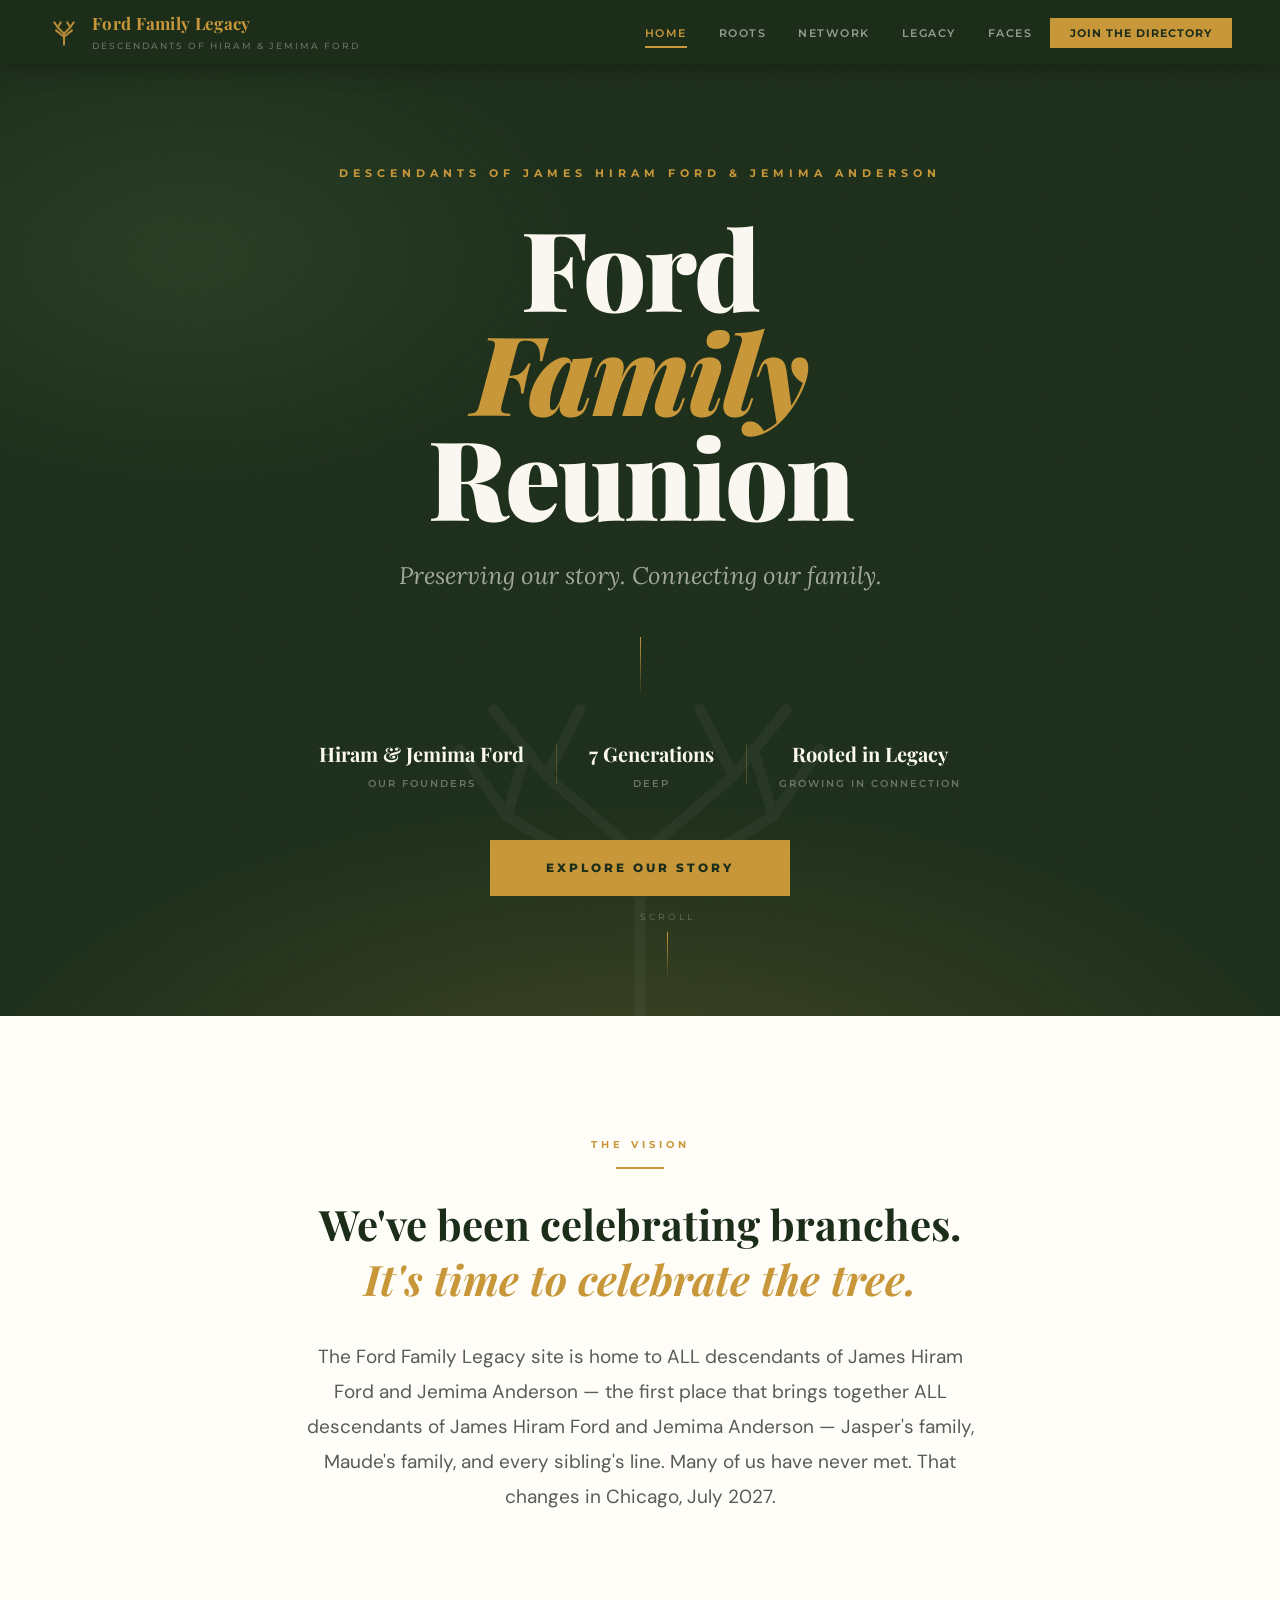
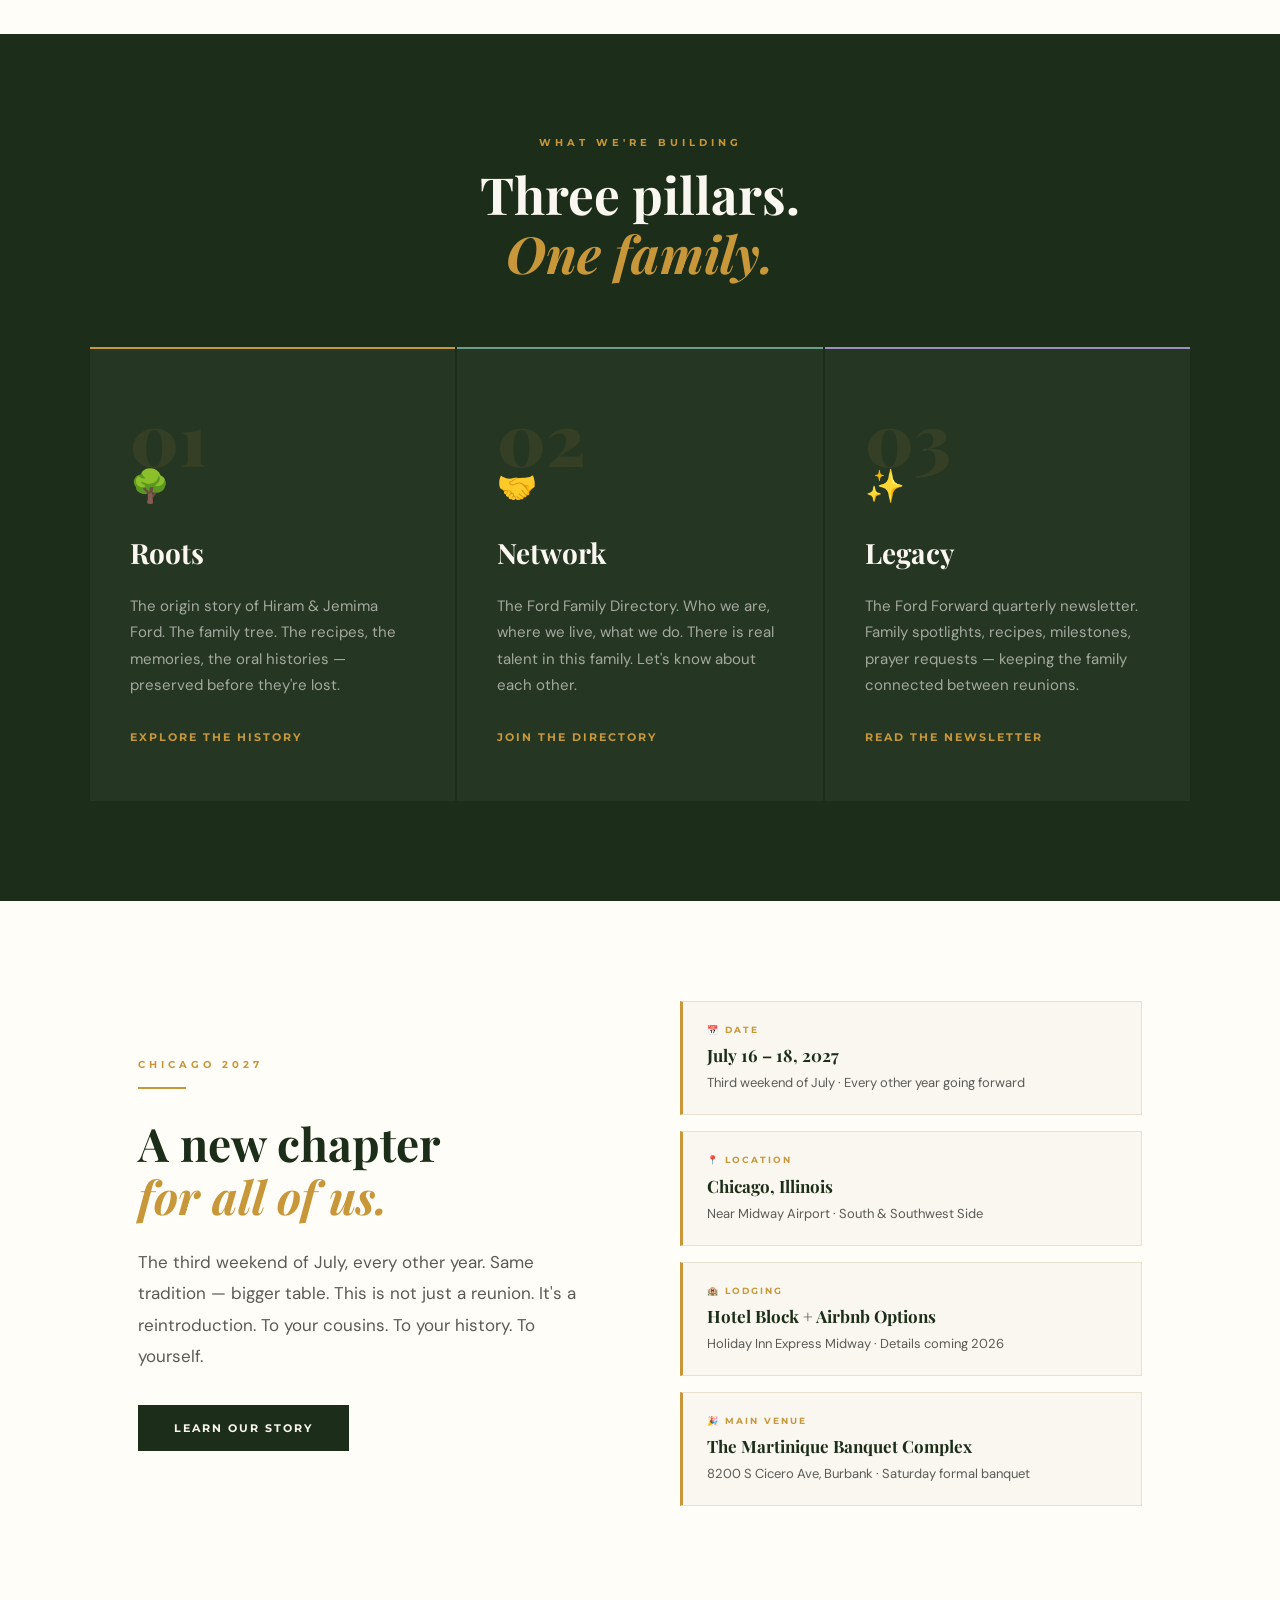
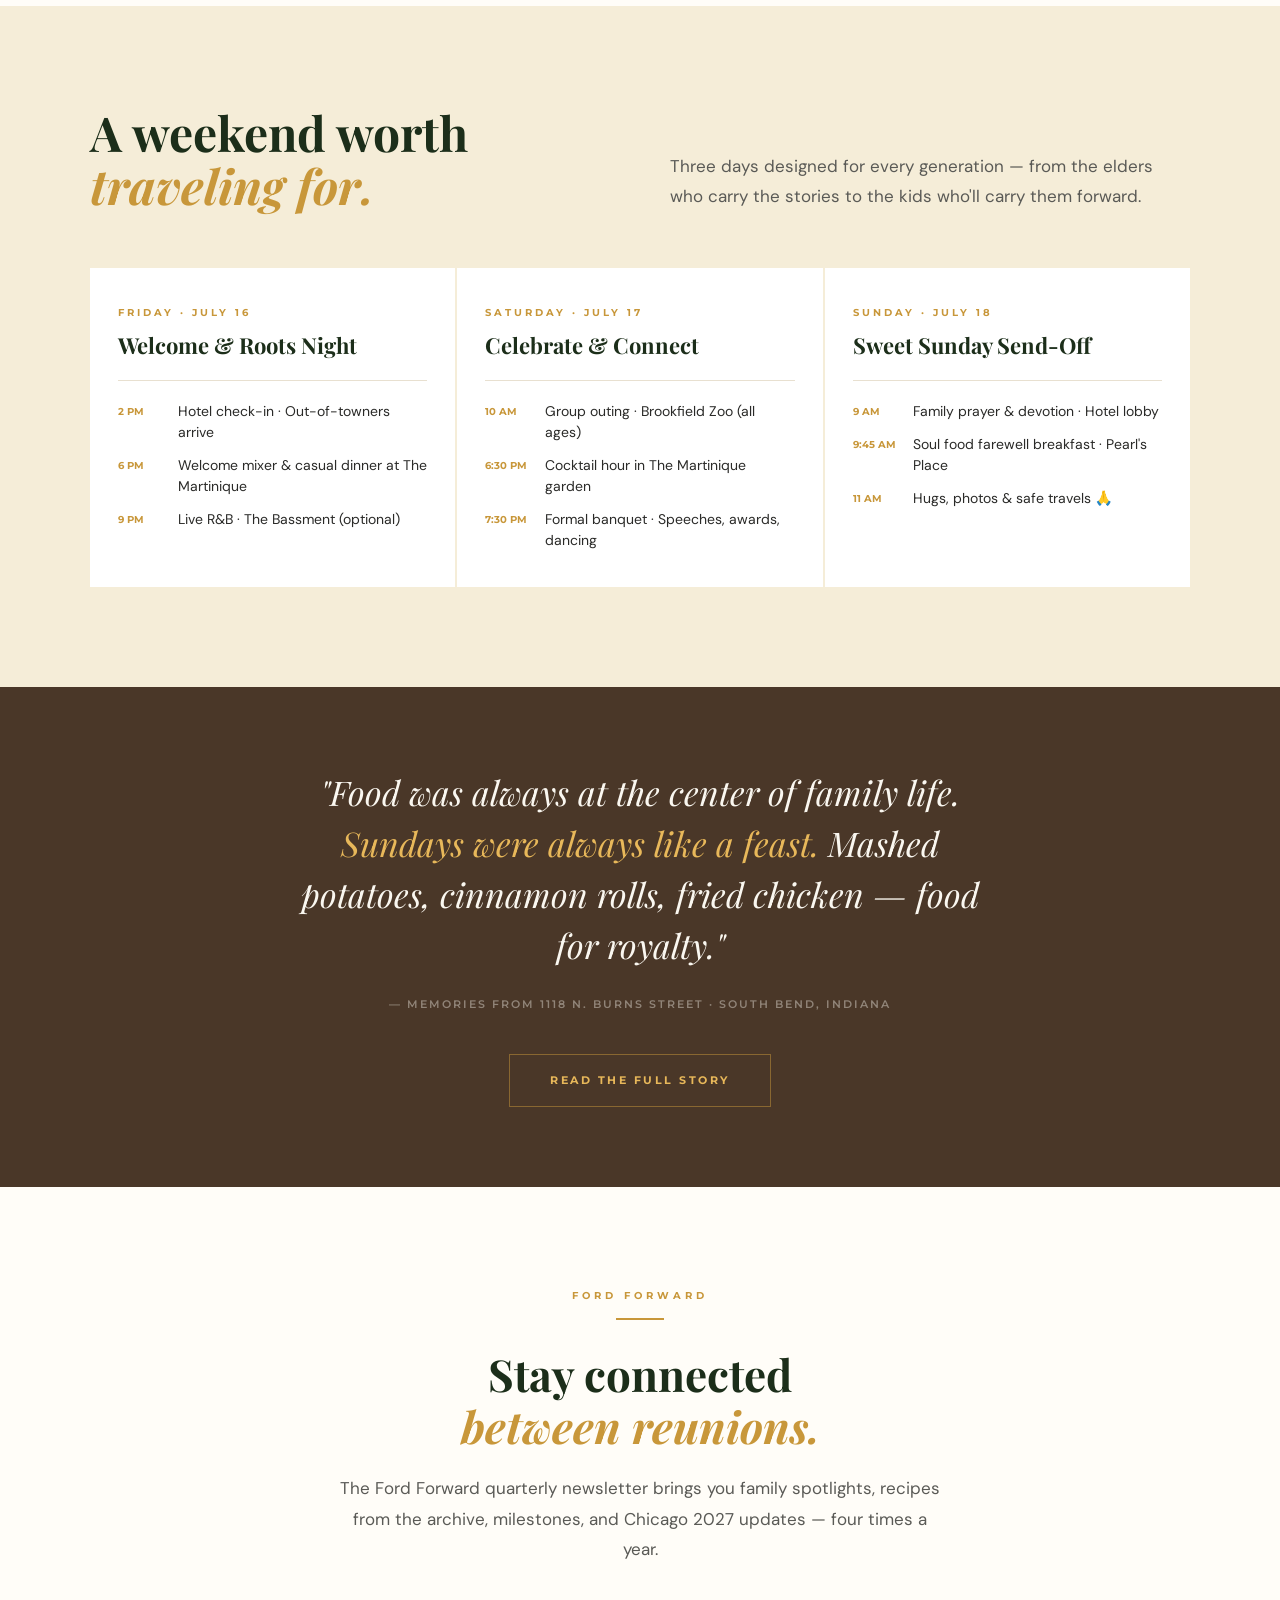
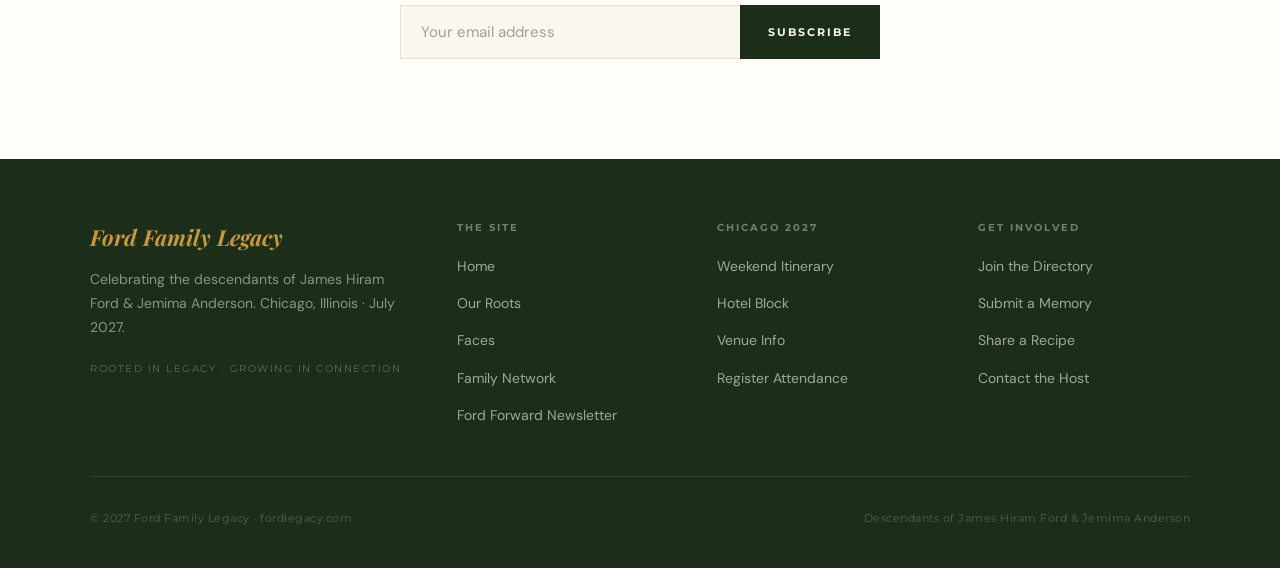
<file: index.html>
<!DOCTYPE html>
<html lang="en">
<head>
<meta charset="UTF-8">
<meta name="viewport" content="width=device-width, initial-scale=1.0">
<title>Ford Family Legacy</title>
<link rel="stylesheet" href="shared.css">
<style>
  /* ── HERO ── */
  .hero {
    background: var(--forest);
    min-height: 100vh;
    display: flex;
    flex-direction: column;
    justify-content: center;
    align-items: center;
    text-align: center;
    padding: 100px 40px 120px;
    position: relative;
    overflow: hidden;
  }

  .hero-bg {
    position: absolute;
    inset: 0;
    background:
      radial-gradient(ellipse 80% 50% at 50% 110%, rgba(200,151,58,0.2) 0%, transparent 65%),
      radial-gradient(ellipse 50% 40% at 15% 20%, rgba(61,92,53,0.35) 0%, transparent 60%),
      radial-gradient(ellipse 40% 40% at 85% 15%, rgba(28,46,26,0.7) 0%, transparent 60%);
  }

  /* Subtle grain */
  .hero-grain {
    position: absolute;
    inset: 0;
    opacity: 0.03;
    background-image: url("data:image/svg+xml,%3Csvg viewBox='0 0 256 256' xmlns='http://www.w3.org/2000/svg'%3E%3Cfilter id='noise'%3E%3CfeTurbulence type='fractalNoise' baseFrequency='0.9' numOctaves='4' stitchTiles='stitch'/%3E%3C/filter%3E%3Crect width='100%25' height='100%25' filter='url(%23noise)'/%3E%3C/svg%3E");
    background-size: 200px;
  }

  .hero-tree {
    position: absolute;
    bottom: 0;
    left: 50%;
    transform: translateX(-50%);
    width: 600px;
    height: 400px;
    opacity: 0.04;
  }

  .hero-content { position: relative; z-index: 2; max-width: 860px; }

  .hero-eyebrow {
    font-family: 'Montserrat', sans-serif;
    font-size: 11px;
    font-weight: 700;
    letter-spacing: 5px;
    text-transform: uppercase;
    color: var(--gold);
    margin-bottom: 32px;
    opacity: 0;
    animation: fadeUp 0.8s ease forwards 0.3s;
  }

  .hero-title {
    font-family: 'Playfair Display', serif;
    font-size: clamp(56px, 9vw, 110px);
    font-weight: 900;
    color: var(--cream);
    line-height: 0.95;
    letter-spacing: -2px;
    opacity: 0;
    animation: fadeUp 0.9s ease forwards 0.5s;
  }

  .hero-title .gold { color: var(--gold); }
  .hero-title .italic { font-style: italic; }

  .hero-tagline {
    font-family: 'Lora', serif;
    font-size: clamp(18px, 2.5vw, 24px);
    font-style: italic;
    color: rgba(250,247,240,0.6);
    margin-top: 28px;
    opacity: 0;
    animation: fadeUp 0.8s ease forwards 0.7s;
  }

  .hero-divider {
    width: 1px;
    height: 60px;
    background: linear-gradient(to bottom, var(--gold), transparent);
    margin: 40px auto;
    opacity: 0;
    animation: fadeUp 0.8s ease forwards 0.9s;
  }

  .hero-details {
    display: flex;
    align-items: center;
    justify-content: center;
    gap: 32px;
    opacity: 0;
    animation: fadeUp 0.8s ease forwards 1.0s;
  }

  .hero-detail {
    text-align: center;
  }

  .hero-detail-val {
    font-family: 'Playfair Display', serif;
    font-size: 20px;
    font-weight: 700;
    color: var(--cream);
  }

  .hero-detail-label {
    font-family: 'Montserrat', sans-serif;
    font-size: 10px;
    font-weight: 600;
    letter-spacing: 2px;
    text-transform: uppercase;
    color: rgba(250,247,240,0.35);
    margin-top: 4px;
  }

  .hero-detail-sep {
    width: 1px;
    height: 40px;
    background: rgba(200,151,58,0.3);
  }

  .hero-cta {
    display: inline-block;
    margin-top: 48px;
    padding: 18px 56px;
    background: var(--gold);
    color: var(--forest);
    font-family: 'Montserrat', sans-serif;
    font-size: 12px;
    font-weight: 800;
    letter-spacing: 3px;
    text-transform: uppercase;
    text-decoration: none;
    transition: background 0.2s, transform 0.15s;
    opacity: 0;
    animation: fadeUp 0.8s ease forwards 1.1s;
  }

  .hero-cta:hover {
    background: var(--gold-light);
    transform: translateY(-3px);
  }

  .scroll-indicator {
    position: absolute;
    bottom: 36px;
    left: 50%;
    transform: translateX(-50%);
    display: flex;
    flex-direction: column;
    align-items: center;
    gap: 8px;
    opacity: 0;
    animation: fadeUp 0.8s ease forwards 1.3s;
  }

  .scroll-indicator span {
    font-family: 'Montserrat', sans-serif;
    font-size: 9px;
    letter-spacing: 3px;
    text-transform: uppercase;
    color: rgba(250,247,240,0.3);
  }

  .scroll-line {
    width: 1px;
    height: 48px;
    background: linear-gradient(to bottom, var(--gold), transparent);
    animation: scrollBounce 2s ease-in-out infinite 1.5s;
  }

  /* ── STATEMENT ── */
  .statement {
    padding: 120px 48px;
    max-width: 820px;
    margin: 0 auto;
    text-align: center;
  }

  .statement-text {
    font-family: 'Playfair Display', serif;
    font-size: clamp(26px, 4vw, 42px);
    font-weight: 700;
    color: var(--forest);
    line-height: 1.3;
    margin-bottom: 32px;
  }

  .statement-text em { color: var(--gold); font-style: italic; }

  .statement-body {
    font-size: 19px;
    line-height: 1.85;
    color: var(--mid);
    max-width: 680px;
    margin: 0 auto;
  }

  /* ── THREE PILLARS ── */
  .pillars {
    background: var(--forest);
    padding: 100px 48px;
  }

  .pillars-inner { max-width: 1100px; margin: 0 auto; }

  .pillars-header {
    text-align: center;
    margin-bottom: 64px;
  }

  .pillars-title {
    font-family: 'Playfair Display', serif;
    font-size: clamp(32px, 4vw, 52px);
    font-weight: 700;
    color: var(--cream);
    line-height: 1.15;
  }

  .pillars-title em { color: var(--gold); font-style: italic; }

  .pillars-grid {
    display: grid;
    grid-template-columns: repeat(3, 1fr);
    gap: 2px;
  }

  .pillar-card {
    background: rgba(255,255,255,0.04);
    padding: 52px 40px;
    text-decoration: none;
    display: block;
    transition: background 0.3s;
    border-top: 2px solid transparent;
    position: relative;
    overflow: hidden;
  }

  .pillar-card::after {
    content: '→';
    position: absolute;
    bottom: 28px;
    right: 32px;
    font-size: 20px;
    color: var(--gold);
    opacity: 0;
    transform: translateX(-8px);
    transition: all 0.3s;
  }

  .pillar-card:hover {
    background: rgba(255,255,255,0.08);
  }

  .pillar-card:hover::after {
    opacity: 1;
    transform: translateX(0);
  }

  .pillar-card.roots { border-top-color: var(--gold); }
  .pillar-card.network { border-top-color: #6B9E8A; }
  .pillar-card.legacy { border-top-color: #9B8EC4; }

  .pillar-num {
    font-family: 'Playfair Display', serif;
    font-size: 72px;
    font-weight: 900;
    color: rgba(200,151,58,0.1);
    line-height: 1;
    margin-bottom: -14px;
  }

  .pillar-icon {
    font-size: 32px;
    margin-bottom: 16px;
    display: block;
  }

  .pillar-name {
    font-family: 'Playfair Display', serif;
    font-size: 28px;
    font-weight: 700;
    color: var(--cream);
    margin-bottom: 16px;
  }

  .pillar-desc {
    font-size: 15px;
    line-height: 1.75;
    color: rgba(250,247,240,0.6);
    margin-bottom: 24px;
  }

  .pillar-link {
    font-family: 'Montserrat', sans-serif;
    font-size: 11px;
    font-weight: 700;
    letter-spacing: 2px;
    text-transform: uppercase;
    color: var(--gold);
  }

  /* ── REUNION INFO ── */
  .reunion-section {
    padding: 100px 48px;
    max-width: 1100px;
    margin: 0 auto;
    display: grid;
    grid-template-columns: 1fr 1fr;
    gap: 80px;
    align-items: center;
  }

  .reunion-text {}

  .reunion-title {
    font-family: 'Playfair Display', serif;
    font-size: clamp(32px, 4vw, 48px);
    font-weight: 700;
    color: var(--forest);
    line-height: 1.15;
    margin-bottom: 28px;
  }

  .reunion-title em { color: var(--gold); font-style: italic; }

  .reunion-body {
    font-size: 17px;
    line-height: 1.85;
    color: var(--mid);
    margin-bottom: 20px;
  }

  .reunion-info-cards {
    display: flex;
    flex-direction: column;
    gap: 16px;
  }

  .info-card {
    background: var(--cream);
    border: 1px solid var(--light-border);
    border-left: 3px solid var(--gold);
    padding: 20px 24px;
  }

  .info-card-label {
    font-family: 'Montserrat', sans-serif;
    font-size: 9px;
    font-weight: 700;
    letter-spacing: 2px;
    text-transform: uppercase;
    color: var(--gold);
    margin-bottom: 4px;
  }

  .info-card-value {
    font-family: 'Playfair Display', serif;
    font-size: 17px;
    font-weight: 700;
    color: var(--forest);
  }

  .info-card-detail {
    font-size: 13px;
    color: var(--mid);
    margin-top: 2px;
  }

  /* ── WEEKEND PREVIEW ── */
  .weekend {
    background: var(--parchment);
    padding: 100px 48px;
  }

  .weekend-inner { max-width: 1100px; margin: 0 auto; }

  .weekend-header {
    display: grid;
    grid-template-columns: 1fr 1fr;
    gap: 60px;
    align-items: end;
    margin-bottom: 56px;
  }

  .weekend-title {
    font-family: 'Playfair Display', serif;
    font-size: clamp(30px, 4vw, 48px);
    font-weight: 700;
    color: var(--forest);
    line-height: 1.1;
  }

  .weekend-title em { color: var(--gold); font-style: italic; }

  .weekend-intro {
    font-size: 17px;
    color: var(--mid);
    line-height: 1.8;
    padding-top: 12px;
  }

  .days-grid {
    display: grid;
    grid-template-columns: repeat(3, 1fr);
    gap: 2px;
  }

  .day-card {
    background: white;
    padding: 36px 28px;
  }

  .day-label {
    font-family: 'Montserrat', sans-serif;
    font-size: 10px;
    font-weight: 700;
    letter-spacing: 3px;
    text-transform: uppercase;
    color: var(--gold);
    margin-bottom: 6px;
  }

  .day-name {
    font-family: 'Playfair Display', serif;
    font-size: 22px;
    font-weight: 700;
    color: var(--forest);
    margin-bottom: 20px;
    padding-bottom: 16px;
    border-bottom: 1px solid var(--light-border);
  }

  .day-events {
    list-style: none;
    display: flex;
    flex-direction: column;
    gap: 12px;
  }

  .day-event {
    display: flex;
    gap: 12px;
    align-items: flex-start;
  }

  .day-event-time {
    font-family: 'Montserrat', sans-serif;
    font-size: 10px;
    font-weight: 700;
    color: var(--gold);
    white-space: nowrap;
    padding-top: 2px;
    min-width: 48px;
  }

  .day-event-name {
    font-size: 14px;
    color: var(--charcoal);
    line-height: 1.5;
  }

  /* ── FAMILY HISTORY TEASER ── */
  .history-teaser {
    background: var(--bark);
    padding: 80px 48px;
    text-align: center;
  }

  .history-teaser-inner { max-width: 700px; margin: 0 auto; }

  .history-quote {
    font-family: 'Playfair Display', serif;
    font-size: clamp(22px, 3vw, 34px);
    font-weight: 400;
    font-style: italic;
    color: var(--cream);
    line-height: 1.5;
    margin-bottom: 24px;
  }

  .history-quote span { color: var(--gold-light); }

  .history-attr {
    font-family: 'Montserrat', sans-serif;
    font-size: 11px;
    font-weight: 600;
    letter-spacing: 2px;
    text-transform: uppercase;
    color: rgba(250,247,240,0.4);
    margin-bottom: 40px;
  }

  .history-cta {
    display: inline-block;
    padding: 16px 40px;
    border: 1.5px solid rgba(200,151,58,0.5);
    color: var(--gold-light);
    font-family: 'Montserrat', sans-serif;
    font-size: 11px;
    font-weight: 700;
    letter-spacing: 2.5px;
    text-transform: uppercase;
    text-decoration: none;
    transition: all 0.2s;
  }

  .history-cta:hover {
    background: var(--gold);
    border-color: var(--gold);
    color: var(--forest);
  }

  /* ── NEWSLETTER SIGNUP ── */
  .newsletter-signup {
    padding: 100px 48px;
    max-width: 700px;
    margin: 0 auto;
    text-align: center;
  }

  .signup-title {
    font-family: 'Playfair Display', serif;
    font-size: clamp(28px, 4vw, 44px);
    font-weight: 700;
    color: var(--forest);
    line-height: 1.2;
    margin-bottom: 20px;
  }

  .signup-title em { color: var(--gold); font-style: italic; }

  .signup-body {
    font-size: 17px;
    color: var(--mid);
    line-height: 1.8;
    margin-bottom: 40px;
  }

  .signup-form {
    display: flex;
    gap: 0;
    max-width: 480px;
    margin: 0 auto;
  }

  .signup-input {
    flex: 1;
    padding: 16px 20px;
    border: 1.5px solid var(--light-border);
    border-right: none;
    font-family: 'DM Sans', sans-serif;
    font-size: 15px;
    color: var(--charcoal);
    background: var(--cream);
    outline: none;
    transition: border-color 0.2s;
  }

  .signup-input:focus { border-color: var(--gold); }
  .signup-input::placeholder { color: #A0A09A; }

  .signup-btn {
    padding: 16px 28px;
    background: var(--forest);
    color: var(--cream);
    font-family: 'Montserrat', sans-serif;
    font-size: 11px;
    font-weight: 700;
    letter-spacing: 2px;
    text-transform: uppercase;
    border: none;
    cursor: pointer;
    white-space: nowrap;
    transition: background 0.2s;
  }

  .signup-btn:hover { background: var(--gold); color: var(--forest); }

  /* ── ANIMATIONS ── */
  @keyframes fadeUp {
    from { opacity: 0; transform: translateY(20px); }
    to { opacity: 1; transform: translateY(0); }
  }

  @keyframes scrollBounce {
    0%, 100% { opacity: 0.3; transform: scaleY(0.8); }
    50% { opacity: 1; transform: scaleY(1); }
  }

  /* ── RESPONSIVE ── */
  @media (max-width: 900px) {
    .pillars-grid { grid-template-columns: 1fr; gap: 2px; }
    .reunion-section { grid-template-columns: 1fr; gap: 48px; padding: 60px 24px; }
    .weekend-header { grid-template-columns: 1fr; gap: 20px; }
    .days-grid { grid-template-columns: 1fr; }
    .statement { padding: 80px 24px; }
    .pillars { padding: 80px 24px; }
    .weekend { padding: 80px 24px; }
    .history-teaser { padding: 60px 24px; }
    .newsletter-signup { padding: 80px 24px; }
    .signup-form { flex-direction: column; }
    .signup-input { border-right: 1.5px solid var(--light-border); border-bottom: none; }
  }
</style>
</head>
<body>

<!-- NAV -->
<nav class="site-nav">
  <a href="index.html" class="nav-brand">
    <svg class="nav-brand-tree" viewBox="0 0 40 40" fill="none" xmlns="http://www.w3.org/2000/svg">
      <path d="M20 36 L20 22 M20 22 L12 14 M20 22 L28 14 M20 26 L10 18 M20 26 L30 18 M12 14 L8 8 M12 14 L16 8 M28 14 L24 8 M28 14 L32 8" stroke="#C8973A" stroke-width="2.5" stroke-linecap="round"/>
    </svg>
    <div>
      <span class="nav-brand-text">Ford Family Legacy</span>
      <span class="nav-brand-sub">Descendants of Hiram &amp; Jemima Ford</span>
    </div>
  </a>
    <ul class="nav-links">
    <li><a href="index.html" class="active">Home</a></li>
    <li><a href="roots.html">Roots</a></li>
    <li><a href="network.html">Network</a></li>
    <li><a href="newsletter.html">Legacy</a></li>
    <li><a href="faces.html">Faces</a></li>
    <li><a href="network.html" class="nav-cta">Join the Directory</a></li>
  </ul>  <button class="nav-mobile-toggle" onclick="toggleMobileNav()">
    <span></span><span></span><span></span>
  </button>
</nav>

<!-- HERO -->
<section class="hero">
  <div class="hero-bg"></div>
  <div class="hero-grain"></div>
  <svg class="hero-tree" viewBox="0 0 400 300" xmlns="http://www.w3.org/2000/svg">
    <path d="M200 300 L200 180 M200 180 L130 120 M200 180 L270 120 M200 210 L100 150 M200 210 L300 150 M130 120 L90 70 M130 120 L155 70 M270 120 L245 70 M270 120 L310 70 M100 150 L65 100 M100 150 L115 100 M300 150 L285 100 M300 150 L335 100" stroke="white" stroke-width="8" fill="none" stroke-linecap="round"/>
  </svg>
  <div class="hero-content">
    <p class="hero-eyebrow">Descendants of James Hiram Ford & Jemima Anderson</p>
    <h1 class="hero-title">
      Ford<br>
      <span class="gold italic">Family</span><br>
      Reunion
    </h1>
    <p class="hero-tagline">Preserving our story. Connecting our family.</p>
    <div class="hero-divider"></div>
    <div class="hero-details">
      <div class="hero-detail">
        <div class="hero-detail-val">Hiram &amp; Jemima Ford</div>
        <div class="hero-detail-label">Our Founders</div>
      </div>
      <div class="hero-detail-sep"></div>
      <div class="hero-detail">
        <div class="hero-detail-val">7 Generations</div>
        <div class="hero-detail-label">Deep</div>
      </div>
      <div class="hero-detail-sep"></div>
      <div class="hero-detail">
        <div class="hero-detail-val">Rooted in Legacy</div>
        <div class="hero-detail-label">Growing in Connection</div>
      </div>
    </div>
    <a href="roots.html" class="hero-cta">Explore Our Story</a>
  </div>
  <div class="scroll-indicator">
    <span>Scroll</span>
    <div class="scroll-line"></div>
  </div>
</section>

<!-- STATEMENT -->
<section class="statement">
  <div class="reveal">
    <p class="section-label" style="text-align:center; display:block;">The Vision</p>
    <div class="gold-rule center"></div>
    <h2 class="statement-text">We've been celebrating branches.<br><em>It's time to celebrate the tree.</em></h2>
    <p class="statement-body">The Ford Family Legacy site is home to ALL descendants of James Hiram Ford and Jemima Anderson — the first place that brings together ALL descendants of James Hiram Ford and Jemima Anderson — Jasper's family, Maude's family, and every sibling's line. Many of us have never met. That changes in Chicago, July 2027.</p>
  </div>
</section>

<!-- THREE PILLARS -->
<section class="pillars">
  <div class="pillars-inner">
    <div class="pillars-header reveal">
      <span class="section-label" style="display:block; text-align:center;">What We're Building</span>
      <h2 class="pillars-title">Three pillars.<br><em>One family.</em></h2>
    </div>
    <div class="pillars-grid">
      <a href="roots.html" class="pillar-card roots reveal reveal-d1">
        <div class="pillar-num">01</div>
        <span class="pillar-icon">🌳</span>
        <h3 class="pillar-name">Roots</h3>
        <p class="pillar-desc">The origin story of Hiram & Jemima Ford. The family tree. The recipes, the memories, the oral histories — preserved before they're lost.</p>
        <span class="pillar-link">Explore the History</span>
      </a>
      <a href="network.html" class="pillar-card network reveal reveal-d2">
        <div class="pillar-num">02</div>
        <span class="pillar-icon">🤝</span>
        <h3 class="pillar-name">Network</h3>
        <p class="pillar-desc">The Ford Family Directory. Who we are, where we live, what we do. There is real talent in this family. Let's know about each other.</p>
        <span class="pillar-link">Join the Directory</span>
      </a>
      <a href="newsletter.html" class="pillar-card legacy reveal reveal-d3">
        <div class="pillar-num">03</div>
        <span class="pillar-icon">✨</span>
        <h3 class="pillar-name">Legacy</h3>
        <p class="pillar-desc">The Ford Forward quarterly newsletter. Family spotlights, recipes, milestones, prayer requests — keeping the family connected between reunions.</p>
        <span class="pillar-link">Read the Newsletter</span>
      </a>
    </div>
  </div>
</section>

<!-- REUNION INFO -->
<section style="padding: 100px 48px; max-width: 1100px; margin: 0 auto; display: grid; grid-template-columns: 1fr 1fr; gap: 80px; align-items: center;">
  <div class="reveal">
    <span class="section-label">Chicago 2027</span>
    <div class="gold-rule"></div>
    <h2 style="font-family: 'Playfair Display', serif; font-size: clamp(30px, 4vw, 46px); font-weight: 700; color: var(--forest); line-height: 1.15; margin-bottom: 24px;">A new chapter<br><em style="color: var(--gold); font-style: italic;">for all of us.</em></h2>
    <p style="font-size: 17px; line-height: 1.85; color: var(--mid); margin-bottom: 20px;">The third weekend of July, every other year. Same tradition — bigger table. This is not just a reunion. It's a reintroduction. To your cousins. To your history. To yourself.</p>
    <a href="roots.html" style="display:inline-block; margin-top:12px; padding: 14px 36px; background: var(--forest); color: var(--cream); font-family: 'Montserrat', sans-serif; font-size: 11px; font-weight: 700; letter-spacing: 2px; text-transform: uppercase; text-decoration: none; transition: background 0.2s;" onmouseover="this.style.background='var(--gold)'; this.style.color='var(--forest)'" onmouseout="this.style.background='var(--forest)'; this.style.color='var(--cream)'">Learn Our Story</a>
  </div>
  <div style="display: flex; flex-direction: column; gap: 16px;" class="reveal reveal-d2">
    <div class="info-card">
      <div class="info-card-label">📅 Date</div>
      <div class="info-card-value">July 16 – 18, 2027</div>
      <div class="info-card-detail">Third weekend of July · Every other year going forward</div>
    </div>
    <div class="info-card">
      <div class="info-card-label">📍 Location</div>
      <div class="info-card-value">Chicago, Illinois</div>
      <div class="info-card-detail">Near Midway Airport · South & Southwest Side</div>
    </div>
    <div class="info-card">
      <div class="info-card-label">🏨 Lodging</div>
      <div class="info-card-value">Hotel Block + Airbnb Options</div>
      <div class="info-card-detail">Holiday Inn Express Midway · Details coming 2026</div>
    </div>
    <div class="info-card">
      <div class="info-card-label">🎉 Main Venue</div>
      <div class="info-card-value">The Martinique Banquet Complex</div>
      <div class="info-card-detail">8200 S Cicero Ave, Burbank · Saturday formal banquet</div>
    </div>
  </div>
</section>

<!-- WEEKEND PREVIEW -->
<section class="weekend">
  <div class="weekend-inner">
    <div class="weekend-header reveal">
      <h2 class="weekend-title">A weekend worth<br><em>traveling for.</em></h2>
      <p class="weekend-intro">Three days designed for every generation — from the elders who carry the stories to the kids who'll carry them forward.</p>
    </div>
    <div class="days-grid">
      <div class="day-card reveal reveal-d1">
        <div class="day-label">Friday · July 16</div>
        <div class="day-name">Welcome & Roots Night</div>
        <ul class="day-events">
          <li class="day-event"><span class="day-event-time">2 PM</span><span class="day-event-name">Hotel check-in · Out-of-towners arrive</span></li>
          <li class="day-event"><span class="day-event-time">6 PM</span><span class="day-event-name">Welcome mixer & casual dinner at The Martinique</span></li>
          <li class="day-event"><span class="day-event-time">9 PM</span><span class="day-event-name">Live R&B · The Bassment (optional)</span></li>
        </ul>
      </div>
      <div class="day-card reveal reveal-d2">
        <div class="day-label">Saturday · July 17</div>
        <div class="day-name">Celebrate & Connect</div>
        <ul class="day-events">
          <li class="day-event"><span class="day-event-time">10 AM</span><span class="day-event-name">Group outing · Brookfield Zoo (all ages)</span></li>
          <li class="day-event"><span class="day-event-time">6:30 PM</span><span class="day-event-name">Cocktail hour in The Martinique garden</span></li>
          <li class="day-event"><span class="day-event-time">7:30 PM</span><span class="day-event-name">Formal banquet · Speeches, awards, dancing</span></li>
        </ul>
      </div>
      <div class="day-card reveal reveal-d3">
        <div class="day-label">Sunday · July 18</div>
        <div class="day-name">Sweet Sunday Send-Off</div>
        <ul class="day-events">
          <li class="day-event"><span class="day-event-time">9 AM</span><span class="day-event-name">Family prayer & devotion · Hotel lobby</span></li>
          <li class="day-event"><span class="day-event-time">9:45 AM</span><span class="day-event-name">Soul food farewell breakfast · Pearl's Place</span></li>
          <li class="day-event"><span class="day-event-time">11 AM</span><span class="day-event-name">Hugs, photos & safe travels 🙏</span></li>
        </ul>
      </div>
    </div>
  </div>
</section>

<!-- FAMILY HISTORY QUOTE TEASER -->
<section class="history-teaser">
  <div class="history-teaser-inner reveal">
    <p class="history-quote">"Food was always at the center of family life. <span>Sundays were always like a feast.</span> Mashed potatoes, cinnamon rolls, fried chicken — food for royalty."</p>
    <p class="history-attr">— Memories from 1118 N. Burns Street · South Bend, Indiana</p>
    <a href="roots.html" class="history-cta">Read the Full Story</a>
  </div>
</section>

<!-- NEWSLETTER SIGNUP -->
<section class="newsletter-signup">
  <div class="reveal">
    <span class="section-label" style="display:block; text-align:center;">Ford Forward</span>
    <div class="gold-rule center"></div>
    <h2 class="signup-title">Stay connected<br><em>between reunions.</em></h2>
    <p class="signup-body">The Ford Forward quarterly newsletter brings you family spotlights, recipes from the archive, milestones, and Chicago 2027 updates — four times a year.</p>
    <form class="signup-form" onsubmit="handleSignup(event)">
      <input type="email" class="signup-input" placeholder="Your email address" required>
      <button type="submit" class="signup-btn">Subscribe</button>
    </form>
  </div>
</section>

<!-- FOOTER -->
<footer class="site-footer">
  <div class="footer-grid">
    <div>
      <div class="footer-brand-name">Ford Family Legacy</div>
      <p class="footer-brand-desc">Celebrating the descendants of James Hiram Ford & Jemima Anderson. Chicago, Illinois · July 2027.</p>
      <p style="font-family: 'Montserrat', sans-serif; font-size: 10px; letter-spacing: 1.5px; text-transform: uppercase; color: rgba(250,247,240,0.3);">Rooted in Legacy · Growing in Connection</p>
    </div>
    <div>
      <p class="footer-col-title">The Site</p>
      <ul class="footer-links">
        <li><a href="index.html">Home</a></li>
        <li><a href="roots.html">Our Roots</a></li>
        <li><a href="faces.html">Faces</a></li>
        <li><a href="network.html">Family Network</a></li>
        <li><a href="newsletter.html">Ford Forward Newsletter</a></li>
      </ul>
    </div>
    <div>
      <p class="footer-col-title">Chicago 2027</p>
      <ul class="footer-links">
        <li><a href="#">Weekend Itinerary</a></li>
        <li><a href="#">Hotel Block</a></li>
        <li><a href="#">Venue Info</a></li>
        <li><a href="#">Register Attendance</a></li>
      </ul>
    </div>
    <div>
      <p class="footer-col-title">Get Involved</p>
      <ul class="footer-links">
        <li><a href="network.html">Join the Directory</a></li>
        <li><a href="roots.html">Submit a Memory</a></li>
        <li><a href="roots.html">Share a Recipe</a></li>
        <li><a href="#">Contact the Host</a></li>
      </ul>
    </div>
  </div>
  <div class="footer-bottom">
    <span class="footer-copy">© 2027 Ford Family Legacy · fordlegacy.com</span>
    <span class="footer-copy">Descendants of James Hiram Ford & Jemima Anderson</span>
  </div>
</footer>

<script>
  // Scroll reveal
  const reveals = document.querySelectorAll('.reveal');
  const obs = new IntersectionObserver(entries => {
    entries.forEach(e => { if (e.isIntersecting) e.target.classList.add('visible'); });
  }, { threshold: 0.08, rootMargin: '0px 0px -40px 0px' });
  reveals.forEach(el => obs.observe(el));

  function handleSignup(e) {
    e.preventDefault();
    const btn = e.target.querySelector('.signup-btn');
    btn.textContent = '✓ Subscribed!';
    btn.style.background = 'var(--gold)';
    btn.style.color = 'var(--forest)';
    setTimeout(() => { btn.textContent = 'Subscribe'; btn.style.background = ''; btn.style.color = ''; e.target.reset(); }, 3000);
  }

  function toggleMobileNav() {
    const links = document.querySelector('.nav-links');
    if (links.style.display === 'flex') {
      links.style.display = 'none';
    } else {
      links.style.display = 'flex';
      links.style.flexDirection = 'column';
      links.style.position = 'fixed';
      links.style.top = '64px';
      links.style.left = '0';
      links.style.right = '0';
      links.style.background = 'var(--forest)';
      links.style.padding = '24px';
      links.style.gap = '16px';
      links.style.zIndex = '99';
    }
  }
</script>
</body>
</html>
</file>
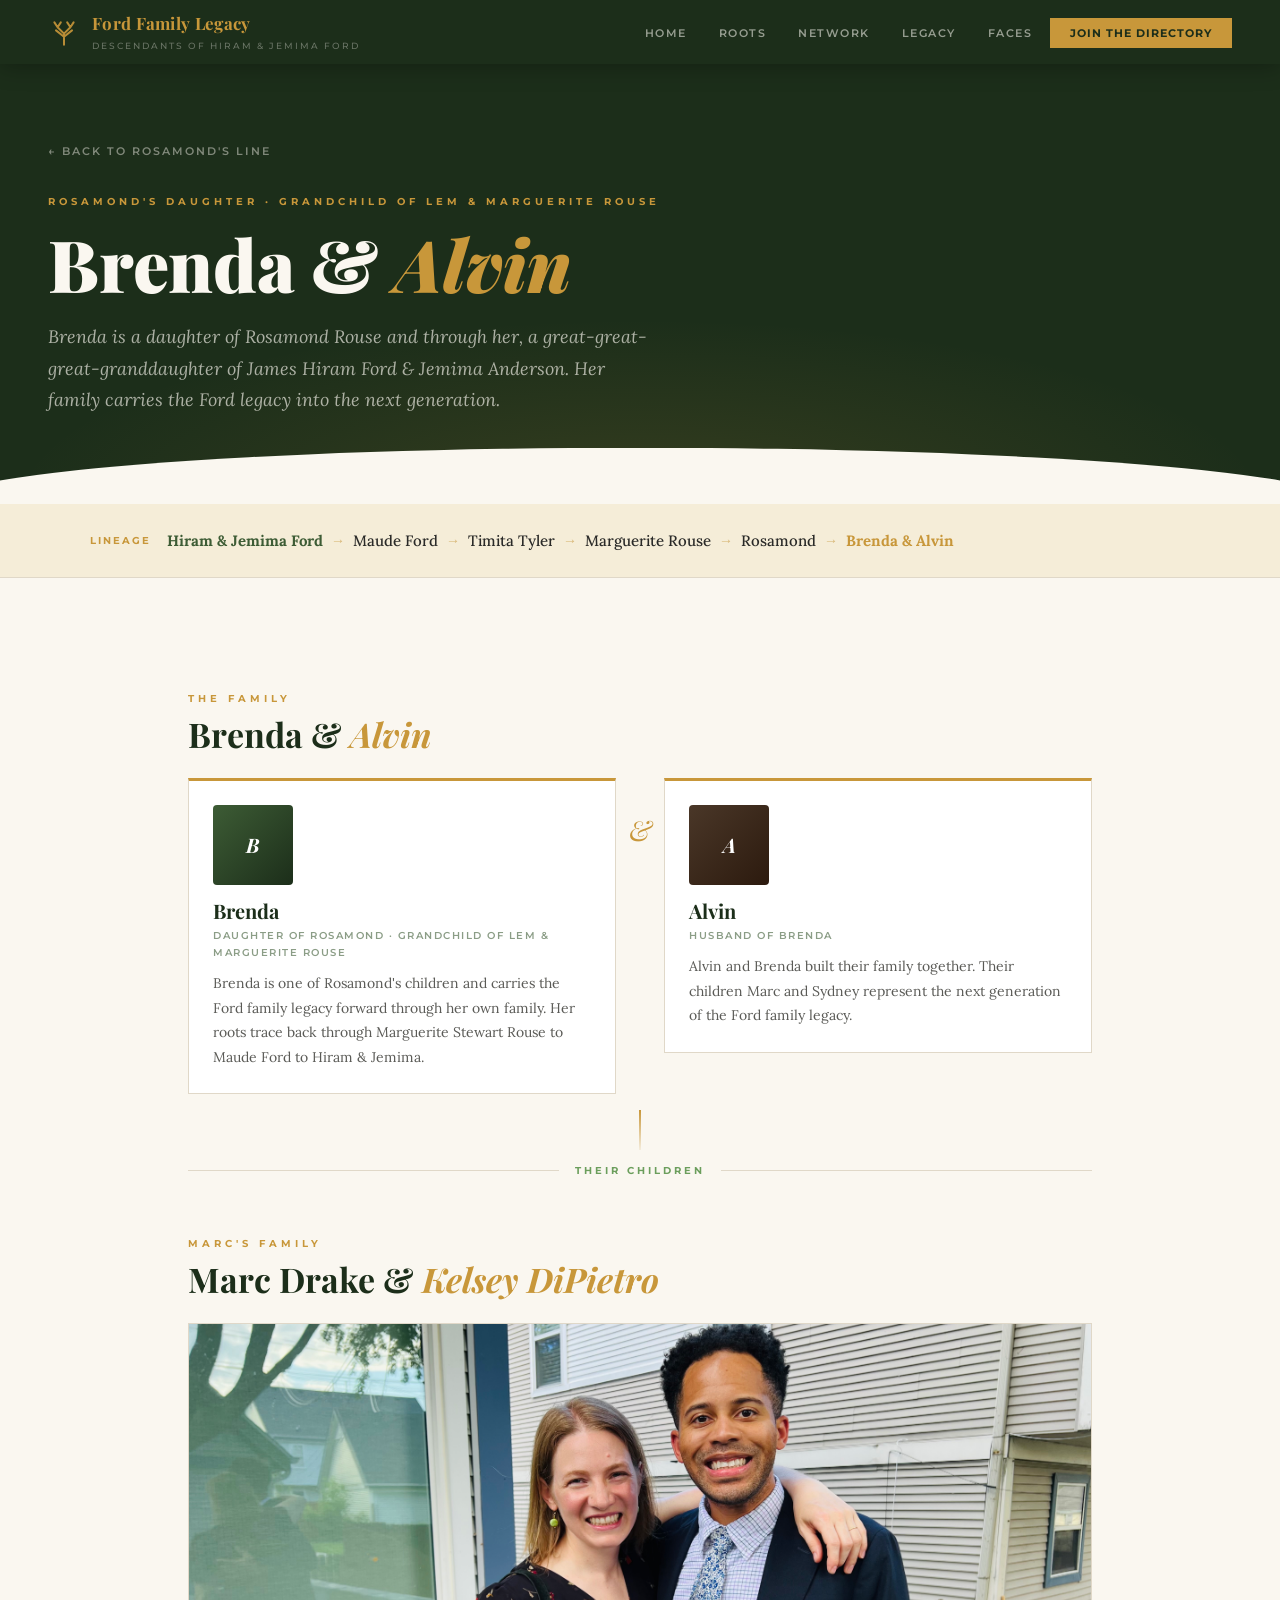
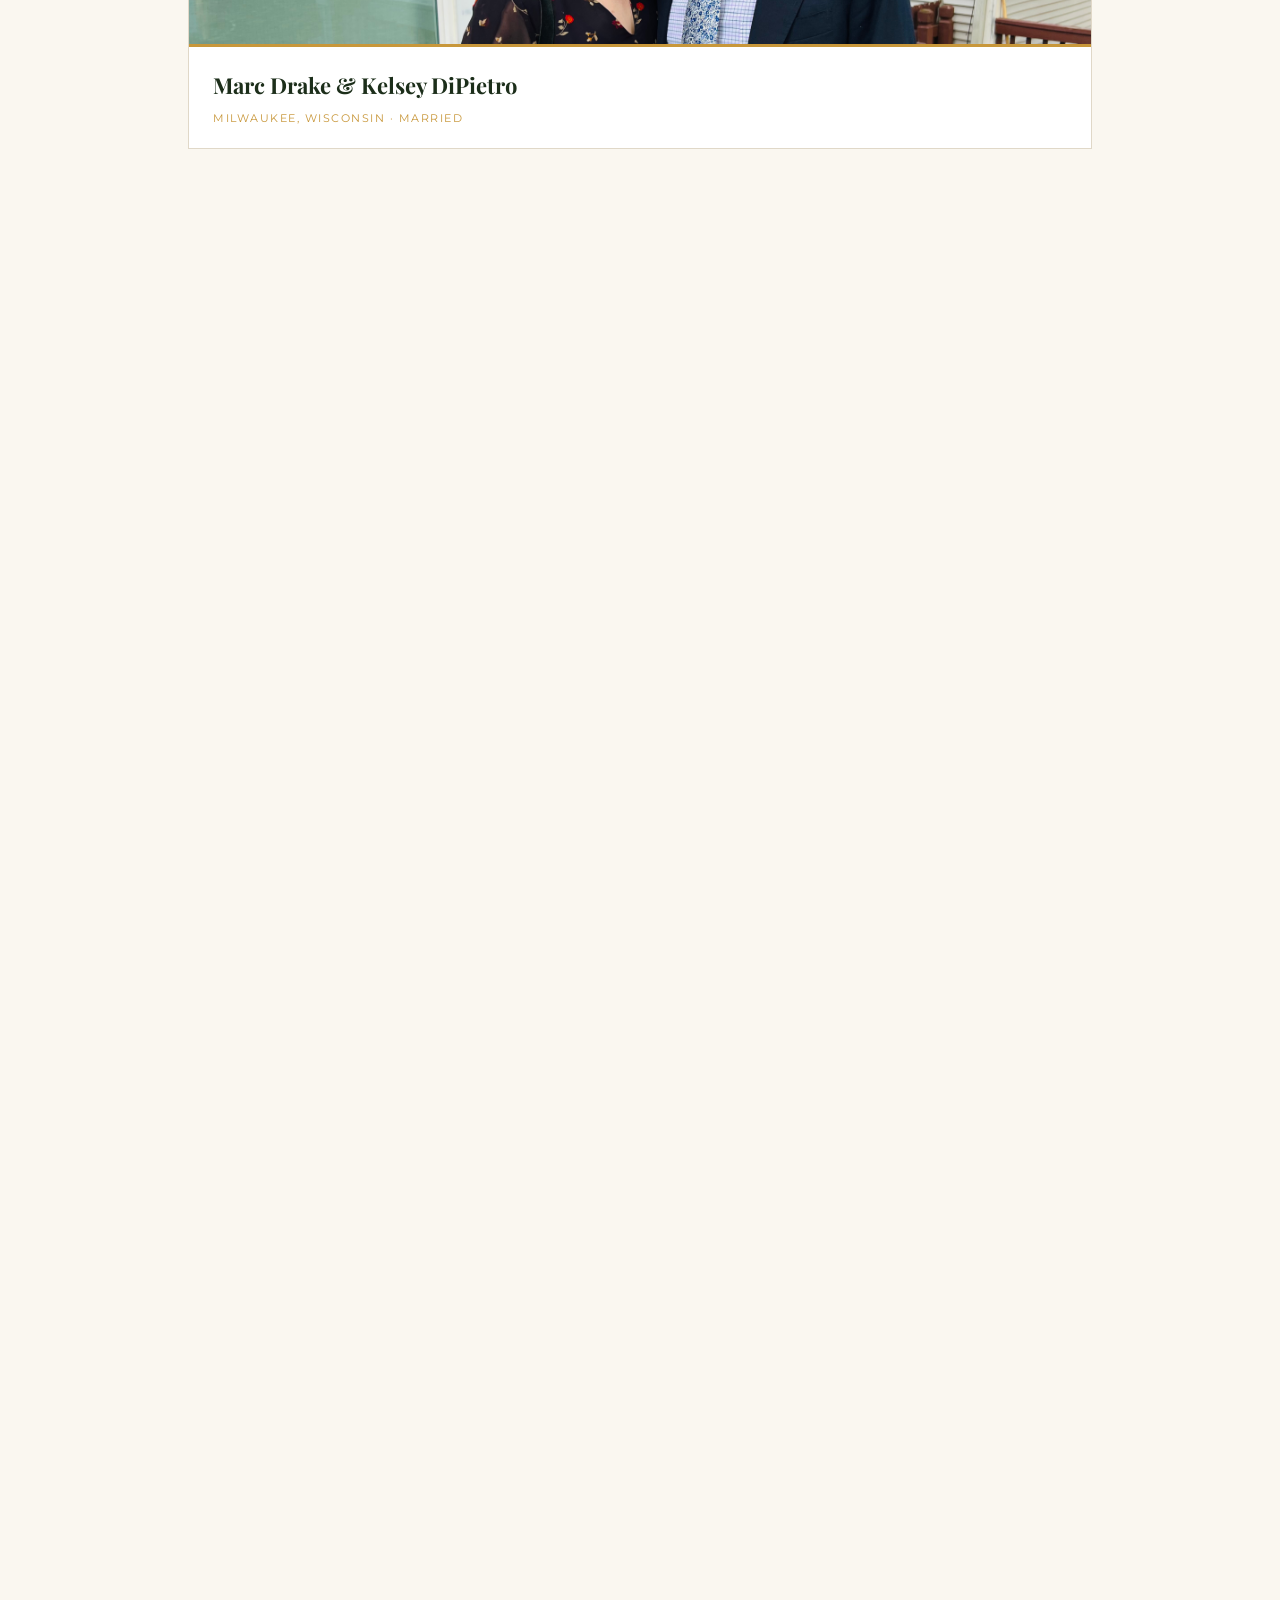
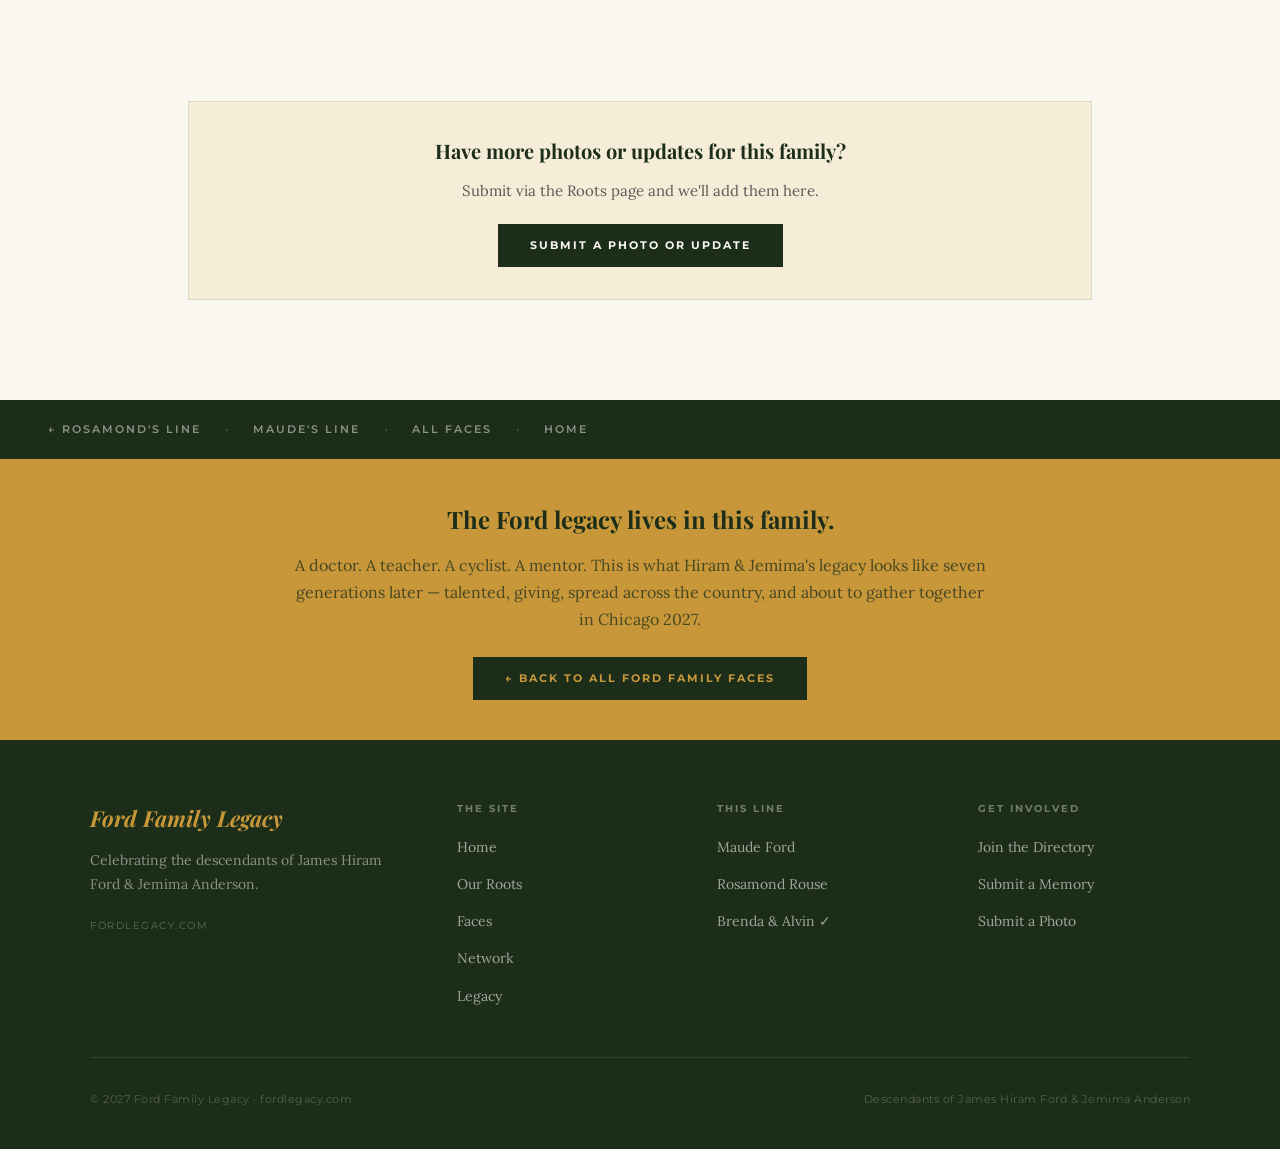
<file: brenda-alvin.html>
<!DOCTYPE html>
<html lang="en">
<head>
<meta charset="UTF-8">
<meta name="viewport" content="width=device-width, initial-scale=1.0">
<title>Brenda & Alvin — Ford Family Legacy</title>
<link rel="stylesheet" href="shared.css">
<link href="https://fonts.googleapis.com/css2?family=Playfair+Display:ital,wght@0,400;0,700;0,900;1,400;1,700&family=Lora:ital,wght@0,400;0,500;1,400;1,500&family=Montserrat:wght@300;400;500;600;700&display=swap" rel="stylesheet">
<style>
  :root {
    --forest:#1C2E1A;--gold:#C8973A;--gold-light:#E8B85A;
    --cream:#FAF7F0;--parchment:#F5EDD8;--charcoal:#2A2A28;
    --mid:#5A5A56;--light-border:#E0D8C8;--sage:#3D5C35;--sage-light:#6B9E5C;--deep:#1C2E1A;
  }
  *{margin:0;padding:0;box-sizing:border-box;}
  body{background:var(--cream);color:var(--charcoal);font-family:'Lora',serif;font-size:16px;line-height:1.7;overflow-x:hidden;}

  /* HERO */
  .hero{background:var(--forest);padding:72px 48px 88px;position:relative;overflow:hidden;}
  .hero::after{content:'';position:absolute;bottom:0;left:0;right:0;height:56px;background:var(--cream);clip-path:ellipse(55% 100% at 50% 100%);}
  .hero::before{content:'';position:absolute;inset:0;background:radial-gradient(ellipse 70% 60% at 50% 100%,rgba(200,151,58,0.15),transparent 70%);}
  .hero-inner{max-width:760px;position:relative;}
  .hero-back{display:inline-flex;align-items:center;gap:8px;font-family:'Montserrat',sans-serif;font-size:11px;font-weight:600;letter-spacing:2px;text-transform:uppercase;color:rgba(250,247,240,0.45);text-decoration:none;margin-bottom:32px;transition:color 0.2s;}
  .hero-back:hover{color:var(--gold-light);}
  .hero-eyebrow{font-family:'Montserrat',sans-serif;font-size:10px;font-weight:700;letter-spacing:4px;text-transform:uppercase;color:var(--gold);margin-bottom:16px;}
  .hero-title{font-family:'Playfair Display',serif;font-size:clamp(40px,6vw,72px);font-weight:900;color:#FAF7F0;line-height:1.05;margin-bottom:20px;}
  .hero-title em{color:var(--gold);font-style:italic;}
  .hero-desc{font-size:18px;font-style:italic;color:rgba(250,247,240,0.65);line-height:1.75;max-width:600px;}

  /* LINEAGE */
  .lineage-path{background:var(--parchment);padding:24px 48px;border-bottom:1px solid var(--light-border);}
  .lineage-inner{max-width:1100px;margin:0 auto;display:flex;align-items:center;flex-wrap:wrap;gap:8px;}
  .lin-label{font-family:'Montserrat',sans-serif;font-size:10px;font-weight:700;letter-spacing:2px;text-transform:uppercase;color:var(--gold);margin-right:8px;}
  .lin{font-family:'Lora',serif;font-size:15px;color:var(--charcoal);font-weight:500;}
  .lin.root{font-weight:700;color:var(--sage);}
  .lin.hi{color:var(--gold);font-weight:700;}
  .arr{color:var(--gold);font-size:14px;opacity:0.6;}

  /* MAIN */
  .tree-content{max-width:1000px;margin:0 auto;padding:60px 48px 100px;}

  /* PORTRAIT SQUARE */
  .portrait{width:80px;height:80px;border-radius:4px;overflow:hidden;flex-shrink:0;margin-bottom:14px;}
  .portrait img{width:100%;height:100%;object-fit:cover;object-position:top center;display:block;}
  .pp{width:100%;height:100%;display:flex;align-items:center;justify-content:center;font-family:'Playfair Display',serif;font-size:20px;font-weight:700;font-style:italic;color:white;}

  /* COUPLE ROW */
  .couple-row{display:grid;grid-template-columns:1fr 48px 1fr;gap:0;align-items:start;margin-bottom:8px;}
  .cand{font-family:'Playfair Display',serif;font-size:28px;font-style:italic;color:var(--gold);text-align:center;padding-top:28px;}

  /* PERSON CARD */
  .pcard{background:white;border:1px solid var(--light-border);border-top:3px solid var(--gold);padding:24px;}
  .pcard.sage-top{border-top-color:var(--sage);}
  .pn{font-family:'Playfair Display',serif;font-size:20px;font-weight:700;color:var(--deep);margin-bottom:4px;line-height:1.2;}
  .pd{font-family:'Montserrat',sans-serif;font-size:11px;letter-spacing:1px;color:var(--gold);margin-bottom:6px;}
  .pr{font-family:'Montserrat',sans-serif;font-size:10px;font-weight:600;letter-spacing:1.5px;text-transform:uppercase;color:rgba(61,92,53,0.6);margin-bottom:10px;}
  .ptxt{font-size:14px;line-height:1.75;color:var(--mid);}

  /* TAGS */
  .tag-row{display:flex;flex-wrap:wrap;gap:6px;margin-top:12px;}
  .tag{display:inline-flex;align-items:center;gap:5px;padding:4px 12px;background:rgba(61,92,53,0.06);border:1px solid rgba(61,92,53,0.12);border-radius:20px;font-family:'Montserrat',sans-serif;font-size:11px;font-weight:600;color:var(--sage);}
  .tag.gold{background:rgba(200,151,58,0.08);border-color:rgba(200,151,58,0.2);color:#8B6520;}

  /* CONNECTOR */
  .conn{display:flex;align-items:center;gap:16px;padding:4px 0;margin:8px 0;}
  .conn-rule{flex:1;height:1px;background:var(--light-border);}
  .conn-txt{font-family:'Montserrat',sans-serif;font-size:10px;font-weight:700;letter-spacing:3px;text-transform:uppercase;color:var(--sage-light);white-space:nowrap;}
  .conn-line{width:2px;height:40px;margin:0 auto;background:linear-gradient(to bottom,var(--gold),rgba(200,151,58,0.1));}

  /* SECTION HEADER */
  .sec-hdr{margin:52px 0 24px;}
  .sec-label{font-family:'Montserrat',sans-serif;font-size:10px;font-weight:700;letter-spacing:4px;text-transform:uppercase;color:var(--gold);display:block;margin-bottom:8px;}
  .sec-title{font-family:'Playfair Display',serif;font-size:clamp(22px,3vw,34px);font-weight:700;color:var(--deep);line-height:1.15;}
  .sec-title em{color:var(--gold);font-style:italic;}

  /* COUPLE PHOTO CARD */
  .couple-photo-card{
    background:white;border:1px solid var(--light-border);
    overflow:hidden;margin-bottom:32px;
  }
  .couple-photo-card img{
    width:100%;height:320px;object-fit:cover;object-position:center 20%;display:block;
  }
  .couple-photo-info{padding:20px 24px;border-top:3px solid var(--gold);}
  .couple-photo-names{font-family:'Playfair Display',serif;font-size:22px;font-weight:700;color:var(--deep);margin-bottom:4px;}
  .couple-photo-sub{font-family:'Montserrat',sans-serif;font-size:11px;letter-spacing:1.5px;text-transform:uppercase;color:var(--gold);}

  /* MEMBER CARD — for individual family members */
  .member-grid{display:grid;grid-template-columns:1fr 1fr;gap:24px;margin-top:8px;}

  .member-card{
    background:white;border:1px solid var(--light-border);border-top:3px solid var(--sage);
    overflow:hidden;transition:transform 0.2s,box-shadow 0.2s,border-color 0.2s;
  }
  .member-card:hover{transform:translateY(-3px);box-shadow:0 10px 24px rgba(0,0,0,0.09);border-color:var(--gold);}
  .member-card.gold-top{border-top-color:var(--gold);}

  .member-photo{width:100%;aspect-ratio:3/4;max-height:280px;overflow:hidden;background:var(--forest);}
  .member-photo img{width:100%;height:100%;object-fit:cover;object-position:top center;display:block;}
  .member-ph{width:100%;height:100%;min-height:220px;display:flex;align-items:center;justify-content:center;font-family:'Playfair Display',serif;font-size:48px;font-weight:900;font-style:italic;color:rgba(200,151,58,0.5);}

  .member-info{padding:20px 22px 22px;}
  .member-name{font-family:'Playfair Display',serif;font-size:22px;font-weight:700;color:var(--deep);margin-bottom:3px;line-height:1.2;}
  .member-rel{font-family:'Montserrat',sans-serif;font-size:10px;font-weight:600;letter-spacing:1.5px;text-transform:uppercase;color:rgba(61,92,53,0.5);margin-bottom:6px;}
  .member-location{font-family:'Montserrat',sans-serif;font-size:12px;color:var(--gold);margin-bottom:10px;display:flex;align-items:center;gap:5px;}
  .member-desc{font-size:14px;line-height:1.75;color:var(--mid);margin-bottom:12px;}

  /* BACK STRIP */
  .back-strip{background:var(--forest);padding:16px 48px;display:flex;align-items:center;gap:24px;}
  .back-strip a{font-family:'Montserrat',sans-serif;font-size:11px;font-weight:600;letter-spacing:2px;text-transform:uppercase;color:rgba(250,247,240,0.5);text-decoration:none;transition:color 0.2s;}
  .back-strip a:hover{color:var(--gold);}
  .back-strip .sep{color:rgba(250,247,240,0.2);}

  /* LEGACY NOTE */
  .legacy-note{background:var(--gold);padding:40px 48px;text-align:center;}
  .legacy-note h3{font-family:'Playfair Display',serif;font-size:24px;font-weight:700;color:var(--deep);margin-bottom:12px;}
  .legacy-note p{font-size:16px;color:rgba(28,46,26,0.75);line-height:1.7;}
  .legacy-note a{display:inline-block;margin-top:24px;padding:12px 32px;background:var(--deep);color:var(--gold);font-family:'Montserrat',sans-serif;font-size:11px;font-weight:700;letter-spacing:2px;text-transform:uppercase;text-decoration:none;}

  .reveal{opacity:0;transform:translateY(24px);transition:opacity 0.7s ease,transform 0.7s ease;}
  .reveal.visible{opacity:1;transform:none;}
  .rd1{transition-delay:0.05s;}.rd2{transition-delay:0.12s;}.rd3{transition-delay:0.19s;}

  @media(max-width:800px){
    .couple-row{grid-template-columns:1fr;}.cand{display:none;}
    .member-grid{grid-template-columns:1fr;}
    .tree-content{padding:40px 20px 80px;}
    .hero{padding:48px 24px 72px;}
    .lineage-path{padding:16px 20px;}
    .back-strip{padding:16px 20px;}
  }
</style>
</head>
<body>

<nav class="site-nav">
  <a href="index.html" class="nav-brand">
    <svg class="nav-brand-tree" viewBox="0 0 40 40" fill="none"><path d="M20 36 L20 22 M20 22 L12 14 M20 22 L28 14 M20 26 L10 18 M20 26 L30 18 M12 14 L8 8 M12 14 L16 8 M28 14 L24 8 M28 14 L32 8" stroke="#C8973A" stroke-width="2.5" stroke-linecap="round"/></svg>
    <div><span class="nav-brand-text">Ford Family Legacy</span><span class="nav-brand-sub">Descendants of Hiram &amp; Jemima Ford</span></div>
  </a>
  <ul class="nav-links">
    <li><a href="index.html">Home</a></li>
    <li><a href="roots.html">Roots</a></li>
    <li><a href="network.html">Network</a></li>
    <li><a href="newsletter.html">Legacy</a></li>
    <li><a href="faces.html">Faces</a></li>
    <li><a href="network.html" class="nav-cta">Join the Directory</a></li>
  </ul>
</nav>

<!-- HERO -->
<section class="hero">
  <div class="hero-inner">
    <a href="rosamond.html" class="hero-back">← Back to Rosamond's Line</a>
    <p class="hero-eyebrow">Rosamond's Daughter · Grandchild of Lem &amp; Marguerite Rouse</p>
    <h1 class="hero-title">Brenda &amp; <em>Alvin</em></h1>
    <p class="hero-desc">Brenda is a daughter of Rosamond Rouse and through her, a great-great-great-granddaughter of James Hiram Ford &amp; Jemima Anderson. Her family carries the Ford legacy into the next generation.</p>
  </div>
</section>

<!-- LINEAGE -->
<div class="lineage-path">
  <div class="lineage-inner">
    <span class="lin-label">Lineage</span>
    <span class="lin root">Hiram &amp; Jemima Ford</span><span class="arr">→</span>
    <span class="lin">Maude Ford</span><span class="arr">→</span>
    <span class="lin">Timita Tyler</span><span class="arr">→</span>
    <span class="lin">Marguerite Rouse</span><span class="arr">→</span>
    <span class="lin">Rosamond</span><span class="arr">→</span>
    <span class="lin hi">Brenda &amp; Alvin</span>
  </div>
</div>

<div class="tree-content">

  <!-- BRENDA & ALVIN -->
  <div class="sec-hdr reveal">
    <span class="sec-label">The Family</span>
    <h2 class="sec-title">Brenda &amp; <em>Alvin</em></h2>
  </div>

  <div class="couple-row reveal">
    <div class="pcard">
      <div class="portrait"><div class="pp" style="background:linear-gradient(135deg,#3D5C35,#1C2E1A);">B</div></div>
      <div class="pn">Brenda</div>
      <div class="pr">Daughter of Rosamond · Grandchild of Lem &amp; Marguerite Rouse</div>
      <p class="ptxt">Brenda is one of Rosamond's children and carries the Ford family legacy forward through her own family. Her roots trace back through Marguerite Stewart Rouse to Maude Ford to Hiram &amp; Jemima.</p>
    </div>
    <div class="cand">&amp;</div>
    <div class="pcard">
      <div class="portrait"><div class="pp" style="background:linear-gradient(135deg,#4A3728,#2C1A0E);">A</div></div>
      <div class="pn">Alvin</div>
      <div class="pr">Husband of Brenda</div>
      <p class="ptxt">Alvin and Brenda built their family together. Their children Marc and Sydney represent the next generation of the Ford family legacy.</p>
    </div>
  </div>

  <!-- THEIR CHILDREN -->
  <div class="conn-line reveal" style="margin-top:16px;"></div>
  <div class="conn reveal"><div class="conn-rule"></div><span class="conn-txt">Their Children</span><div class="conn-rule"></div></div>

  <!-- MARC & KELSEY COUPLE PHOTO -->
  <div class="sec-hdr reveal">
    <span class="sec-label">Marc's Family</span>
    <h2 class="sec-title">Marc Drake &amp; <em>Kelsey DiPietro</em></h2>
  </div>

  <div class="couple-photo-card reveal">
    <img src="marc-kelsey.jpg" alt="Marc Drake and Kelsey DiPietro" style="object-position:center 15%;">
    <div class="couple-photo-info">
      <div class="couple-photo-names">Marc Drake &amp; Kelsey DiPietro</div>
      <div class="couple-photo-sub">Milwaukee, Wisconsin · Married</div>
    </div>
  </div>

  <div class="member-grid">
    <!-- MARC -->
    <div class="member-card gold-top reveal rd1">
      <div class="member-photo">
        <img src="marc-drake.jpg" alt="Marc Drake" style="object-position:center 5%;">
      </div>
      <div class="member-info">
        <div class="member-name">Marc Drake</div>
        <div class="member-rel">Son of Brenda &amp; Alvin · Great-great-great-grandson of Hiram &amp; Jemima Ford</div>
        <div class="member-location">📍 Milwaukee, Wisconsin</div>
        <p class="member-desc">Marc is an Ear, Nose &amp; Throat (ENT) physician practicing in Milwaukee, Wisconsin. An accomplished doctor who represents the talent and drive that runs deep in the Ford family. When he's not in the clinic, you'll find him on two wheels — cycling is his passion, and Biscotti the dog is usually nearby.</p>
        <div class="tag-row">
          <span class="tag gold">🏥 ENT Physician</span>
          <span class="tag">🚴 Cycling</span>
          <span class="tag">🐕 Biscotti</span>
          <span class="tag">Milwaukee, WI</span>
        </div>
      </div>
    </div>

    <!-- KELSEY -->
    <div class="member-card reveal rd2">
      <div class="member-photo">
        <img src="kelsey-dipietro.jpg" alt="Kelsey DiPietro" style="object-position:center 10%;">
      </div>
      <div class="member-info">
        <div class="member-name">Kelsey DiPietro</div>
        <div class="member-rel">Wife of Marc Drake · Ford Family by Marriage</div>
        <div class="member-location">📍 Milwaukee, Wisconsin</div>
        <p class="member-desc">Kelsey married into the Ford family and is a welcome and cherished part of it. She and Marc make their home in Milwaukee, Wisconsin, where they share a life full of good medicine, long bike rides, and the best dog named Biscotti.</p>
        <div class="tag-row">
          <span class="tag">Milwaukee, WI</span>
          <span class="tag">🐕 Biscotti's co-parent</span>
        </div>
      </div>
    </div>
  </div>

  <!-- SYDNEY -->
  <div class="sec-hdr reveal" style="margin-top:56px;">
    <span class="sec-label">Sydney's Family</span>
    <h2 class="sec-title"><em>Sydney Gates</em></h2>
  </div>

  <div class="member-grid" style="grid-template-columns:1fr 1fr;">
    <div class="member-card gold-top reveal rd1">
      <div class="member-photo">
        <img src="sydney-gates.jpg" alt="Sydney Gates" style="object-position:center 10%;">
      </div>
      <div class="member-info">
        <div class="member-name">Sydney Gates</div>
        <div class="member-rel">Daughter of Brenda &amp; Alvin · Great-great-great-granddaughter of Hiram &amp; Jemima Ford</div>
        <div class="member-location">📍 Gilbert, Arizona</div>
        <p class="member-desc">Sydney is a teacher based in Gilbert, Arizona — and one of those people who makes everywhere she goes a little better. She brings that same energy to everything she does: sewing, hiking, working out, and giving back through Big Brothers Big Sisters. Sydney's commitment to youth mentorship is a living example of the Ford family legacy in action.</p>
        <div class="tag-row">
          <span class="tag gold">📚 Teacher</span>
          <span class="tag">🧵 Sewing</span>
          <span class="tag">🥾 Hiking</span>
          <span class="tag">💪 Fitness</span>
          <span class="tag">🤝 Big Brothers Big Sisters</span>
          <span class="tag">Gilbert, AZ</span>
        </div>
      </div>
    </div>

    <!-- FUTURE PARTNER PLACEHOLDER -->
    <div class="member-card reveal rd2" style="border:2px dashed var(--light-border);background:transparent;display:flex;flex-direction:column;align-items:center;justify-content:center;min-height:300px;padding:40px 24px;text-align:center;">
      <div style="font-size:40px;margin-bottom:16px;opacity:0.3;">+</div>
      <p style="font-family:'Playfair Display',serif;font-size:18px;font-weight:700;color:rgba(90,90,86,0.4);margin-bottom:8px;">Partner Card</p>
      <p style="font-size:13px;color:rgba(90,90,86,0.35);line-height:1.6;">When Sydney's partner joins the family, their card will live here.</p>
    </div>
  </div>

  <!-- SUBMIT PHOTOS -->
  <div style="margin-top:56px;padding:32px;background:var(--parchment);border:1px solid var(--light-border);text-align:center;" class="reveal">
    <p style="font-family:'Playfair Display',serif;font-size:20px;font-weight:700;color:var(--deep);margin-bottom:10px;">Have more photos or updates for this family?</p>
    <p style="font-size:15px;color:var(--mid);margin-bottom:20px;">Submit via the Roots page and we'll add them here.</p>
    <a href="roots.html" style="display:inline-block;padding:12px 32px;background:var(--forest);color:var(--cream);font-family:'Montserrat',sans-serif;font-size:11px;font-weight:700;letter-spacing:2px;text-transform:uppercase;text-decoration:none;">Submit a Photo or Update</a>
  </div>

</div>

<!-- BACK STRIP -->
<div class="back-strip">
  <a href="rosamond.html">← Rosamond's Line</a>
  <span class="sep">·</span>
  <a href="maude.html">Maude's Line</a>
  <span class="sep">·</span>
  <a href="faces.html">All Faces</a>
  <span class="sep">·</span>
  <a href="index.html">Home</a>
</div>

<!-- LEGACY NOTE -->
<div class="legacy-note">
  <div class="reveal" style="max-width:700px;margin:0 auto;">
    <h3>The Ford legacy lives in this family.</h3>
    <p>A doctor. A teacher. A cyclist. A mentor. This is what Hiram &amp; Jemima's legacy looks like seven generations later — talented, giving, spread across the country, and about to gather together in Chicago 2027.</p>
    <a href="faces.html">← Back to All Ford Family Faces</a>
  </div>
</div>

<footer class="site-footer">
  <div class="footer-grid">
    <div>
      <div class="footer-brand-name">Ford Family Legacy</div>
      <p class="footer-brand-desc">Celebrating the descendants of James Hiram Ford &amp; Jemima Anderson.</p>
      <p style="font-family:'Montserrat',sans-serif;font-size:10px;letter-spacing:1.5px;text-transform:uppercase;color:rgba(250,247,240,0.3);margin-top:8px;">fordlegacy.com</p>
    </div>
    <div>
      <p class="footer-col-title">The Site</p>
      <ul class="footer-links">
        <li><a href="index.html">Home</a></li>
        <li><a href="roots.html">Our Roots</a></li>
        <li><a href="faces.html">Faces</a></li>
        <li><a href="network.html">Network</a></li>
        <li><a href="newsletter.html">Legacy</a></li>
      </ul>
    </div>
    <div>
      <p class="footer-col-title">This Line</p>
      <ul class="footer-links">
        <li><a href="maude.html">Maude Ford</a></li>
        <li><a href="rosamond.html">Rosamond Rouse</a></li>
        <li><a href="brenda-alvin.html">Brenda &amp; Alvin ✓</a></li>
      </ul>
    </div>
    <div>
      <p class="footer-col-title">Get Involved</p>
      <ul class="footer-links">
        <li><a href="network.html">Join the Directory</a></li>
        <li><a href="roots.html">Submit a Memory</a></li>
        <li><a href="roots.html">Submit a Photo</a></li>
      </ul>
    </div>
  </div>
  <div class="footer-bottom">
    <span class="footer-copy">© 2027 Ford Family Legacy · fordlegacy.com</span>
    <span class="footer-copy">Descendants of James Hiram Ford &amp; Jemima Anderson</span>
  </div>
</footer>

<script>
  const reveals = document.querySelectorAll('.reveal');
  const obs = new IntersectionObserver(entries => {
    entries.forEach(e => { if(e.isIntersecting) e.target.classList.add('visible'); });
  },{threshold:0.06,rootMargin:'0px 0px -30px 0px'});
  reveals.forEach(el => obs.observe(el));
</script>
</body>
</html>
</file>
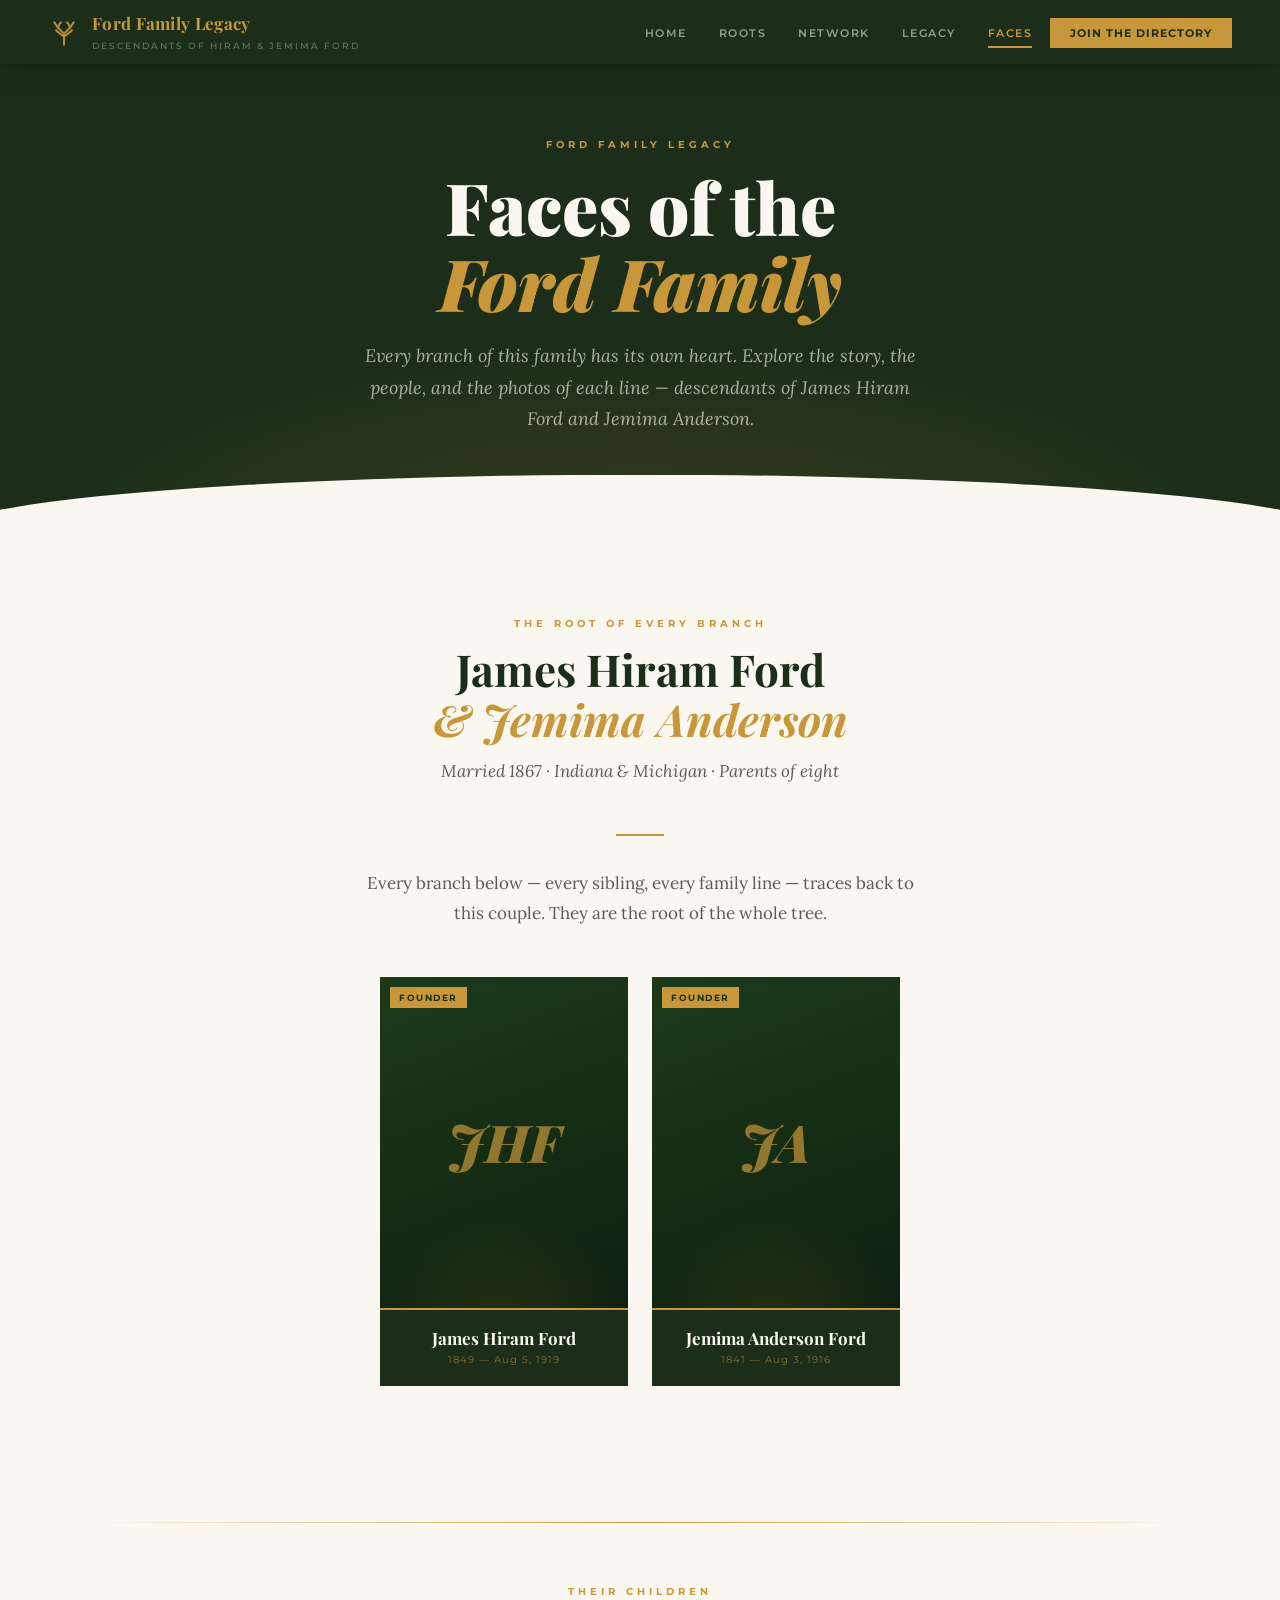
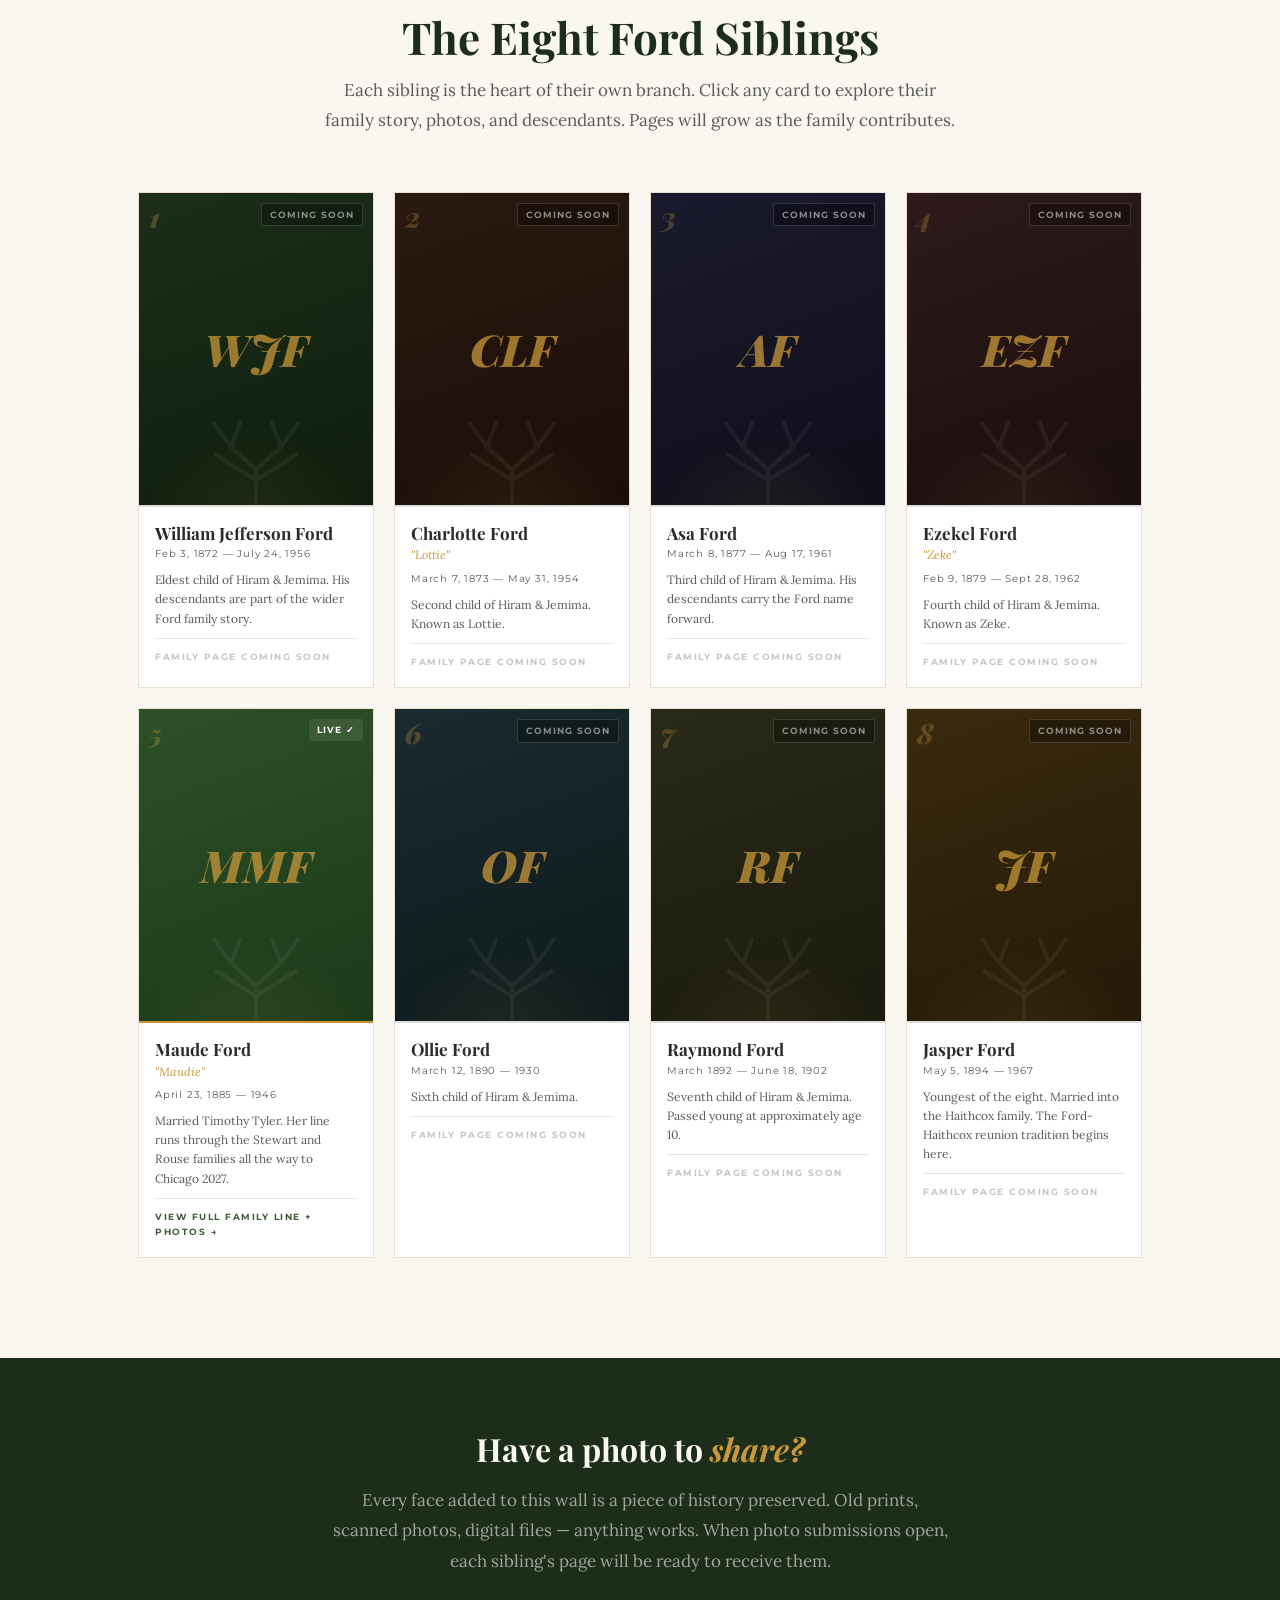
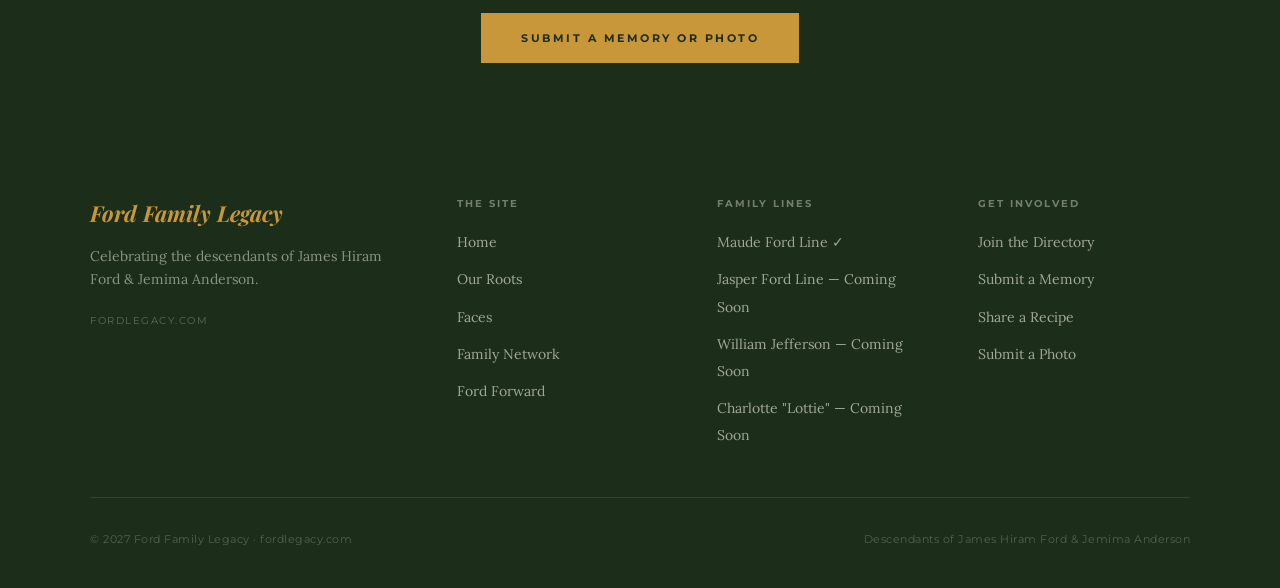
<file: faces.html>
<!DOCTYPE html>
<html lang="en">
<head>
<meta charset="UTF-8">
<meta name="viewport" content="width=device-width, initial-scale=1.0">
<title>Faces of the Ford Family — Ford Family Legacy</title>
<link rel="stylesheet" href="shared.css">
<link href="https://fonts.googleapis.com/css2?family=Playfair+Display:ital,wght@0,400;0,700;0,900;1,400;1,700&family=Lora:ital,wght@0,400;0,500;1,400;1,500&family=Montserrat:wght@300;400;500;600;700&display=swap" rel="stylesheet">
<style>
  :root {
    --forest: #1C2E1A;
    --gold: #C8973A;
    --gold-light: #E8B85A;
    --cream: #FAF7F0;
    --warm-white: #FFFDF8;
    --parchment: #F5EDD8;
    --charcoal: #2A2A28;
    --mid: #5A5A56;
    --light-border: #E8E0D0;
    --sage: #3D5C35;
  }

  * { margin: 0; padding: 0; box-sizing: border-box; }

  body {
    background: var(--cream);
    color: var(--charcoal);
    font-family: 'Lora', serif;
    font-size: 16px;
    line-height: 1.7;
  }

  /* HERO */
  .hero {
    background: var(--forest);
    padding: 72px 48px 100px;
    position: relative;
    overflow: hidden;
    text-align: center;
  }

  .hero::after {
    content: '';
    position: absolute;
    bottom: 0; left: 0; right: 0;
    height: 60px;
    background: var(--cream);
    clip-path: ellipse(55% 100% at 50% 100%);
  }

  .hero::before {
    content: '';
    position: absolute;
    inset: 0;
    background: radial-gradient(ellipse 70% 60% at 50% 100%, rgba(200,151,58,0.15), transparent 65%);
  }

  .hero-inner { max-width: 700px; margin: 0 auto; position: relative; }

  .hero-eyebrow {
    font-family: 'Montserrat', sans-serif;
    font-size: 10px;
    font-weight: 700;
    letter-spacing: 4px;
    text-transform: uppercase;
    color: var(--gold);
    margin-bottom: 16px;
  }

  .hero-title {
    font-family: 'Playfair Display', serif;
    font-size: clamp(40px, 6vw, 72px);
    font-weight: 900;
    color: var(--cream);
    line-height: 1.05;
    margin-bottom: 20px;
  }

  .hero-title em { color: var(--gold); font-style: italic; }

  .hero-desc {
    font-size: 18px;
    font-style: italic;
    color: rgba(250,247,240,0.65);
    line-height: 1.75;
    max-width: 580px;
    margin: 0 auto;
  }

  /* FOUNDERS */
  .founders-section {
    padding: 80px 48px 60px;
    max-width: 800px;
    margin: 0 auto;
    text-align: center;
  }

  .section-label {
    font-family: 'Montserrat', sans-serif;
    font-size: 10px;
    font-weight: 700;
    letter-spacing: 4px;
    text-transform: uppercase;
    color: var(--gold);
    margin-bottom: 12px;
    display: block;
  }

  .section-title {
    font-family: 'Playfair Display', serif;
    font-size: clamp(28px, 4vw, 44px);
    font-weight: 700;
    color: var(--forest);
    line-height: 1.15;
    margin-bottom: 12px;
  }

  .section-title em { color: var(--gold); font-style: italic; }

  .section-sub {
    font-size: 17px;
    color: var(--mid);
    font-style: italic;
    margin-bottom: 48px;
  }

  .gold-rule { width: 48px; height: 2px; background: var(--gold); margin: 24px auto 32px; }

  /* FOUNDER PAIR */
  .founder-pair {
    display: grid;
    grid-template-columns: 1fr 1fr;
    gap: 24px;
    max-width: 520px;
    margin: 0 auto 16px;
  }

  .founder-card {
    background: var(--forest);
    position: relative;
    overflow: hidden;
    transition: transform 0.2s, box-shadow 0.2s;
  }

  .founder-card:hover {
    transform: translateY(-4px);
    box-shadow: 0 16px 40px rgba(0,0,0,0.2);
  }

  .founder-photo {
    width: 100%;
    aspect-ratio: 3/4;
    background: linear-gradient(160deg, #1C3A1A, #0F2010);
    display: flex;
    flex-direction: column;
    align-items: center;
    justify-content: center;
    position: relative;
    overflow: hidden;
  }

  .founder-photo::before {
    content: '';
    position: absolute;
    inset: 0;
    background: radial-gradient(ellipse 80% 60% at 50% 110%, rgba(200,151,58,0.12), transparent 65%);
  }

  .founder-photo img {
    width: 100%; height: 100%;
    object-fit: cover; object-position: top;
    position: absolute; inset: 0;
  }

  .founder-initials {
    font-family: 'Playfair Display', serif;
    font-size: 52px;
    font-weight: 900;
    font-style: italic;
    color: var(--gold);
    opacity: 0.7;
    position: relative;
    z-index: 1;
  }

  .founder-badge {
    position: absolute;
    top: 10px; left: 10px;
    font-family: 'Montserrat', sans-serif;
    font-size: 9px;
    font-weight: 700;
    letter-spacing: 1.5px;
    text-transform: uppercase;
    background: var(--gold);
    color: var(--forest);
    padding: 3px 9px;
    z-index: 2;
  }

  .founder-info {
    padding: 18px 20px;
    border-top: 2px solid var(--gold);
  }

  .founder-name {
    font-family: 'Playfair Display', serif;
    font-size: 17px;
    font-weight: 700;
    color: var(--cream);
    margin-bottom: 3px;
    line-height: 1.2;
  }

  .founder-dates {
    font-family: 'Montserrat', sans-serif;
    font-size: 10px;
    letter-spacing: 1px;
    color: rgba(200,151,58,0.6);
  }

  /* DIVIDER */
  .section-divider {
    width: 100%;
    height: 1px;
    background: linear-gradient(to right, transparent, var(--gold), transparent);
    margin: 60px 0;
    max-width: 1100px;
    margin-left: auto;
    margin-right: auto;
  }

  /* SIBLINGS SECTION */
  .siblings-section {
    padding: 0 48px 100px;
    max-width: 1100px;
    margin: 0 auto;
  }

  .siblings-header {
    text-align: center;
    margin-bottom: 56px;
  }

  .siblings-intro {
    font-size: 17px;
    color: var(--mid);
    line-height: 1.8;
    max-width: 640px;
    margin: 0 auto;
  }

  /* SIBLING GRID */
  .sibling-grid {
    display: grid;
    grid-template-columns: repeat(4, 1fr);
    gap: 20px;
  }

  /* SIBLING CARD */
  .sibling-card {
    position: relative;
    overflow: hidden;
    background: white;
    border: 1px solid var(--light-border);
    transition: transform 0.25s, box-shadow 0.25s, border-color 0.25s;
    cursor: pointer;
    text-decoration: none;
    display: block;
    color: inherit;
  }

  .sibling-card:hover {
    transform: translateY(-6px);
    box-shadow: 0 16px 40px rgba(0,0,0,0.12);
    border-color: var(--gold);
  }

  .sibling-card.has-page:hover .sibling-explore {
    opacity: 1;
    transform: translateY(0);
  }

  /* PHOTO / PLACEHOLDER */
  .sibling-photo {
    width: 100%;
    aspect-ratio: 3/4;
    position: relative;
    overflow: hidden;
  }

  .sibling-photo img {
    width: 100%; height: 100%;
    object-fit: cover; object-position: top;
    transition: transform 0.4s;
  }

  .sibling-card:hover .sibling-photo img { transform: scale(1.05); }

  .sibling-placeholder {
    width: 100%;
    aspect-ratio: 3/4;
    display: flex;
    flex-direction: column;
    align-items: center;
    justify-content: center;
    position: relative;
    overflow: hidden;
  }

  .sibling-placeholder::before {
    content: '';
    position: absolute;
    inset: 0;
    background: radial-gradient(ellipse 80% 50% at 50% 110%, rgba(200,151,58,0.1), transparent 65%);
  }

  .sibling-initials {
    font-family: 'Playfair Display', serif;
    font-size: clamp(32px, 4vw, 44px);
    font-weight: 900;
    font-style: italic;
    color: var(--gold);
    opacity: 0.75;
    position: relative;
    z-index: 1;
    line-height: 1;
  }

  /* BG TREE */
  .sibling-tree-bg {
    position: absolute;
    bottom: -10px;
    left: 50%;
    transform: translateX(-50%);
    opacity: 0.05;
    pointer-events: none;
  }

  /* ORDER NUMBER */
  .sibling-order {
    position: absolute;
    top: 10px;
    left: 10px;
    font-family: 'Playfair Display', serif;
    font-size: 28px;
    font-weight: 900;
    font-style: italic;
    color: rgba(200,151,58,0.3);
    line-height: 1;
    z-index: 2;
  }

  /* STATUS BADGES */
  .sibling-status {
    position: absolute;
    top: 10px;
    right: 10px;
    font-family: 'Montserrat', sans-serif;
    font-size: 9px;
    font-weight: 700;
    letter-spacing: 1px;
    text-transform: uppercase;
    padding: 3px 8px;
    z-index: 2;
    border-radius: 2px;
  }

  .status-live { background: var(--sage); color: white; }
  .status-coming { background: rgba(0,0,0,0.3); color: rgba(255,255,255,0.5); border: 1px solid rgba(255,255,255,0.15); }

  /* EXPLORE OVERLAY */
  .sibling-explore {
    position: absolute;
    bottom: 0; left: 0; right: 0;
    background: linear-gradient(to top, rgba(28,46,26,0.95), transparent);
    padding: 32px 16px 16px;
    opacity: 0;
    transform: translateY(8px);
    transition: opacity 0.25s, transform 0.25s;
    z-index: 3;
    text-align: center;
  }

  .sibling-explore span {
    font-family: 'Montserrat', sans-serif;
    font-size: 11px;
    font-weight: 700;
    letter-spacing: 2px;
    text-transform: uppercase;
    color: var(--gold);
  }

  /* SIBLING INFO */
  .sibling-info {
    padding: 16px 16px 18px;
    border-top: 2px solid var(--gold);
  }

  .sibling-card.coming-soon .sibling-info {
    border-top-color: rgba(90,90,86,0.2);
  }

  .sibling-name {
    font-family: 'Playfair Display', serif;
    font-size: 17px;
    font-weight: 700;
    color: var(--charcoal);
    margin-bottom: 2px;
    line-height: 1.2;
  }

  .sibling-nickname {
    font-size: 12px;
    font-style: italic;
    color: var(--gold);
    margin-bottom: 4px;
  }

  .sibling-dates {
    font-family: 'Montserrat', sans-serif;
    font-size: 10px;
    letter-spacing: 0.8px;
    color: var(--mid);
    margin-bottom: 8px;
  }

  .sibling-desc {
    font-size: 12px;
    line-height: 1.6;
    color: var(--mid);
  }

  .sibling-link-label {
    display: block;
    margin-top: 10px;
    padding-top: 10px;
    border-top: 1px solid var(--light-border);
    font-family: 'Montserrat', sans-serif;
    font-size: 9px;
    font-weight: 700;
    letter-spacing: 1.5px;
    text-transform: uppercase;
    color: var(--sage);
  }

  .sibling-card.coming-soon .sibling-link-label {
    color: rgba(90,90,86,0.35);
  }

  /* UPLOAD CTA */
  .upload-cta {
    background: var(--forest);
    padding: 72px 48px;
    text-align: center;
  }

  .upload-cta-inner { max-width: 620px; margin: 0 auto; }

  .upload-cta h3 {
    font-family: 'Playfair Display', serif;
    font-size: 32px;
    font-weight: 700;
    color: var(--cream);
    margin-bottom: 16px;
    line-height: 1.2;
  }

  .upload-cta h3 em { color: var(--gold); font-style: italic; }

  .upload-cta p {
    font-size: 17px;
    color: rgba(250,247,240,0.6);
    line-height: 1.8;
    margin-bottom: 36px;
  }

  .upload-btn {
    display: inline-block;
    padding: 16px 40px;
    background: var(--gold);
    color: var(--forest);
    font-family: 'Montserrat', sans-serif;
    font-size: 11px;
    font-weight: 700;
    letter-spacing: 2.5px;
    text-transform: uppercase;
    text-decoration: none;
    transition: background 0.2s, transform 0.15s;
  }

  .upload-btn:hover {
    background: var(--gold-light);
    transform: translateY(-2px);
  }

  /* REVEAL */
  .reveal { opacity: 0; transform: translateY(24px); transition: opacity 0.7s ease, transform 0.7s ease; }
  .reveal.visible { opacity: 1; transform: none; }
  .reveal-d1 { transition-delay: 0.05s; }
  .reveal-d2 { transition-delay: 0.10s; }
  .reveal-d3 { transition-delay: 0.15s; }
  .reveal-d4 { transition-delay: 0.20s; }
  .reveal-d5 { transition-delay: 0.25s; }
  .reveal-d6 { transition-delay: 0.30s; }
  .reveal-d7 { transition-delay: 0.35s; }
  .reveal-d8 { transition-delay: 0.40s; }

  @media (max-width: 900px) {
    .sibling-grid { grid-template-columns: repeat(2, 1fr); }
    .founder-pair { max-width: 400px; }
  }

  @media (max-width: 500px) {
    .sibling-grid { grid-template-columns: repeat(2, 1fr); gap: 12px; }
    .siblings-section { padding: 0 20px 60px; }
    .founders-section { padding: 60px 24px 40px; }
    .hero { padding: 48px 24px 80px; }
    .upload-cta { padding: 60px 24px; }
  }
</style>
</head>
<body>

<!-- NAV -->
<nav class="site-nav">
  <a href="index.html" class="nav-brand">
    <svg class="nav-brand-tree" viewBox="0 0 40 40" fill="none"><path d="M20 36 L20 22 M20 22 L12 14 M20 22 L28 14 M20 26 L10 18 M20 26 L30 18 M12 14 L8 8 M12 14 L16 8 M28 14 L24 8 M28 14 L32 8" stroke="#C8973A" stroke-width="2.5" stroke-linecap="round"/></svg>
    <div>
      <span class="nav-brand-text">Ford Family Legacy</span>
      <span class="nav-brand-sub">Descendants of Hiram &amp; Jemima Ford</span>
    </div>
  </a>
    <ul class="nav-links">
    <li><a href="index.html">Home</a></li>
    <li><a href="roots.html">Roots</a></li>
    <li><a href="network.html">Network</a></li>
    <li><a href="newsletter.html">Legacy</a></li>
    <li><a href="faces.html" class="active">Faces</a></li>
    <li><a href="network.html" class="nav-cta">Join the Directory</a></li>
  </ul></nav>

<!-- HERO -->
<section class="hero">
  <div class="hero-inner">
    <p class="hero-eyebrow">Ford Family Legacy</p>
    <h1 class="hero-title">Faces of the<br><em>Ford Family</em></h1>
    <p class="hero-desc">Every branch of this family has its own heart. Explore the story, the people, and the photos of each line — descendants of James Hiram Ford and Jemima Anderson.</p>
  </div>
</section>

<!-- FOUNDERS -->
<section class="founders-section">
  <div class="reveal">
    <span class="section-label">The Root of Every Branch</span>
    <h2 class="section-title">James Hiram Ford<br><em>& Jemima Anderson</em></h2>
    <p class="section-sub">Married 1867 · Indiana & Michigan · Parents of eight</p>
    <div class="gold-rule"></div>
    <p style="font-size: 17px; color: var(--mid); line-height: 1.8; max-width: 580px; margin: 0 auto 48px;">Every branch below — every sibling, every family line — traces back to this couple. They are the root of the whole tree.</p>
  </div>

  <div class="founder-pair reveal">
    <div class="founder-card">
      <div class="founder-photo">
        <span class="founder-badge">Founder</span>
        <div class="founder-initials">JHF</div>
      </div>
      <div class="founder-info">
        <div class="founder-name">James Hiram Ford</div>
        <div class="founder-dates">1849 — Aug 5, 1919</div>
      </div>
    </div>
    <div class="founder-card">
      <div class="founder-photo">
        <span class="founder-badge">Founder</span>
        <div class="founder-initials">JA</div>
      </div>
      <div class="founder-info">
        <div class="founder-name">Jemima Anderson Ford</div>
        <div class="founder-dates">1841 — Aug 3, 1916</div>
      </div>
    </div>
  </div>
</section>

<div class="section-divider"></div>

<!-- THE 8 SIBLINGS -->
<section class="siblings-section">
  <div class="siblings-header reveal">
    <span class="section-label">Their Children</span>
    <h2 class="section-title">The Eight Ford Siblings</h2>
    <p class="siblings-intro">Each sibling is the heart of their own branch. Click any card to explore their family story, photos, and descendants. Pages will grow as the family contributes.</p>
  </div>

  <div class="sibling-grid">

    <!-- 1. WILLIAM JEFFERSON -->
    <a href="#" class="sibling-card coming-soon reveal reveal-d1">
      <div class="sibling-placeholder" style="background: linear-gradient(160deg, #1C2E1A, #0F1E0D);">
        <span class="sibling-order">1</span>
        <span class="sibling-status status-coming">Coming Soon</span>
        <div class="sibling-initials">WJF</div>
        <svg class="sibling-tree-bg" width="140" height="110" viewBox="0 0 140 110"><path d="M70 110 L70 65 M70 65 L45 42 M70 65 L95 42 M70 75 L30 50 M70 75 L110 50 M45 42 L28 18 M45 42 L54 18 M95 42 L86 18 M95 42 L112 18" stroke="white" stroke-width="4" fill="none" stroke-linecap="round"/></svg>
      </div>
      <div class="sibling-info">
        <div class="sibling-name">William Jefferson Ford</div>
        <div class="sibling-dates">Feb 3, 1872 — July 24, 1956</div>
        <p class="sibling-desc">Eldest child of Hiram & Jemima. His descendants are part of the wider Ford family story.</p>
        <span class="sibling-link-label">Family page coming soon</span>
      </div>
    </a>

    <!-- 2. CHARLOTTE LOTTIE -->
    <a href="#" class="sibling-card coming-soon reveal reveal-d2">
      <div class="sibling-placeholder" style="background: linear-gradient(160deg, #2A1A10, #1A0E08);">
        <span class="sibling-order">2</span>
        <span class="sibling-status status-coming">Coming Soon</span>
        <div class="sibling-initials">CLF</div>
        <svg class="sibling-tree-bg" width="140" height="110" viewBox="0 0 140 110"><path d="M70 110 L70 65 M70 65 L45 42 M70 65 L95 42 M70 75 L30 50 M70 75 L110 50 M45 42 L28 18 M45 42 L54 18 M95 42 L86 18 M95 42 L112 18" stroke="white" stroke-width="4" fill="none" stroke-linecap="round"/></svg>
      </div>
      <div class="sibling-info">
        <div class="sibling-name">Charlotte Ford</div>
        <div class="sibling-nickname">"Lottie"</div>
        <div class="sibling-dates">March 7, 1873 — May 31, 1954</div>
        <p class="sibling-desc">Second child of Hiram & Jemima. Known as Lottie.</p>
        <span class="sibling-link-label">Family page coming soon</span>
      </div>
    </a>

    <!-- 3. ASA -->
    <a href="#" class="sibling-card coming-soon reveal reveal-d3">
      <div class="sibling-placeholder" style="background: linear-gradient(160deg, #1A1A2E, #0E0E1A);">
        <span class="sibling-order">3</span>
        <span class="sibling-status status-coming">Coming Soon</span>
        <div class="sibling-initials">AF</div>
        <svg class="sibling-tree-bg" width="140" height="110" viewBox="0 0 140 110"><path d="M70 110 L70 65 M70 65 L45 42 M70 65 L95 42 M70 75 L30 50 M70 75 L110 50 M45 42 L28 18 M45 42 L54 18 M95 42 L86 18 M95 42 L112 18" stroke="white" stroke-width="4" fill="none" stroke-linecap="round"/></svg>
      </div>
      <div class="sibling-info">
        <div class="sibling-name">Asa Ford</div>
        <div class="sibling-dates">March 8, 1877 — Aug 17, 1961</div>
        <p class="sibling-desc">Third child of Hiram & Jemima. His descendants carry the Ford name forward.</p>
        <span class="sibling-link-label">Family page coming soon</span>
      </div>
    </a>

    <!-- 4. EZEKEL -->
    <a href="#" class="sibling-card coming-soon reveal reveal-d4">
      <div class="sibling-placeholder" style="background: linear-gradient(160deg, #2E1A1A, #1A0E0E);">
        <span class="sibling-order">4</span>
        <span class="sibling-status status-coming">Coming Soon</span>
        <div class="sibling-initials">EZF</div>
        <svg class="sibling-tree-bg" width="140" height="110" viewBox="0 0 140 110"><path d="M70 110 L70 65 M70 65 L45 42 M70 65 L95 42 M70 75 L30 50 M70 75 L110 50 M45 42 L28 18 M45 42 L54 18 M95 42 L86 18 M95 42 L112 18" stroke="white" stroke-width="4" fill="none" stroke-linecap="round"/></svg>
      </div>
      <div class="sibling-info">
        <div class="sibling-name">Ezekel Ford</div>
        <div class="sibling-nickname">"Zeke"</div>
        <div class="sibling-dates">Feb 9, 1879 — Sept 28, 1962</div>
        <p class="sibling-desc">Fourth child of Hiram & Jemima. Known as Zeke.</p>
        <span class="sibling-link-label">Family page coming soon</span>
      </div>
    </a>

    <!-- 5. MAUDE — LIVE -->
    <a href="maude.html" class="sibling-card has-page reveal reveal-d5">
      <div class="sibling-placeholder" style="background: linear-gradient(160deg, #2D5028, #1C3A1A);">
        <span class="sibling-order">5</span>
        <span class="sibling-status status-live">Live ✓</span>
        <div class="sibling-initials">MMF</div>
        <svg class="sibling-tree-bg" width="140" height="110" viewBox="0 0 140 110"><path d="M70 110 L70 65 M70 65 L45 42 M70 65 L95 42 M70 75 L30 50 M70 75 L110 50 M45 42 L28 18 M45 42 L54 18 M95 42 L86 18 M95 42 L112 18" stroke="white" stroke-width="4" fill="none" stroke-linecap="round"/></svg>
        <div class="sibling-explore"><span>Explore This Line →</span></div>
      </div>
      <div class="sibling-info">
        <div class="sibling-name">Maude Ford</div>
        <div class="sibling-nickname">"Maudie"</div>
        <div class="sibling-dates">April 23, 1885 — 1946</div>
        <p class="sibling-desc">Married Timothy Tyler. Her line runs through the Stewart and Rouse families all the way to Chicago 2027.</p>
        <span class="sibling-link-label" style="color: var(--sage);">View Full Family Line + Photos →</span>
      </div>
    </a>

    <!-- 6. OLLIE -->
    <a href="#" class="sibling-card coming-soon reveal reveal-d6">
      <div class="sibling-placeholder" style="background: linear-gradient(160deg, #1A2A2E, #0E1A1C);">
        <span class="sibling-order">6</span>
        <span class="sibling-status status-coming">Coming Soon</span>
        <div class="sibling-initials">OF</div>
        <svg class="sibling-tree-bg" width="140" height="110" viewBox="0 0 140 110"><path d="M70 110 L70 65 M70 65 L45 42 M70 65 L95 42 M70 75 L30 50 M70 75 L110 50 M45 42 L28 18 M45 42 L54 18 M95 42 L86 18 M95 42 L112 18" stroke="white" stroke-width="4" fill="none" stroke-linecap="round"/></svg>
      </div>
      <div class="sibling-info">
        <div class="sibling-name">Ollie Ford</div>
        <div class="sibling-dates">March 12, 1890 — 1930</div>
        <p class="sibling-desc">Sixth child of Hiram & Jemima.</p>
        <span class="sibling-link-label">Family page coming soon</span>
      </div>
    </a>

    <!-- 7. RAYMOND -->
    <a href="#" class="sibling-card coming-soon reveal reveal-d7">
      <div class="sibling-placeholder" style="background: linear-gradient(160deg, #2A2A1A, #1A1A0E);">
        <span class="sibling-order">7</span>
        <span class="sibling-status status-coming">Coming Soon</span>
        <div class="sibling-initials">RF</div>
        <svg class="sibling-tree-bg" width="140" height="110" viewBox="0 0 140 110"><path d="M70 110 L70 65 M70 65 L45 42 M70 65 L95 42 M70 75 L30 50 M70 75 L110 50 M45 42 L28 18 M45 42 L54 18 M95 42 L86 18 M95 42 L112 18" stroke="white" stroke-width="4" fill="none" stroke-linecap="round"/></svg>
      </div>
      <div class="sibling-info">
        <div class="sibling-name">Raymond Ford</div>
        <div class="sibling-dates">March 1892 — June 18, 1902</div>
        <p class="sibling-desc">Seventh child of Hiram & Jemima. Passed young at approximately age 10.</p>
        <span class="sibling-link-label">Family page coming soon</span>
      </div>
    </a>

    <!-- 8. JASPER -->
    <a href="#" class="sibling-card coming-soon reveal reveal-d8">
      <div class="sibling-placeholder" style="background: linear-gradient(160deg, #3A2A0E, #241A08);">
        <span class="sibling-order">8</span>
        <span class="sibling-status status-coming">Coming Soon</span>
        <div class="sibling-initials">JF</div>
        <svg class="sibling-tree-bg" width="140" height="110" viewBox="0 0 140 110"><path d="M70 110 L70 65 M70 65 L45 42 M70 65 L95 42 M70 75 L30 50 M70 75 L110 50 M45 42 L28 18 M45 42 L54 18 M95 42 L86 18 M95 42 L112 18" stroke="white" stroke-width="4" fill="none" stroke-linecap="round"/></svg>
      </div>
      <div class="sibling-info">
        <div class="sibling-name">Jasper Ford</div>
        <div class="sibling-dates">May 5, 1894 — 1967</div>
        <p class="sibling-desc">Youngest of the eight. Married into the Haithcox family. The Ford-Haithcox reunion tradition begins here.</p>
        <span class="sibling-link-label">Family page coming soon</span>
      </div>
    </a>

  </div>
</section>

<!-- PHOTO CTA -->
<div class="upload-cta">
  <div class="upload-cta-inner reveal">
    <h3>Have a photo to <em>share?</em></h3>
    <p>Every face added to this wall is a piece of history preserved. Old prints, scanned photos, digital files — anything works. When photo submissions open, each sibling's page will be ready to receive them.</p>
    <a href="roots.html" class="upload-btn">Submit a Memory or Photo</a>
  </div>
</div>

<!-- FOOTER -->
<footer class="site-footer">
  <div class="footer-grid">
    <div>
      <div class="footer-brand-name">Ford Family Legacy</div>
      <p class="footer-brand-desc">Celebrating the descendants of James Hiram Ford & Jemima Anderson.</p>
      <p style="font-family: 'Montserrat', sans-serif; font-size: 10px; letter-spacing: 1.5px; text-transform: uppercase; color: rgba(250,247,240,0.3); margin-top: 8px;">fordlegacy.com</p>
    </div>
    <div>
      <p class="footer-col-title">The Site</p>
      <ul class="footer-links">
        <li><a href="index.html">Home</a></li>
        <li><a href="roots.html">Our Roots</a></li>
        <li><a href="faces.html">Faces</a></li>
        <li><a href="network.html">Family Network</a></li>
        <li><a href="newsletter.html">Ford Forward</a></li>
      </ul>
    </div>
    <div>
      <p class="footer-col-title">Family Lines</p>
      <ul class="footer-links">
        <li><a href="maude.html">Maude Ford Line ✓</a></li>
        <li><a href="#">Jasper Ford Line — Coming Soon</a></li>
        <li><a href="#">William Jefferson — Coming Soon</a></li>
        <li><a href="#">Charlotte "Lottie" — Coming Soon</a></li>
      </ul>
    </div>
    <div>
      <p class="footer-col-title">Get Involved</p>
      <ul class="footer-links">
        <li><a href="network.html">Join the Directory</a></li>
        <li><a href="roots.html">Submit a Memory</a></li>
        <li><a href="roots.html">Share a Recipe</a></li>
        <li><a href="roots.html">Submit a Photo</a></li>
      </ul>
    </div>
  </div>
  <div class="footer-bottom">
    <span class="footer-copy">© 2027 Ford Family Legacy · fordlegacy.com</span>
    <span class="footer-copy">Descendants of James Hiram Ford & Jemima Anderson</span>
  </div>
</footer>

<script>
  const reveals = document.querySelectorAll('.reveal');
  const obs = new IntersectionObserver(entries => {
    entries.forEach(e => { if (e.isIntersecting) e.target.classList.add('visible'); });
  }, { threshold: 0.06, rootMargin: '0px 0px -30px 0px' });
  reveals.forEach(el => obs.observe(el));
</script>
</body>
</html>
</file>
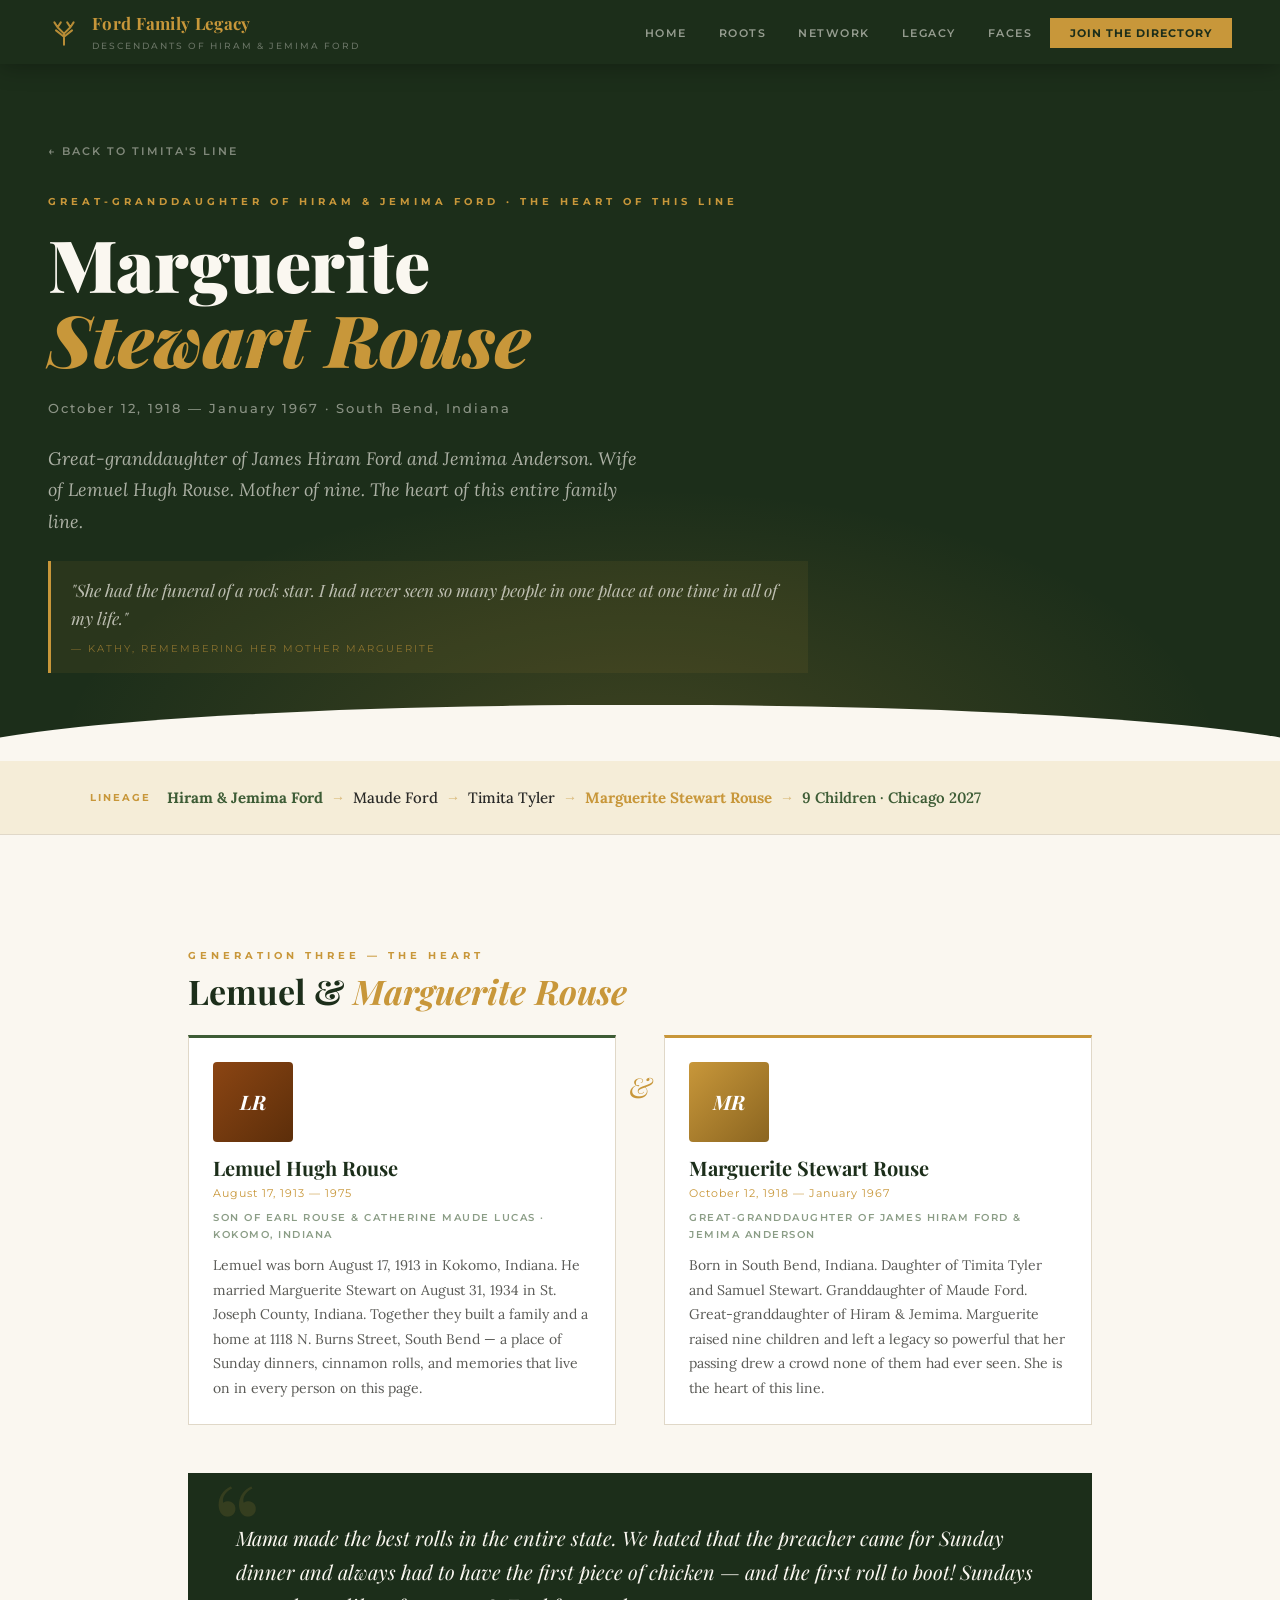
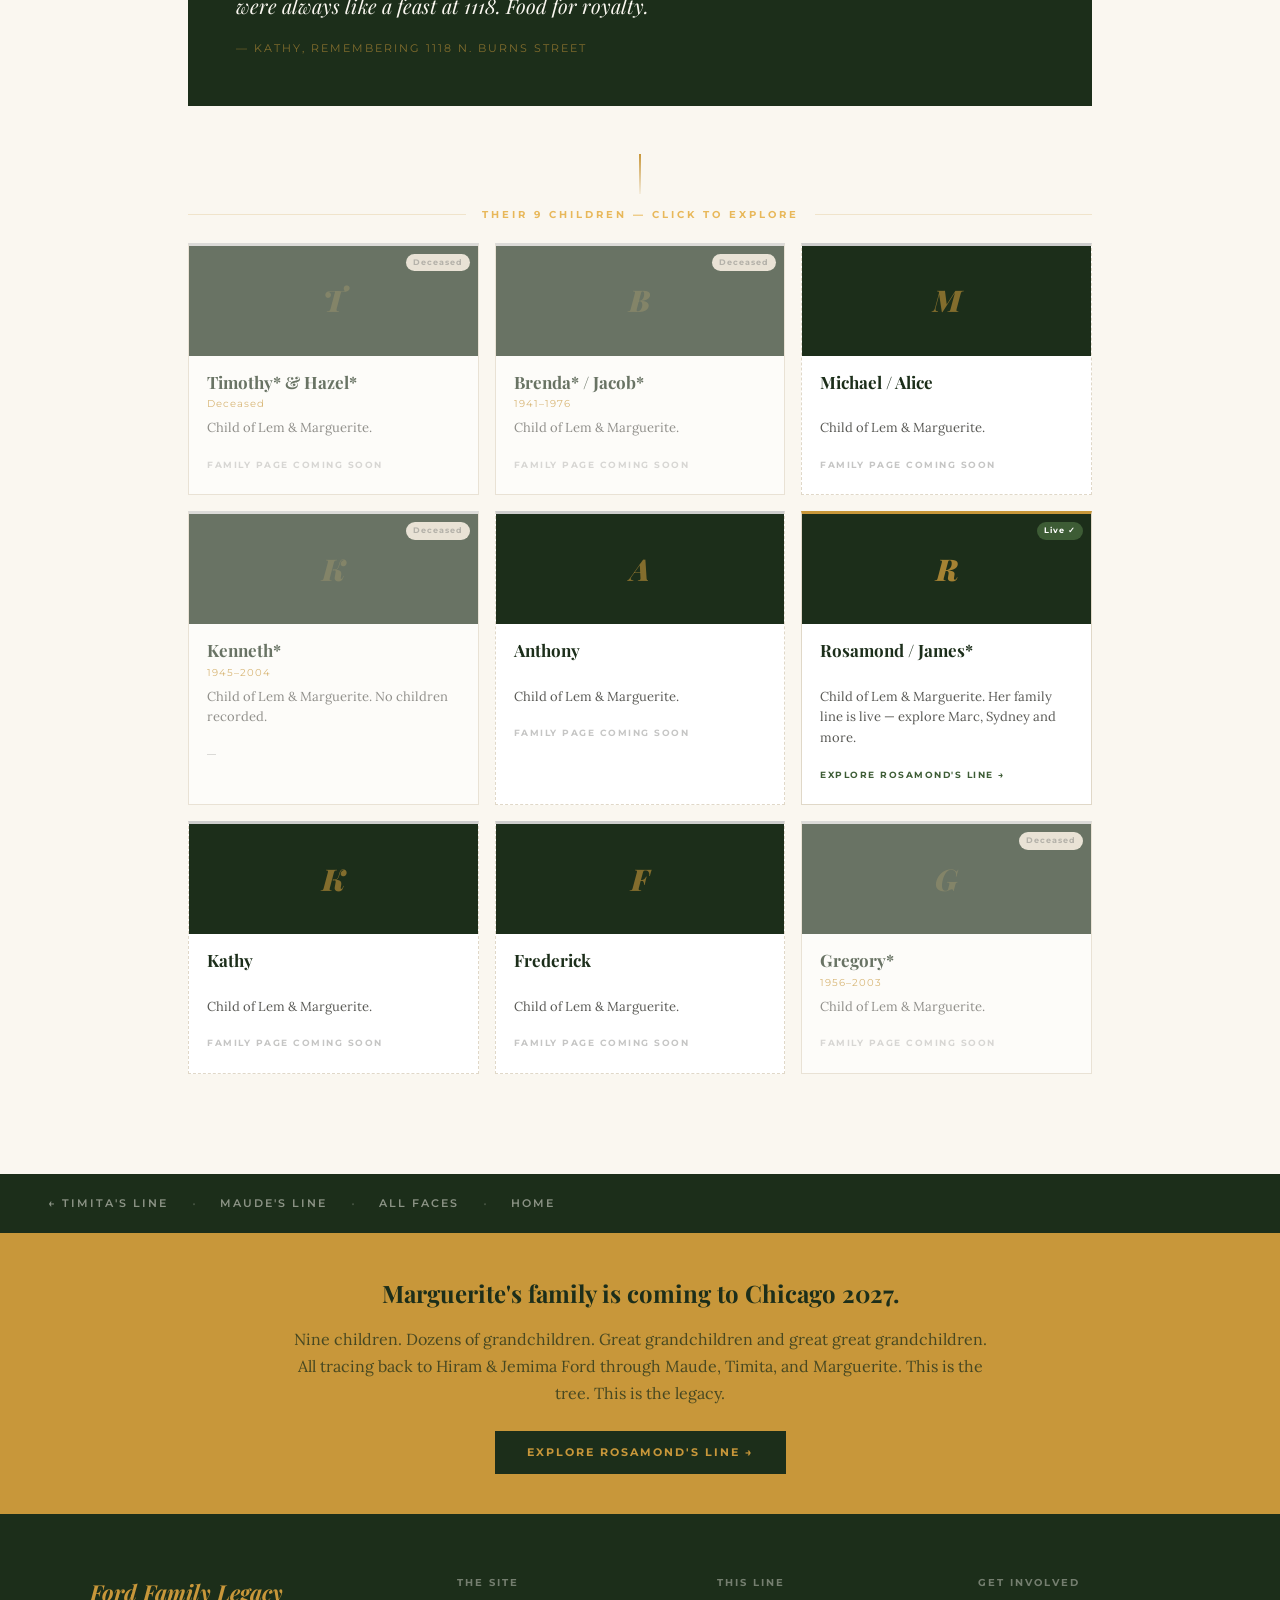
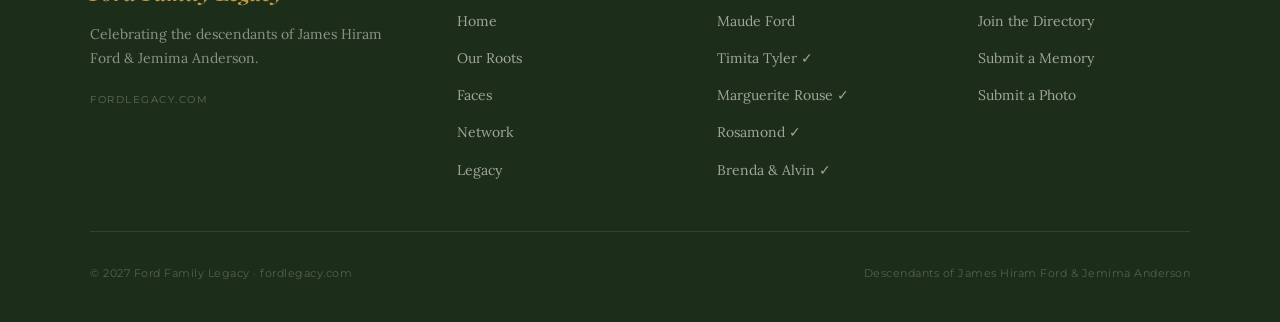
<file: marguerite.html>
<!DOCTYPE html>
<html lang="en">
<head>
<meta charset="UTF-8">
<meta name="viewport" content="width=device-width, initial-scale=1.0">
<title>Marguerite Stewart Rouse — Ford Family Legacy</title>
<link rel="stylesheet" href="shared.css">
<link href="https://fonts.googleapis.com/css2?family=Playfair+Display:ital,wght@0,400;0,700;0,900;1,400;1,700&family=Lora:ital,wght@0,400;0,500;1,400;1,500&family=Montserrat:wght@300;400;500;600;700&display=swap" rel="stylesheet">
<style>
  :root {
    --forest:#1C2E1A;--gold:#C8973A;--gold-light:#E8B85A;
    --cream:#FAF7F0;--parchment:#F5EDD8;--charcoal:#2A2A28;
    --mid:#5A5A56;--light-border:#E0D8C8;--sage:#3D5C35;--sage-light:#6B9E5C;--deep:#1C2E1A;
  }
  *{margin:0;padding:0;box-sizing:border-box;}
  body{background:var(--cream);color:var(--charcoal);font-family:'Lora',serif;font-size:16px;line-height:1.7;overflow-x:hidden;}

  .hero{background:var(--deep);padding:72px 48px 88px;position:relative;overflow:hidden;}
  .hero::after{content:'';position:absolute;bottom:0;left:0;right:0;height:56px;background:var(--cream);clip-path:ellipse(55% 100% at 50% 100%);}
  .hero::before{content:'';position:absolute;inset:0;background:radial-gradient(ellipse 70% 60% at 50% 100%,rgba(200,151,58,0.2),transparent 65%);}
  .hero-inner{max-width:760px;position:relative;}
  .hero-back{display:inline-flex;align-items:center;gap:8px;font-family:'Montserrat',sans-serif;font-size:11px;font-weight:600;letter-spacing:2px;text-transform:uppercase;color:rgba(250,247,240,0.45);text-decoration:none;margin-bottom:32px;transition:color 0.2s;}
  .hero-back:hover{color:var(--gold-light);}
  .hero-eyebrow{font-family:'Montserrat',sans-serif;font-size:10px;font-weight:700;letter-spacing:4px;text-transform:uppercase;color:var(--gold);margin-bottom:16px;}
  .hero-title{font-family:'Playfair Display',serif;font-size:clamp(40px,6vw,72px);font-weight:900;color:#FAF7F0;line-height:1.05;margin-bottom:20px;}
  .hero-title em{color:var(--gold);font-style:italic;}
  .hero-dates{font-family:'Montserrat',sans-serif;font-size:13px;font-weight:500;letter-spacing:2px;color:rgba(250,247,240,0.5);margin-bottom:24px;}
  .hero-desc{font-size:18px;font-style:italic;color:rgba(250,247,240,0.65);line-height:1.75;max-width:600px;}
  .hero-quote{margin-top:24px;padding:16px 20px;border-left:3px solid var(--gold);background:rgba(200,151,58,0.08);}
  .hero-quote p{font-family:'Playfair Display',serif;font-size:17px;font-style:italic;color:rgba(250,247,240,0.7);line-height:1.6;}
  .hero-quote span{display:block;font-family:'Montserrat',sans-serif;font-size:10px;letter-spacing:2px;text-transform:uppercase;color:rgba(200,151,58,0.6);margin-top:8px;}

  .lineage-path{background:var(--parchment);padding:24px 48px;border-bottom:1px solid var(--light-border);}
  .lineage-inner{max-width:1100px;margin:0 auto;display:flex;align-items:center;flex-wrap:wrap;gap:8px;}
  .lin-label{font-family:'Montserrat',sans-serif;font-size:10px;font-weight:700;letter-spacing:2px;text-transform:uppercase;color:var(--gold);margin-right:8px;}
  .lin{font-family:'Lora',serif;font-size:15px;color:var(--charcoal);font-weight:500;}
  .lin.root{font-weight:700;color:var(--sage);}
  .lin.hi{color:var(--gold);font-weight:700;}
  .arr{color:var(--gold);font-size:14px;opacity:0.6;}

  .tree-content{max-width:1000px;margin:0 auto;padding:60px 48px 100px;}

  .portrait{width:80px;height:80px;border-radius:4px;overflow:hidden;flex-shrink:0;margin-bottom:14px;}
  .portrait img{width:100%;height:100%;object-fit:cover;object-position:top;display:block;}
  .pp{width:100%;height:100%;display:flex;align-items:center;justify-content:center;font-family:'Playfair Display',serif;font-size:20px;font-weight:700;font-style:italic;color:white;}

  .couple-row{display:grid;grid-template-columns:1fr 48px 1fr;gap:0;align-items:start;margin-bottom:8px;}
  .cand{font-family:'Playfair Display',serif;font-size:28px;font-style:italic;color:var(--gold);text-align:center;padding-top:28px;}

  .pcard{background:white;border:1px solid var(--light-border);border-top:3px solid var(--gold);padding:24px;}
  .pcard.sage{border-top-color:var(--sage);}
  .pn{font-family:'Playfair Display',serif;font-size:20px;font-weight:700;color:var(--deep);margin-bottom:4px;line-height:1.2;}
  .pd{font-family:'Montserrat',sans-serif;font-size:11px;letter-spacing:1px;color:var(--gold);margin-bottom:6px;}
  .pr{font-family:'Montserrat',sans-serif;font-size:10px;font-weight:600;letter-spacing:1.5px;text-transform:uppercase;color:rgba(61,92,53,0.6);margin-bottom:10px;}
  .ptxt{font-size:14px;line-height:1.75;color:var(--mid);}

  .conn{display:flex;align-items:center;gap:16px;padding:4px 0;margin:8px 0;}
  .conn-rule{flex:1;height:1px;background:var(--light-border);}
  .conn-txt{font-family:'Montserrat',sans-serif;font-size:10px;font-weight:700;letter-spacing:3px;text-transform:uppercase;color:var(--sage-light);white-space:nowrap;}
  .conn-line{width:2px;height:40px;margin:0 auto;background:linear-gradient(to bottom,var(--gold),rgba(200,151,58,0.1));}

  .sec-hdr{margin:52px 0 24px;}
  .sec-label{font-family:'Montserrat',sans-serif;font-size:10px;font-weight:700;letter-spacing:4px;text-transform:uppercase;color:var(--gold);display:block;margin-bottom:8px;}
  .sec-title{font-family:'Playfair Display',serif;font-size:clamp(22px,3vw,34px);font-weight:700;color:var(--deep);line-height:1.15;}
  .sec-title em{color:var(--gold);font-style:italic;}

  /* CHILDREN GRID */
  .child-grid{display:grid;grid-template-columns:repeat(3,1fr);gap:16px;margin-top:16px;}

  .child-link{display:block;text-decoration:none;color:inherit;background:white;border:1px solid var(--light-border);border-top:3px solid var(--sage);position:relative;overflow:hidden;transition:border-color 0.2s,transform 0.2s,box-shadow 0.2s;}
  .child-link:hover{border-color:var(--gold);transform:translateY(-3px);box-shadow:0 10px 24px rgba(0,0,0,0.09);}
  .child-link.gold-top{border-top-color:var(--gold);}
  .child-link.coming{cursor:default;border-style:dashed;border-top-style:solid;border-top-color:rgba(90,90,86,0.3);}
  .child-link.coming:hover{transform:none;box-shadow:none;border-color:var(--light-border);}
  .child-link.deceased{opacity:0.65;cursor:default;border-top-color:rgba(90,90,86,0.3);}
  .child-link.deceased:hover{transform:none;box-shadow:none;}

  .child-photo{width:100%;aspect-ratio:3/2;max-height:110px;overflow:hidden;background:var(--forest);}
  .child-ph{width:100%;height:100%;min-height:90px;display:flex;align-items:center;justify-content:center;font-family:'Playfair Display',serif;font-size:30px;font-weight:900;font-style:italic;color:rgba(200,151,58,0.6);}
  .child-info{padding:16px 18px 18px;}
  .child-name{font-family:'Playfair Display',serif;font-size:17px;font-weight:700;color:var(--deep);margin-bottom:3px;line-height:1.2;}
  .child-dates{font-family:'Montserrat',sans-serif;font-size:10px;letter-spacing:1px;color:var(--gold);margin-bottom:6px;}
  .child-desc{font-size:13px;color:var(--mid);line-height:1.6;margin-bottom:10px;}
  .child-cta{font-family:'Montserrat',sans-serif;font-size:9px;font-weight:700;letter-spacing:1.5px;text-transform:uppercase;color:var(--sage);}
  .child-link:hover .child-cta{color:var(--gold);}
  .child-link.coming .child-cta,.child-link.deceased .child-cta{color:rgba(90,90,86,0.35);}

  .live-badge{position:absolute;top:8px;right:8px;font-family:'Montserrat',sans-serif;font-size:8px;font-weight:700;letter-spacing:1px;color:white;background:var(--sage);padding:2px 7px;border-radius:10px;}
  .dec-badge{position:absolute;top:8px;right:8px;font-family:'Montserrat',sans-serif;font-size:8px;font-weight:700;letter-spacing:1px;color:rgba(90,90,86,0.6);background:var(--light-border);padding:2px 7px;border-radius:10px;}

  /* MEMORY QUOTE BLOCK */
  .memory-block{background:var(--deep);padding:48px;margin:48px 0;position:relative;}
  .memory-block::before{content:'\201C';font-family:'Playfair Display',serif;font-size:120px;color:rgba(200,151,58,0.15);position:absolute;top:-10px;left:24px;line-height:1;}
  .memory-text{font-family:'Playfair Display',serif;font-size:20px;font-style:italic;color:var(--cream);line-height:1.7;position:relative;z-index:1;}
  .memory-attr{font-family:'Montserrat',sans-serif;font-size:11px;letter-spacing:2px;text-transform:uppercase;color:rgba(200,151,58,0.6);margin-top:16px;display:block;}

  .back-strip{background:var(--forest);padding:16px 48px;display:flex;align-items:center;gap:24px;}
  .back-strip a{font-family:'Montserrat',sans-serif;font-size:11px;font-weight:600;letter-spacing:2px;text-transform:uppercase;color:rgba(250,247,240,0.5);text-decoration:none;transition:color 0.2s;}
  .back-strip a:hover{color:var(--gold);}
  .back-strip .sep{color:rgba(250,247,240,0.2);}

  .legacy-note{background:var(--gold);padding:40px 48px;text-align:center;}
  .legacy-note h3{font-family:'Playfair Display',serif;font-size:24px;font-weight:700;color:var(--deep);margin-bottom:12px;}
  .legacy-note p{font-size:16px;color:rgba(28,46,26,0.75);line-height:1.7;}
  .legacy-note a{display:inline-block;margin-top:24px;padding:12px 32px;background:var(--deep);color:var(--gold);font-family:'Montserrat',sans-serif;font-size:11px;font-weight:700;letter-spacing:2px;text-transform:uppercase;text-decoration:none;}

  .reveal{opacity:0;transform:translateY(24px);transition:opacity 0.7s ease,transform 0.7s ease;}
  .reveal.visible{opacity:1;transform:none;}
  .rd1{transition-delay:0.05s;}.rd2{transition-delay:0.1s;}.rd3{transition-delay:0.15s;}

  @media(max-width:800px){
    .couple-row{grid-template-columns:1fr;}.cand{display:none;}
    .child-grid{grid-template-columns:repeat(2,1fr);}
    .tree-content{padding:40px 20px 80px;}
    .hero{padding:48px 24px 72px;}
    .lineage-path{padding:16px 20px;}
    .memory-block{padding:32px 24px;}
    .back-strip{padding:16px 20px;}
  }
</style>
</head>
<body>

<nav class="site-nav">
  <a href="index.html" class="nav-brand">
    <svg class="nav-brand-tree" viewBox="0 0 40 40" fill="none"><path d="M20 36 L20 22 M20 22 L12 14 M20 22 L28 14 M20 26 L10 18 M20 26 L30 18 M12 14 L8 8 M12 14 L16 8 M28 14 L24 8 M28 14 L32 8" stroke="#C8973A" stroke-width="2.5" stroke-linecap="round"/></svg>
    <div><span class="nav-brand-text">Ford Family Legacy</span><span class="nav-brand-sub">Descendants of Hiram &amp; Jemima Ford</span></div>
  </a>
  <ul class="nav-links">
    <li><a href="index.html">Home</a></li>
    <li><a href="roots.html">Roots</a></li>
    <li><a href="network.html">Network</a></li>
    <li><a href="newsletter.html">Legacy</a></li>
    <li><a href="faces.html">Faces</a></li>
    <li><a href="network.html" class="nav-cta">Join the Directory</a></li>
  </ul>
</nav>

<section class="hero">
  <div class="hero-inner">
    <a href="timita.html" class="hero-back">← Back to Timita's Line</a>
    <p class="hero-eyebrow">Great-granddaughter of Hiram &amp; Jemima Ford · The Heart of This Line</p>
    <h1 class="hero-title">Marguerite<br><em>Stewart Rouse</em></h1>
    <p class="hero-dates">October 12, 1918 — January 1967 · South Bend, Indiana</p>
    <p class="hero-desc">Great-granddaughter of James Hiram Ford and Jemima Anderson. Wife of Lemuel Hugh Rouse. Mother of nine. The heart of this entire family line.</p>
    <div class="hero-quote">
      <p>"She had the funeral of a rock star. I had never seen so many people in one place at one time in all of my life."</p>
      <span>— Kathy, remembering her mother Marguerite</span>
    </div>
  </div>
</section>

<div class="lineage-path">
  <div class="lineage-inner">
    <span class="lin-label">Lineage</span>
    <span class="lin root">Hiram &amp; Jemima Ford</span><span class="arr">→</span>
    <span class="lin">Maude Ford</span><span class="arr">→</span>
    <span class="lin">Timita Tyler</span><span class="arr">→</span>
    <span class="lin hi">Marguerite Stewart Rouse</span><span class="arr">→</span>
    <span class="lin" style="color:var(--sage);font-weight:600;">9 Children · Chicago 2027</span>
  </div>
</div>

<div class="tree-content">

  <!-- LEM & MARGUERITE -->
  <div class="sec-hdr reveal">
    <span class="sec-label">Generation Three — The Heart</span>
    <h2 class="sec-title">Lemuel &amp; <em>Marguerite Rouse</em></h2>
  </div>

  <div class="couple-row reveal">
    <div class="pcard sage">
      <div class="portrait"><div class="pp" style="background:linear-gradient(135deg,#8B4513,#5C2E0A);">LR</div></div>
      <div class="pn">Lemuel Hugh Rouse</div>
      <div class="pd">August 17, 1913 — 1975</div>
      <div class="pr">Son of Earl Rouse &amp; Catherine Maude Lucas · Kokomo, Indiana</div>
      <p class="ptxt">Lemuel was born August 17, 1913 in Kokomo, Indiana. He married Marguerite Stewart on August 31, 1934 in St. Joseph County, Indiana. Together they built a family and a home at 1118 N. Burns Street, South Bend — a place of Sunday dinners, cinnamon rolls, and memories that live on in every person on this page.</p>
    </div>
    <div class="cand">&amp;</div>
    <div class="pcard">
      <div class="portrait"><div class="pp" style="background:linear-gradient(135deg,#C8973A,#8B6520);">MR</div></div>
      <div class="pn">Marguerite Stewart Rouse</div>
      <div class="pd">October 12, 1918 — January 1967</div>
      <div class="pr">Great-granddaughter of James Hiram Ford &amp; Jemima Anderson</div>
      <p class="ptxt">Born in South Bend, Indiana. Daughter of Timita Tyler and Samuel Stewart. Granddaughter of Maude Ford. Great-granddaughter of Hiram &amp; Jemima. Marguerite raised nine children and left a legacy so powerful that her passing drew a crowd none of them had ever seen. She is the heart of this line.</p>
    </div>
  </div>

  <!-- MEMORY QUOTE -->
  <div class="memory-block reveal">
    <p class="memory-text">Mama made the best rolls in the entire state. We hated that the preacher came for Sunday dinner and always had to have the first piece of chicken — and the first roll to boot! Sundays were always like a feast at 1118. Food for royalty.</p>
    <span class="memory-attr">— Kathy, remembering 1118 N. Burns Street</span>
  </div>

  <!-- THEIR 9 CHILDREN -->
  <div class="conn-line reveal" style="background:linear-gradient(to bottom,var(--gold),rgba(200,151,58,0.1));"></div>
  <div class="conn reveal"><div class="conn-rule" style="background:rgba(200,151,58,0.2);"></div><span class="conn-txt" style="color:var(--gold-light);">Their 9 Children — Click to Explore</span><div class="conn-rule" style="background:rgba(200,151,58,0.2);"></div></div>

  <div class="child-grid reveal">

    <div class="child-link deceased">
      <div class="child-photo"><div class="child-ph" style="opacity:0.4;">T</div></div>
      <span class="dec-badge">Deceased</span>
      <div class="child-info">
        <div class="child-name">Timothy* &amp; Hazel*</div>
        <div class="child-dates">Deceased</div>
        <p class="child-desc">Child of Lem &amp; Marguerite.</p>
        <span class="child-cta">Family page coming soon</span>
      </div>
    </div>

    <div class="child-link deceased">
      <div class="child-photo"><div class="child-ph" style="opacity:0.4;">B</div></div>
      <span class="dec-badge">Deceased</span>
      <div class="child-info">
        <div class="child-name">Brenda* / Jacob*</div>
        <div class="child-dates">1941–1976</div>
        <p class="child-desc">Child of Lem &amp; Marguerite.</p>
        <span class="child-cta">Family page coming soon</span>
      </div>
    </div>

    <div class="child-link coming">
      <div class="child-photo"><div class="child-ph">M</div></div>
      <div class="child-info">
        <div class="child-name">Michael / Alice</div>
        <div class="child-dates">&nbsp;</div>
        <p class="child-desc">Child of Lem &amp; Marguerite.</p>
        <span class="child-cta">Family page coming soon</span>
      </div>
    </div>

    <div class="child-link deceased">
      <div class="child-photo"><div class="child-ph" style="opacity:0.4;">K</div></div>
      <span class="dec-badge">Deceased</span>
      <div class="child-info">
        <div class="child-name">Kenneth*</div>
        <div class="child-dates">1945–2004</div>
        <p class="child-desc">Child of Lem &amp; Marguerite. No children recorded.</p>
        <span class="child-cta">—</span>
      </div>
    </div>

    <div class="child-link coming">
      <div class="child-photo"><div class="child-ph">A</div></div>
      <div class="child-info">
        <div class="child-name">Anthony</div>
        <div class="child-dates">&nbsp;</div>
        <p class="child-desc">Child of Lem &amp; Marguerite.</p>
        <span class="child-cta">Family page coming soon</span>
      </div>
    </div>

    <div class="child-link gold-top" onclick="window.location='rosamond.html'" style="cursor:pointer;">
      <div class="child-photo"><div class="child-ph" style="color:rgba(200,151,58,0.8);">R</div></div>
      <span class="live-badge">Live ✓</span>
      <div class="child-info">
        <div class="child-name">Rosamond / James*</div>
        <div class="child-dates">&nbsp;</div>
        <p class="child-desc">Child of Lem &amp; Marguerite. Her family line is live — explore Marc, Sydney and more.</p>
        <span class="child-cta">Explore Rosamond's line →</span>
      </div>
    </div>

    <div class="child-link coming">
      <div class="child-photo"><div class="child-ph">K</div></div>
      <div class="child-info">
        <div class="child-name">Kathy</div>
        <div class="child-dates">&nbsp;</div>
        <p class="child-desc">Child of Lem &amp; Marguerite.</p>
        <span class="child-cta">Family page coming soon</span>
      </div>
    </div>

    <div class="child-link coming">
      <div class="child-photo"><div class="child-ph">F</div></div>
      <div class="child-info">
        <div class="child-name">Frederick</div>
        <div class="child-dates">&nbsp;</div>
        <p class="child-desc">Child of Lem &amp; Marguerite.</p>
        <span class="child-cta">Family page coming soon</span>
      </div>
    </div>

    <div class="child-link deceased">
      <div class="child-photo"><div class="child-ph" style="opacity:0.4;">G</div></div>
      <span class="dec-badge">Deceased</span>
      <div class="child-info">
        <div class="child-name">Gregory*</div>
        <div class="child-dates">1956–2003</div>
        <p class="child-desc">Child of Lem &amp; Marguerite.</p>
        <span class="child-cta">Family page coming soon</span>
      </div>
    </div>

  </div>

</div>

<div class="back-strip">
  <a href="timita.html">← Timita's Line</a>
  <span class="sep">·</span>
  <a href="maude.html">Maude's Line</a>
  <span class="sep">·</span>
  <a href="faces.html">All Faces</a>
  <span class="sep">·</span>
  <a href="index.html">Home</a>
</div>

<div class="legacy-note">
  <div class="reveal" style="max-width:700px;margin:0 auto;">
    <h3>Marguerite's family is coming to Chicago 2027.</h3>
    <p>Nine children. Dozens of grandchildren. Great grandchildren and great great grandchildren. All tracing back to Hiram &amp; Jemima Ford through Maude, Timita, and Marguerite. This is the tree. This is the legacy.</p>
    <a href="rosamond.html">Explore Rosamond's Line →</a>
  </div>
</div>

<footer class="site-footer">
  <div class="footer-grid">
    <div>
      <div class="footer-brand-name">Ford Family Legacy</div>
      <p class="footer-brand-desc">Celebrating the descendants of James Hiram Ford &amp; Jemima Anderson.</p>
      <p style="font-family:'Montserrat',sans-serif;font-size:10px;letter-spacing:1.5px;text-transform:uppercase;color:rgba(250,247,240,0.3);margin-top:8px;">fordlegacy.com</p>
    </div>
    <div>
      <p class="footer-col-title">The Site</p>
      <ul class="footer-links">
        <li><a href="index.html">Home</a></li>
        <li><a href="roots.html">Our Roots</a></li>
        <li><a href="faces.html">Faces</a></li>
        <li><a href="network.html">Network</a></li>
        <li><a href="newsletter.html">Legacy</a></li>
      </ul>
    </div>
    <div>
      <p class="footer-col-title">This Line</p>
      <ul class="footer-links">
        <li><a href="maude.html">Maude Ford</a></li>
        <li><a href="timita.html">Timita Tyler ✓</a></li>
        <li><a href="marguerite.html">Marguerite Rouse ✓</a></li>
        <li><a href="rosamond.html">Rosamond ✓</a></li>
        <li><a href="brenda-alvin.html">Brenda &amp; Alvin ✓</a></li>
      </ul>
    </div>
    <div>
      <p class="footer-col-title">Get Involved</p>
      <ul class="footer-links">
        <li><a href="network.html">Join the Directory</a></li>
        <li><a href="roots.html">Submit a Memory</a></li>
        <li><a href="roots.html">Submit a Photo</a></li>
      </ul>
    </div>
  </div>
  <div class="footer-bottom">
    <span class="footer-copy">© 2027 Ford Family Legacy · fordlegacy.com</span>
    <span class="footer-copy">Descendants of James Hiram Ford &amp; Jemima Anderson</span>
  </div>
</footer>

<script>
  const reveals = document.querySelectorAll('.reveal');
  const obs = new IntersectionObserver(entries => {
    entries.forEach(e => { if(e.isIntersecting) e.target.classList.add('visible'); });
  },{threshold:0.06,rootMargin:'0px 0px -30px 0px'});
  reveals.forEach(el => obs.observe(el));
</script>
</body>
</html>
</file>
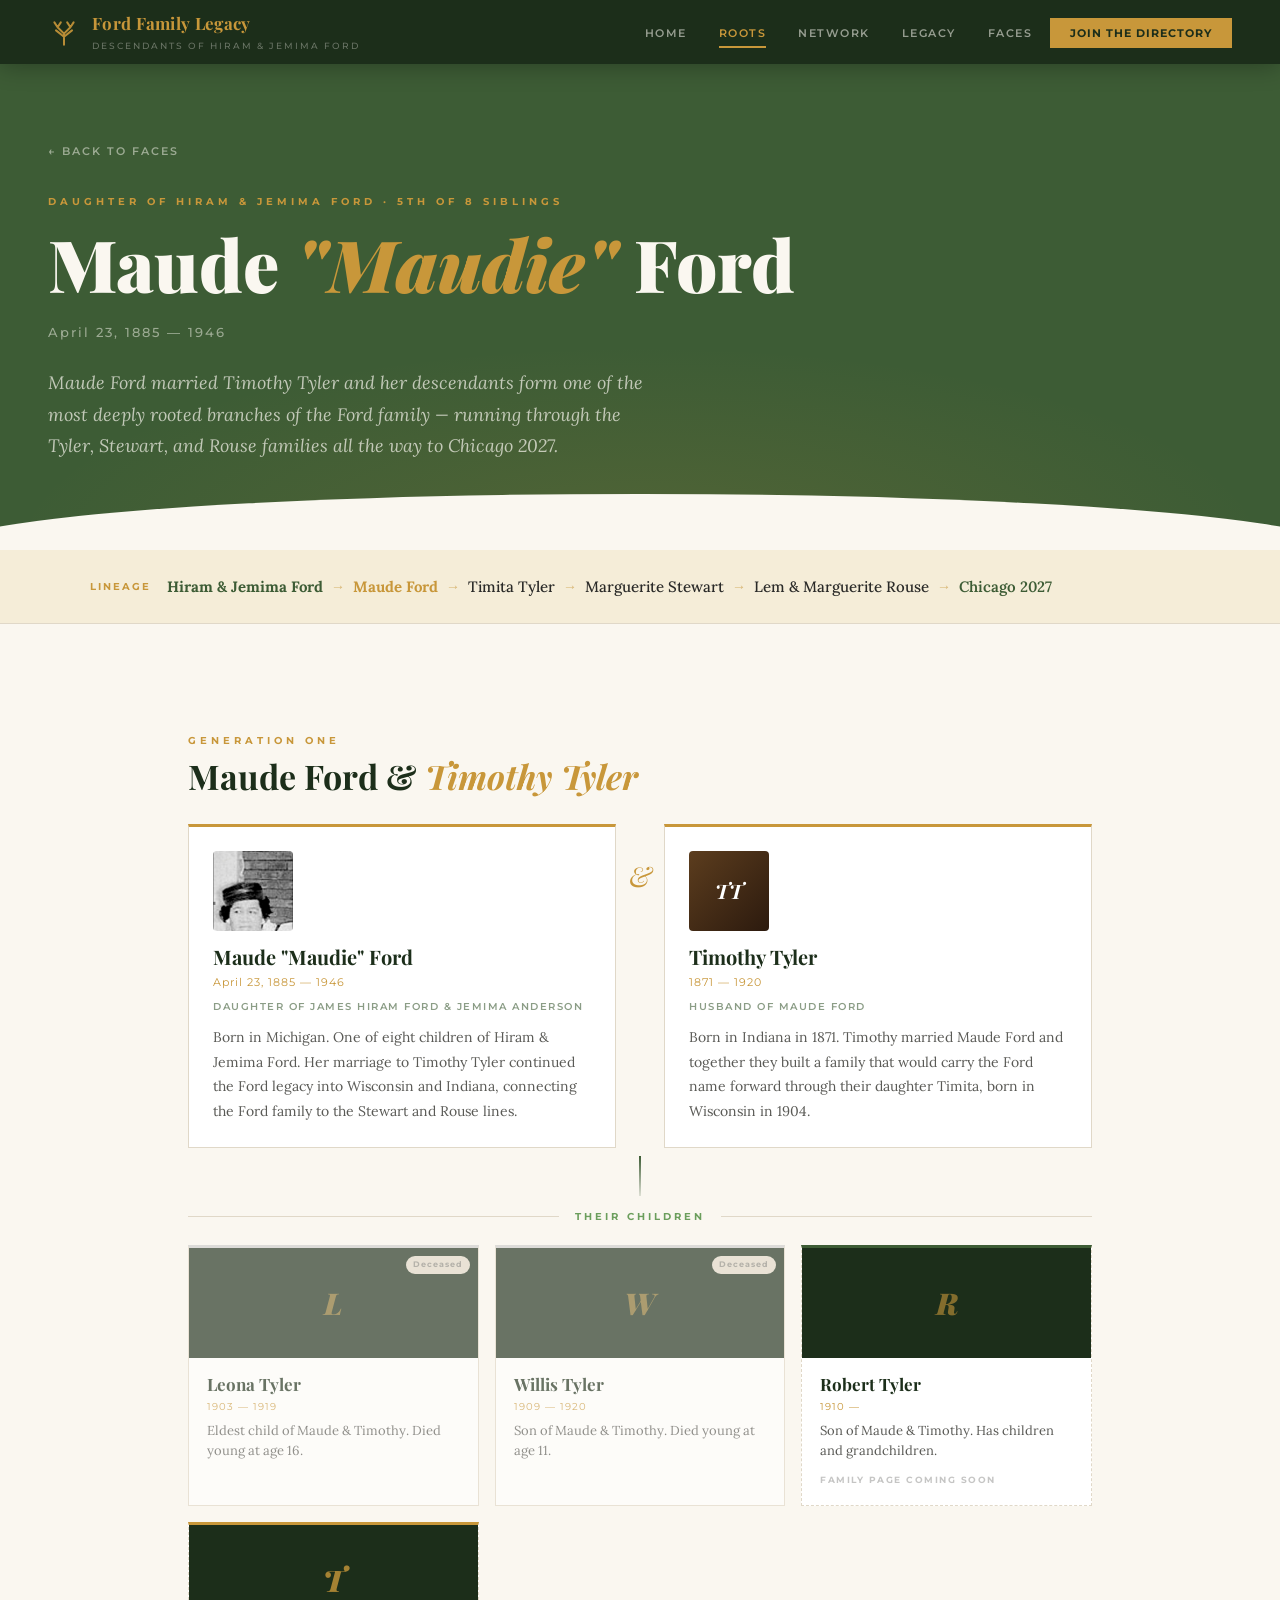
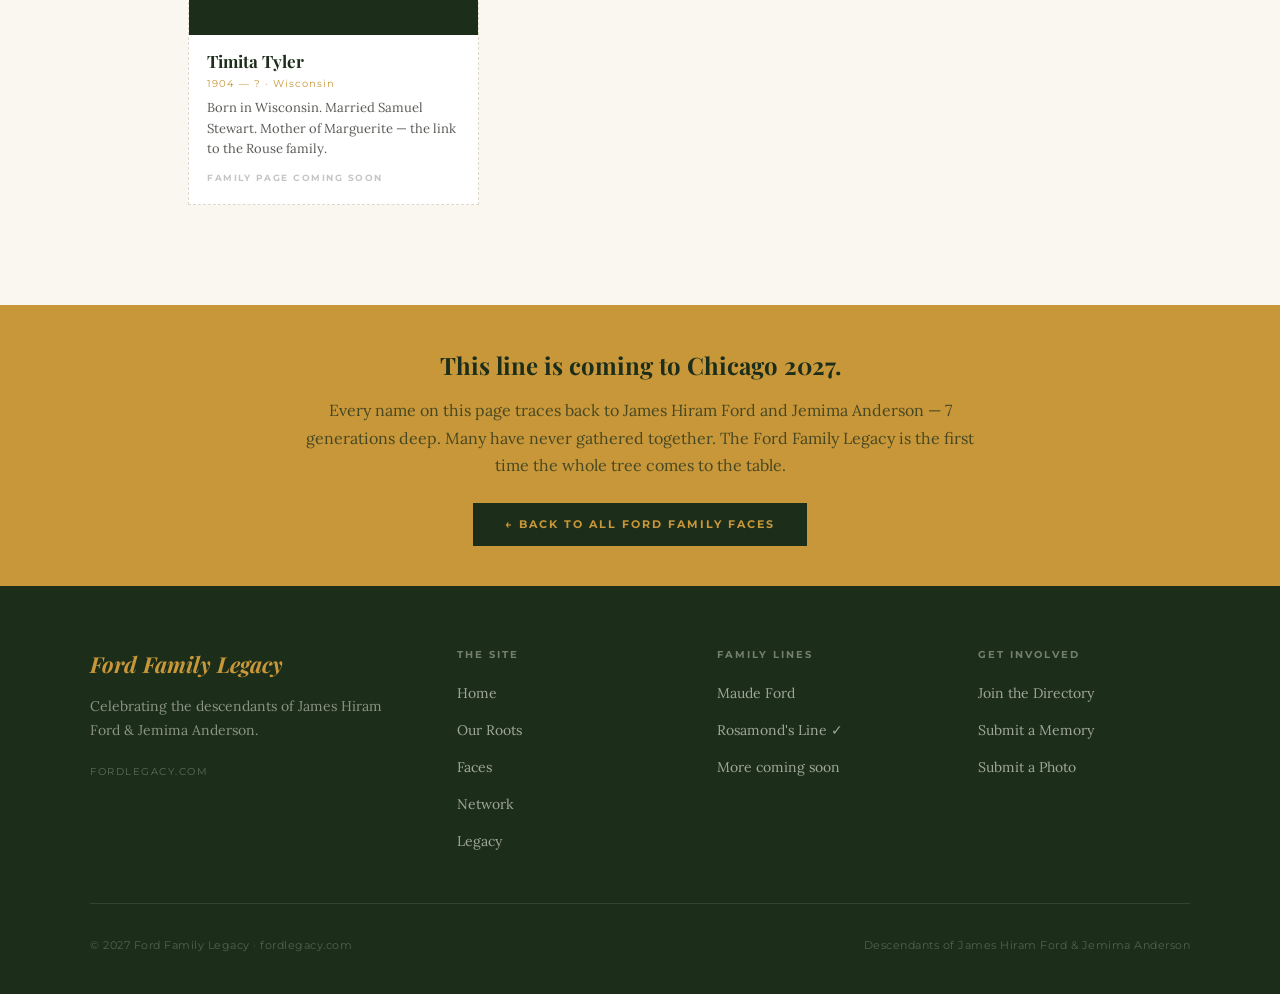
<file: maude.html>
<!DOCTYPE html>
<html lang="en">
<head>
<meta charset="UTF-8">
<meta name="viewport" content="width=device-width, initial-scale=1.0">
<title>Maude "Maudie" Ford — Ford Family Legacy</title>
<link rel="stylesheet" href="shared.css">
<link href="https://fonts.googleapis.com/css2?family=Playfair+Display:ital,wght@0,400;0,700;0,900;1,400;1,700&family=Lora:ital,wght@0,400;0,500;1,400;1,500&family=Montserrat:wght@300;400;500;600;700&display=swap" rel="stylesheet">
<style>
  :root {
    --forest:#1C2E1A;--gold:#C8973A;--gold-light:#E8B85A;
    --cream:#FAF7F0;--parchment:#F5EDD8;--charcoal:#2A2A28;
    --mid:#5A5A56;--light-border:#E0D8C8;--sage:#3D5C35;--sage-light:#6B9E5C;--deep:#1C2E1A;
  }
  *{margin:0;padding:0;box-sizing:border-box;}
  body{background:var(--cream);color:var(--charcoal);font-family:'Lora',serif;font-size:16px;line-height:1.7;overflow-x:hidden;}

  .hero{background:var(--sage);padding:72px 48px 88px;position:relative;overflow:hidden;}
  .hero::after{content:'';position:absolute;bottom:0;left:0;right:0;height:56px;background:var(--cream);clip-path:ellipse(55% 100% at 50% 100%);}
  .hero::before{content:'';position:absolute;inset:0;background:radial-gradient(ellipse 70% 60% at 50% 100%,rgba(200,151,58,0.15),transparent 70%);}
  .hero-inner{max-width:760px;position:relative;}
  .hero-back{display:inline-flex;align-items:center;gap:8px;font-family:'Montserrat',sans-serif;font-size:11px;font-weight:600;letter-spacing:2px;text-transform:uppercase;color:rgba(250,247,240,0.5);text-decoration:none;margin-bottom:32px;transition:color 0.2s;}
  .hero-back:hover{color:var(--gold-light);}
  .hero-eyebrow{font-family:'Montserrat',sans-serif;font-size:10px;font-weight:700;letter-spacing:4px;text-transform:uppercase;color:var(--gold);margin-bottom:16px;}
  .hero-title{font-family:'Playfair Display',serif;font-size:clamp(40px,6vw,72px);font-weight:900;color:#FAF7F0;line-height:1.05;margin-bottom:20px;}
  .hero-title em{color:var(--gold);font-style:italic;}
  .hero-dates{font-family:'Montserrat',sans-serif;font-size:13px;font-weight:500;letter-spacing:2px;color:rgba(250,247,240,0.5);margin-bottom:24px;}
  .hero-desc{font-size:18px;font-style:italic;color:rgba(250,247,240,0.7);line-height:1.75;max-width:600px;}

  .lineage-path{background:var(--parchment);padding:24px 48px;border-bottom:1px solid var(--light-border);}
  .lineage-inner{max-width:1100px;margin:0 auto;display:flex;align-items:center;flex-wrap:wrap;gap:8px;}
  .lin-label{font-family:'Montserrat',sans-serif;font-size:10px;font-weight:700;letter-spacing:2px;text-transform:uppercase;color:var(--gold);margin-right:8px;}
  .lin{font-family:'Lora',serif;font-size:15px;color:var(--charcoal);font-weight:500;}
  .lin.root{font-weight:700;color:var(--sage);}
  .lin.hi{color:var(--gold);font-weight:700;}
  .arr{color:var(--gold);font-size:14px;opacity:0.6;}

  .tree-content{max-width:1000px;margin:0 auto;padding:60px 48px 100px;}

  /* PORTRAIT */
  .portrait{width:80px;height:80px;border-radius:4px;overflow:hidden;flex-shrink:0;margin-bottom:14px;}
  .portrait img{width:100%;height:100%;object-fit:cover;object-position:top;display:block;}
  .pp{width:100%;height:100%;display:flex;align-items:center;justify-content:center;font-family:'Playfair Display',serif;font-size:20px;font-weight:700;font-style:italic;color:white;}

  /* COUPLE ROW */
  .couple-row{display:grid;grid-template-columns:1fr 48px 1fr;gap:0;align-items:start;margin-bottom:8px;}
  .cand{font-family:'Playfair Display',serif;font-size:28px;font-style:italic;color:var(--gold);text-align:center;padding-top:28px;}

  /* PERSON CARD */
  .pcard{background:white;border:1px solid var(--light-border);border-top:3px solid var(--sage);padding:24px;}
  .pcard.gt{border-top-color:var(--gold);}
  .pcard.dk{background:rgba(28,46,26,0.9);border-color:rgba(200,151,58,0.4);border-top:3px solid var(--gold);}
  .pn{font-family:'Playfair Display',serif;font-size:20px;font-weight:700;color:var(--deep);margin-bottom:4px;line-height:1.2;}
  .pcard.dk .pn{color:#FAF7F0;}
  .pd{font-family:'Montserrat',sans-serif;font-size:11px;letter-spacing:1px;color:var(--gold);margin-bottom:6px;}
  .pr{font-family:'Montserrat',sans-serif;font-size:10px;font-weight:600;letter-spacing:1.5px;text-transform:uppercase;color:rgba(61,92,53,0.6);margin-bottom:10px;}
  .pcard.dk .pr{color:rgba(250,247,240,0.6);}
  .ptxt{font-size:14px;line-height:1.75;color:var(--mid);}
  .pcard.dk .ptxt{color:rgba(250,247,240,0.85);}

  /* CONNECTOR */
  .conn{display:flex;align-items:center;gap:16px;padding:4px 0;margin:8px 0;}
  .conn-rule{flex:1;height:1px;background:var(--light-border);}
  .conn-txt{font-family:'Montserrat',sans-serif;font-size:10px;font-weight:700;letter-spacing:3px;text-transform:uppercase;color:var(--sage-light);white-space:nowrap;}
  .conn-line{width:2px;height:40px;margin:0 auto;background:linear-gradient(to bottom,var(--sage),rgba(61,92,53,0.15));}

  /* SECTION HEADER */
  .sec-hdr{margin:48px 0 28px;}
  .sec-label{font-family:'Montserrat',sans-serif;font-size:10px;font-weight:700;letter-spacing:4px;text-transform:uppercase;color:var(--gold);display:block;margin-bottom:8px;}
  .sec-title{font-family:'Playfair Display',serif;font-size:clamp(22px,3vw,34px);font-weight:700;color:var(--deep);line-height:1.15;}
  .sec-title em{color:var(--gold);font-style:italic;}

  /* DRILL-DOWN GRID — links to child pages */
  .child-grid{display:grid;grid-template-columns:repeat(3,1fr);gap:16px;margin-top:16px;}

  .child-link{
    display:block;text-decoration:none;color:inherit;
    background:white;border:1px solid var(--light-border);border-top:3px solid var(--sage);
    position:relative;overflow:hidden;
    transition:border-color 0.2s,transform 0.2s,box-shadow 0.2s;
  }
  .child-link:hover{border-color:var(--gold);transform:translateY(-3px);box-shadow:0 10px 24px rgba(0,0,0,0.09);}
  .child-link.gold-top{border-top-color:var(--gold);}
  .child-link.deceased{opacity:0.65;border-top-color:rgba(90,90,86,0.3);}
  .child-link.deceased:hover{transform:none;box-shadow:none;border-color:var(--light-border);}
  .child-link.coming{border-style:dashed;border-top-style:solid;cursor:default;}
  .child-link.coming:hover{transform:none;box-shadow:none;border-color:var(--light-border);}

  .child-photo{width:100%;aspect-ratio:3/2;max-height:110px;overflow:hidden;background:var(--forest);}
  .child-photo img{width:100%;height:100%;object-fit:cover;object-position:top;}
  .child-ph{width:100%;height:100%;min-height:90px;display:flex;align-items:center;justify-content:center;font-family:'Playfair Display',serif;font-size:30px;font-weight:900;font-style:italic;color:rgba(200,151,58,0.6);}

  .child-info{padding:16px 18px 18px;}
  .child-name{font-family:'Playfair Display',serif;font-size:17px;font-weight:700;color:var(--deep);margin-bottom:3px;line-height:1.2;}
  .child-dates{font-family:'Montserrat',sans-serif;font-size:10px;letter-spacing:1px;color:var(--gold);margin-bottom:6px;}
  .child-desc{font-size:13px;color:var(--mid);line-height:1.6;margin-bottom:10px;}
  .child-cta{font-family:'Montserrat',sans-serif;font-size:9px;font-weight:700;letter-spacing:1.5px;text-transform:uppercase;color:var(--sage);display:flex;align-items:center;gap:4px;}
  .child-link:hover .child-cta{color:var(--gold);}
  .child-link.coming .child-cta{color:rgba(90,90,86,0.35);}

  .dec-badge{position:absolute;top:8px;right:8px;font-family:'Montserrat',sans-serif;font-size:8px;font-weight:700;letter-spacing:1px;color:rgba(90,90,86,0.6);background:var(--light-border);padding:2px 7px;border-radius:10px;}
  .live-badge{position:absolute;top:8px;right:8px;font-family:'Montserrat',sans-serif;font-size:8px;font-weight:700;letter-spacing:1px;color:white;background:var(--sage);padding:2px 7px;border-radius:10px;}

  /* TIMITA/SAMUEL SECTION */
  .gen-section{margin:48px 0;}

  /* LEGACY NOTE */
  .legacy-note{background:var(--gold);padding:40px 48px;text-align:center;}
  .legacy-note h3{font-family:'Playfair Display',serif;font-size:24px;font-weight:700;color:var(--deep);margin-bottom:12px;}
  .legacy-note p{font-size:16px;color:rgba(28,46,26,0.75);line-height:1.7;}
  .legacy-note a{display:inline-block;margin-top:24px;padding:12px 32px;background:var(--deep);color:var(--gold);font-family:'Montserrat',sans-serif;font-size:11px;font-weight:700;letter-spacing:2px;text-transform:uppercase;text-decoration:none;}

  .reveal{opacity:0;transform:translateY(24px);transition:opacity 0.7s ease,transform 0.7s ease;}
  .reveal.visible{opacity:1;transform:none;}

  @media(max-width:800px){
    .couple-row{grid-template-columns:1fr;}.cand{display:none;}
    .child-grid{grid-template-columns:repeat(2,1fr);}
    .tree-content{padding:40px 20px 80px;}
    .hero{padding:48px 24px 72px;}
    .lineage-path{padding:16px 20px;}
  }
</style>
</head>
<body>

<nav class="site-nav">
  <a href="index.html" class="nav-brand">
    <svg class="nav-brand-tree" viewBox="0 0 40 40" fill="none"><path d="M20 36 L20 22 M20 22 L12 14 M20 22 L28 14 M20 26 L10 18 M20 26 L30 18 M12 14 L8 8 M12 14 L16 8 M28 14 L24 8 M28 14 L32 8" stroke="#C8973A" stroke-width="2.5" stroke-linecap="round"/></svg>
    <div><span class="nav-brand-text">Ford Family Legacy</span><span class="nav-brand-sub">Descendants of Hiram &amp; Jemima Ford</span></div>
  </a>
  <ul class="nav-links">
    <li><a href="index.html">Home</a></li>
    <li><a href="roots.html" class="active">Roots</a></li>
    <li><a href="network.html">Network</a></li>
    <li><a href="newsletter.html">Legacy</a></li>
    <li><a href="faces.html">Faces</a></li>
    <li><a href="network.html" class="nav-cta">Join the Directory</a></li>
  </ul>
</nav>

<!-- HERO -->
<section class="hero">
  <div class="hero-inner">
    <a href="faces.html" class="hero-back">← Back to Faces</a>
    <p class="hero-eyebrow">Daughter of Hiram &amp; Jemima Ford · 5th of 8 Siblings</p>
    <h1 class="hero-title">Maude <em>"Maudie"</em> Ford</h1>
    <p class="hero-dates">April 23, 1885 — 1946</p>
    <p class="hero-desc">Maude Ford married Timothy Tyler and her descendants form one of the most deeply rooted branches of the Ford family — running through the Tyler, Stewart, and Rouse families all the way to Chicago 2027.</p>
  </div>
</section>

<!-- LINEAGE -->
<div class="lineage-path">
  <div class="lineage-inner">
    <span class="lin-label">Lineage</span>
    <span class="lin root">Hiram &amp; Jemima Ford</span><span class="arr">→</span>
    <span class="lin hi">Maude Ford</span><span class="arr">→</span>
    <span class="lin">Timita Tyler</span><span class="arr">→</span>
    <span class="lin">Marguerite Stewart</span><span class="arr">→</span>
    <span class="lin">Lem &amp; Marguerite Rouse</span><span class="arr">→</span>
    <span class="lin" style="color:var(--sage);font-weight:600;">Chicago 2027</span>
  </div>
</div>

<div class="tree-content">

  <!-- GEN 1: MAUDE & TIMOTHY -->
  <div class="sec-hdr reveal">
    <span class="sec-label">Generation One</span>
    <h2 class="sec-title">Maude Ford &amp; <em>Timothy Tyler</em></h2>
  </div>

  <div class="couple-row reveal">
    <div class="pcard gt">
      <div class="portrait">
        <img src="maude-ford.jpg" alt="Maude Ford" onerror="this.outerHTML='<div class=\'pp\' style=\'background:linear-gradient(135deg,#3D5C35,#1C2E1A);width:80px;height:80px;border-radius:4px;\'>MF</div>'">
      </div>
      <div class="pn">Maude "Maudie" Ford</div>
      <div class="pd">April 23, 1885 — 1946</div>
      <div class="pr">Daughter of James Hiram Ford &amp; Jemima Anderson</div>
      <p class="ptxt">Born in Michigan. One of eight children of Hiram &amp; Jemima Ford. Her marriage to Timothy Tyler continued the Ford legacy into Wisconsin and Indiana, connecting the Ford family to the Stewart and Rouse lines.</p>
    </div>
    <div class="cand">&amp;</div>
    <div class="pcard gt">
      <div class="portrait"><div class="pp" style="background:linear-gradient(135deg,#5C3D1E,#2C1A0E);">TT</div></div>
      <div class="pn">Timothy Tyler</div>
      <div class="pd">1871 — 1920</div>
      <div class="pr">Husband of Maude Ford</div>
      <p class="ptxt">Born in Indiana in 1871. Timothy married Maude Ford and together they built a family that would carry the Ford name forward through their daughter Timita, born in Wisconsin in 1904.</p>
    </div>
  </div>

  <!-- MAUDE'S CHILDREN -->
  <div class="conn-line reveal"></div>
  <div class="conn reveal"><div class="conn-rule"></div><span class="conn-txt">Their Children</span><div class="conn-rule"></div></div>

  <div class="child-grid reveal">
    <div class="child-link deceased">
      <div class="child-photo"><div class="child-ph">L</div></div>
      <span class="dec-badge">Deceased</span>
      <div class="child-info">
        <div class="child-name">Leona Tyler</div>
        <div class="child-dates">1903 — 1919</div>
        <p class="child-desc">Eldest child of Maude &amp; Timothy. Died young at age 16.</p>
      </div>
    </div>
    <div class="child-link deceased">
      <div class="child-photo"><div class="child-ph">W</div></div>
      <span class="dec-badge">Deceased</span>
      <div class="child-info">
        <div class="child-name">Willis Tyler</div>
        <div class="child-dates">1909 — 1920</div>
        <p class="child-desc">Son of Maude &amp; Timothy. Died young at age 11.</p>
      </div>
    </div>
    <div class="child-link coming">
      <div class="child-photo"><div class="child-ph">R</div></div>
      <div class="child-info">
        <div class="child-name">Robert Tyler</div>
        <div class="child-dates">1910 —</div>
        <p class="child-desc">Son of Maude &amp; Timothy. Has children and grandchildren.</p>
        <span class="child-cta">Family page coming soon</span>
      </div>
    </div>
    <div class="child-link gold-top coming">
      <div class="child-photo"><div class="child-ph" style="color:rgba(200,151,58,0.8);">T</div></div>
      <div class="child-info">
        <div class="child-name">Timita Tyler</div>
        <div class="child-dates">1904 — ? · Wisconsin</div>
        <p class="child-desc">Born in Wisconsin. Married Samuel Stewart. Mother of Marguerite — the link to the Rouse family.</p>
        <span class="child-cta">Family page coming soon</span>
      </div>
    </div>
  </div>

</div>

<div class="legacy-note">
  <div class="reveal" style="max-width:700px;margin:0 auto;">
    <h3>This line is coming to Chicago 2027.</h3>
    <p>Every name on this page traces back to James Hiram Ford and Jemima Anderson — 7 generations deep. Many have never gathered together. The Ford Family Legacy is the first time the whole tree comes to the table.</p>
    <a href="faces.html">← Back to All Ford Family Faces</a>
  </div>
</div>

<footer class="site-footer">
  <div class="footer-grid">
    <div>
      <div class="footer-brand-name">Ford Family Legacy</div>
      <p class="footer-brand-desc">Celebrating the descendants of James Hiram Ford &amp; Jemima Anderson.</p>
      <p style="font-family:'Montserrat',sans-serif;font-size:10px;letter-spacing:1.5px;text-transform:uppercase;color:rgba(250,247,240,0.3);margin-top:8px;">fordlegacy.com</p>
    </div>
    <div>
      <p class="footer-col-title">The Site</p>
      <ul class="footer-links">
        <li><a href="index.html">Home</a></li><li><a href="roots.html">Our Roots</a></li>
        <li><a href="faces.html">Faces</a></li><li><a href="network.html">Network</a></li>
        <li><a href="newsletter.html">Legacy</a></li>
      </ul>
    </div>
    <div>
      <p class="footer-col-title">Family Lines</p>
      <ul class="footer-links">
        <li><a href="maude.html">Maude Ford</a></li>
        <li><a href="rosamond.html">Rosamond's Line ✓</a></li>
        <li><a href="#">More coming soon</a></li>
      </ul>
    </div>
    <div>
      <p class="footer-col-title">Get Involved</p>
      <ul class="footer-links">
        <li><a href="network.html">Join the Directory</a></li>
        <li><a href="roots.html">Submit a Memory</a></li>
        <li><a href="roots.html">Submit a Photo</a></li>
      </ul>
    </div>
  </div>
  <div class="footer-bottom">
    <span class="footer-copy">© 2027 Ford Family Legacy · fordlegacy.com</span>
    <span class="footer-copy">Descendants of James Hiram Ford &amp; Jemima Anderson</span>
  </div>
</footer>

<script>
  const reveals = document.querySelectorAll('.reveal');
  const obs = new IntersectionObserver(entries => {
    entries.forEach(e => { if(e.isIntersecting) e.target.classList.add('visible'); });
  },{threshold:0.06,rootMargin:'0px 0px -30px 0px'});
  reveals.forEach(el => obs.observe(el));
</script>
</body>
</html>
</file>
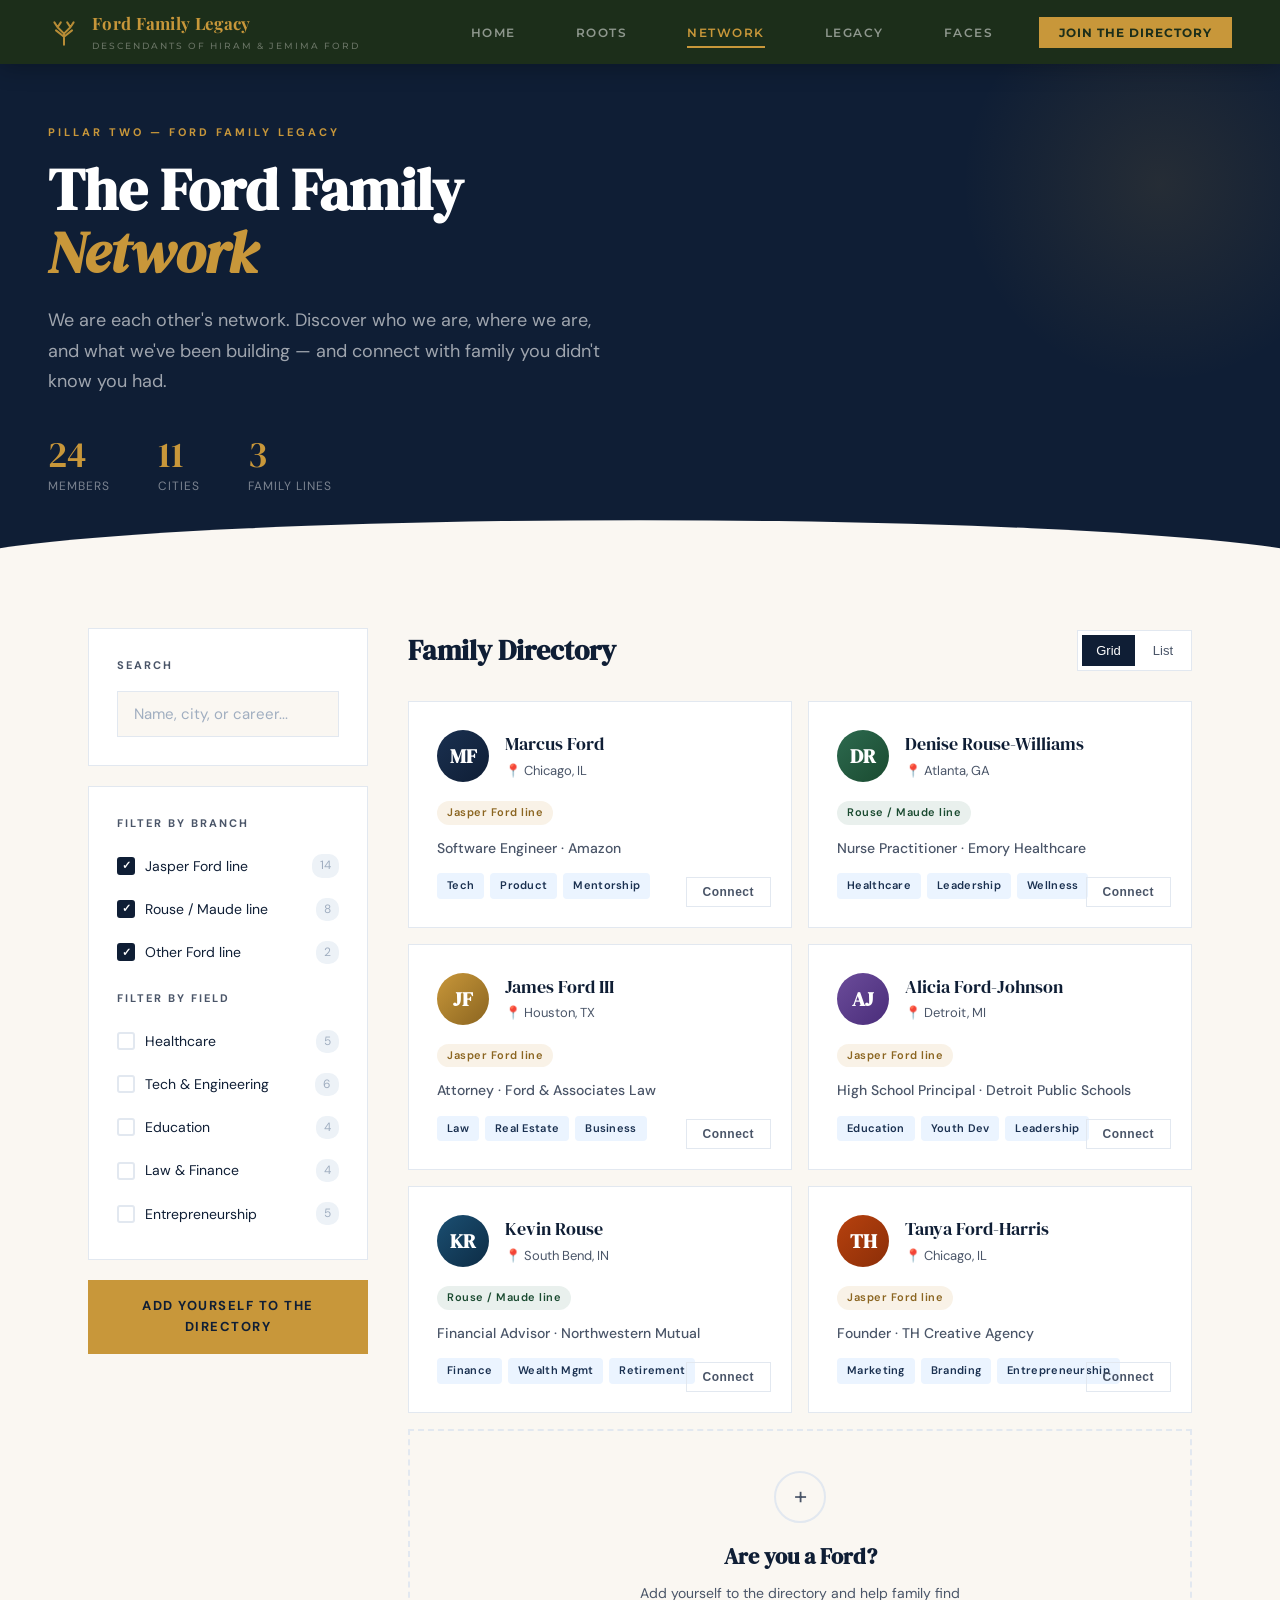
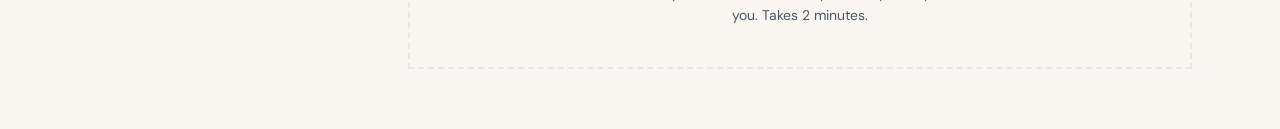
<file: network.html>
<!DOCTYPE html>
<html lang="en">
<head>
<meta charset="UTF-8">
<meta name="viewport" content="width=device-width, initial-scale=1.0">
<title>Ford Family Network — Directory</title>
<link rel="stylesheet" href="shared.css">
<link href="https://fonts.googleapis.com/css2?family=DM+Serif+Display:ital@0;1&family=DM+Sans:wght@300;400;500;600&family=Montserrat:wght@400;500;600;700&display=swap" rel="stylesheet">
<style>
  :root {
    --navy: #0F1E35;
    --navy-mid: #1A3050;
    --gold: #C8973A;
    --gold-light: #E8B85A;
    --cream: #FAF7F2;
    --white: #FFFFFF;
    --slate: #4A5568;
    --light: #EDF2F7;
    --border: #E2E8F0;
    --green: #2D6A4F;
    --green-light: #52B788;
    --tag-bg: #EBF4FF;
    --tag-text: #1A3050;
  }

  * { margin: 0; padding: 0; box-sizing: border-box; }

  body {
    background: var(--cream);
    color: var(--navy);
    font-family: 'DM Sans', sans-serif;
    font-size: 16px;
    line-height: 1.6;
  }

  /* NAV */
  nav {
    background: var(--navy);
    padding: 16px 48px;
    display: flex;
    align-items: center;
    justify-content: space-between;
    position: sticky;
    top: 0;
    z-index: 100;
    box-shadow: 0 2px 20px rgba(0,0,0,0.3);
  }

  .nav-brand {
    font-family: 'DM Serif Display', serif;
    font-size: 18px;
    color: var(--gold);
  }

  .nav-links {
    display: flex;
    gap: 32px;
    list-style: none;
  }

  .nav-links a {
    font-size: 12px;
    font-weight: 600;
    letter-spacing: 1.5px;
    text-transform: uppercase;
    color: rgba(255,255,255,0.5);
    text-decoration: none;
    transition: color 0.2s;
  }

  .nav-links a:hover, .nav-links a.active { color: var(--gold); }

  /* HERO BANNER */
  .hero {
    background: var(--navy);
    padding: 60px 48px 72px;
    position: relative;
    overflow: hidden;
  }

  .hero::after {
    content: '';
    position: absolute;
    bottom: 0; left: 0; right: 0;
    height: 48px;
    background: var(--cream);
    clip-path: ellipse(55% 100% at 50% 100%);
  }

  .hero::before {
    content: '';
    position: absolute;
    top: -80px; right: -80px;
    width: 400px; height: 400px;
    background: radial-gradient(circle, rgba(200,151,58,0.12), transparent 70%);
  }

  .hero-inner {
    max-width: 700px;
    position: relative;
  }

  .hero-label {
    font-size: 11px;
    font-weight: 700;
    letter-spacing: 3px;
    text-transform: uppercase;
    color: var(--gold);
    margin-bottom: 16px;
  }

  .hero-title {
    font-family: 'DM Serif Display', serif;
    font-size: clamp(36px, 5vw, 58px);
    color: white;
    line-height: 1.1;
    margin-bottom: 20px;
  }

  .hero-title em { color: var(--gold); font-style: italic; }

  .hero-sub {
    font-size: 18px;
    color: rgba(255,255,255,0.6);
    line-height: 1.7;
    max-width: 560px;
  }

  .hero-stats {
    display: flex;
    gap: 48px;
    margin-top: 40px;
  }

  .stat-item {}

  .stat-num {
    font-family: 'DM Serif Display', serif;
    font-size: 36px;
    color: var(--gold);
    line-height: 1;
  }

  .stat-label {
    font-size: 12px;
    color: rgba(255,255,255,0.45);
    text-transform: uppercase;
    letter-spacing: 1px;
    margin-top: 4px;
  }

  /* MAIN LAYOUT */
  .main {
    max-width: 1200px;
    margin: 0 auto;
    padding: 60px 48px;
    display: grid;
    grid-template-columns: 280px 1fr;
    gap: 40px;
    align-items: start;
  }

  /* SIDEBAR */
  .sidebar { position: sticky; top: 80px; }

  .sidebar-section {
    background: white;
    border: 1px solid var(--border);
    padding: 28px;
    margin-bottom: 20px;
  }

  .sidebar-title {
    font-size: 11px;
    font-weight: 700;
    letter-spacing: 2px;
    text-transform: uppercase;
    color: var(--slate);
    margin-bottom: 16px;
  }

  .search-input {
    width: 100%;
    padding: 12px 16px;
    border: 1.5px solid var(--border);
    background: var(--cream);
    font-family: 'DM Sans', sans-serif;
    font-size: 15px;
    color: var(--navy);
    outline: none;
    transition: border-color 0.2s;
  }

  .search-input:focus { border-color: var(--gold); }
  .search-input::placeholder { color: #A0AEC0; }

  .filter-group { margin-bottom: 20px; }

  .filter-label {
    font-size: 12px;
    font-weight: 600;
    color: var(--slate);
    margin-bottom: 10px;
    display: block;
  }

  .filter-options {
    display: flex;
    flex-direction: column;
    gap: 8px;
  }

  .filter-option {
    display: flex;
    align-items: center;
    gap: 10px;
    cursor: pointer;
    padding: 6px 0;
  }

  .filter-option input[type="checkbox"] { display: none; }

  .checkbox-custom {
    width: 18px;
    height: 18px;
    border: 2px solid var(--border);
    border-radius: 3px;
    flex-shrink: 0;
    display: flex;
    align-items: center;
    justify-content: center;
    transition: all 0.2s;
  }

  .filter-option input:checked + .checkbox-custom {
    background: var(--navy);
    border-color: var(--navy);
  }

  .filter-option input:checked + .checkbox-custom::after {
    content: '✓';
    color: white;
    font-size: 11px;
    font-weight: 700;
  }

  .filter-option-label {
    font-size: 14px;
    color: var(--navy);
    display: flex;
    justify-content: space-between;
    width: 100%;
    align-items: center;
  }

  .filter-count {
    font-size: 12px;
    color: #A0AEC0;
    background: var(--light);
    padding: 2px 8px;
    border-radius: 10px;
  }

  .join-btn {
    display: block;
    width: 100%;
    padding: 16px;
    background: var(--gold);
    color: var(--navy);
    font-family: 'DM Sans', sans-serif;
    font-size: 13px;
    font-weight: 700;
    letter-spacing: 1.5px;
    text-transform: uppercase;
    border: none;
    cursor: pointer;
    text-align: center;
    transition: background 0.2s, transform 0.15s;
    text-decoration: none;
  }

  .join-btn:hover {
    background: var(--gold-light);
    transform: translateY(-1px);
  }

  /* DIRECTORY */
  .directory {}

  .directory-header {
    display: flex;
    align-items: center;
    justify-content: space-between;
    margin-bottom: 28px;
  }

  .directory-header h2 {
    font-family: 'DM Serif Display', serif;
    font-size: 28px;
    color: var(--navy);
  }

  .view-toggle {
    display: flex;
    gap: 4px;
    background: white;
    border: 1px solid var(--border);
    padding: 4px;
  }

  .view-btn {
    padding: 8px 14px;
    background: transparent;
    border: none;
    cursor: pointer;
    font-size: 13px;
    color: var(--slate);
    transition: all 0.15s;
  }

  .view-btn.active {
    background: var(--navy);
    color: white;
  }

  /* MEMBER GRID */
  .member-grid {
    display: grid;
    grid-template-columns: repeat(2, 1fr);
    gap: 16px;
  }

  .member-card {
    background: white;
    border: 1px solid var(--border);
    padding: 28px;
    transition: border-color 0.2s, transform 0.2s, box-shadow 0.2s;
    cursor: pointer;
    position: relative;
  }

  .member-card:hover {
    border-color: var(--gold);
    transform: translateY(-2px);
    box-shadow: 0 8px 24px rgba(0,0,0,0.08);
  }

  .member-top {
    display: flex;
    align-items: flex-start;
    gap: 16px;
    margin-bottom: 16px;
  }

  .member-avatar {
    width: 52px;
    height: 52px;
    border-radius: 50%;
    flex-shrink: 0;
    display: flex;
    align-items: center;
    justify-content: center;
    font-family: 'DM Serif Display', serif;
    font-size: 20px;
    font-weight: 700;
    color: white;
  }

  .member-info {}

  .member-name {
    font-family: 'DM Serif Display', serif;
    font-size: 18px;
    color: var(--navy);
    margin-bottom: 2px;
  }

  .member-location {
    font-size: 13px;
    color: var(--slate);
    display: flex;
    align-items: center;
    gap: 4px;
  }

  .member-branch {
    display: inline-block;
    padding: 3px 10px;
    border-radius: 12px;
    font-size: 11px;
    font-weight: 600;
    letter-spacing: 0.5px;
    margin-bottom: 12px;
  }

  .branch-jasper { background: rgba(200,151,58,0.12); color: #8B6520; }
  .branch-rouse { background: rgba(45,106,79,0.1); color: #1A4A30; }
  .branch-ford { background: rgba(15,30,53,0.08); color: var(--navy-mid); }

  .member-title {
    font-size: 14px;
    color: var(--slate);
    margin-bottom: 14px;
    font-weight: 500;
  }

  .skills-row {
    display: flex;
    flex-wrap: wrap;
    gap: 6px;
  }

  .skill-tag {
    padding: 4px 10px;
    background: var(--tag-bg);
    color: var(--tag-text);
    font-size: 11px;
    font-weight: 600;
    border-radius: 4px;
    letter-spacing: 0.3px;
  }

  .member-connect {
    position: absolute;
    bottom: 20px;
    right: 20px;
    padding: 7px 16px;
    background: transparent;
    border: 1.5px solid var(--border);
    color: var(--slate);
    font-size: 12px;
    font-weight: 600;
    cursor: pointer;
    transition: all 0.2s;
    letter-spacing: 0.5px;
  }

  .member-card:hover .member-connect {
    border-color: var(--navy);
    color: var(--navy);
    background: var(--navy);
    color: white;
  }

  /* ADD YOURSELF CARD */
  .add-card {
    background: transparent;
    border: 2px dashed var(--border);
    padding: 40px 28px;
    display: flex;
    flex-direction: column;
    align-items: center;
    justify-content: center;
    text-align: center;
    cursor: pointer;
    transition: border-color 0.2s, background 0.2s;
    min-height: 220px;
    grid-column: span 2;
  }

  .add-card:hover {
    border-color: var(--gold);
    background: rgba(200,151,58,0.04);
  }

  .add-icon {
    width: 52px;
    height: 52px;
    border: 2px solid var(--border);
    border-radius: 50%;
    display: flex;
    align-items: center;
    justify-content: center;
    margin-bottom: 16px;
    font-size: 24px;
    color: var(--slate);
    transition: border-color 0.2s, color 0.2s;
  }

  .add-card:hover .add-icon {
    border-color: var(--gold);
    color: var(--gold);
  }

  .add-card h3 {
    font-family: 'DM Serif Display', serif;
    font-size: 22px;
    color: var(--navy);
    margin-bottom: 8px;
  }

  .add-card p {
    font-size: 14px;
    color: var(--slate);
    max-width: 340px;
  }

  /* MODAL */
  .modal-overlay {
    position: fixed;
    inset: 0;
    background: rgba(15,30,53,0.7);
    z-index: 200;
    display: flex;
    align-items: center;
    justify-content: center;
    padding: 20px;
    opacity: 0;
    pointer-events: none;
    transition: opacity 0.25s;
  }

  .modal-overlay.open {
    opacity: 1;
    pointer-events: all;
  }

  .modal {
    background: white;
    max-width: 560px;
    width: 100%;
    max-height: 90vh;
    overflow-y: auto;
    padding: 48px;
    position: relative;
    transform: translateY(20px);
    transition: transform 0.25s;
  }

  .modal-overlay.open .modal { transform: translateY(0); }

  .modal-close {
    position: absolute;
    top: 20px; right: 24px;
    background: none;
    border: none;
    font-size: 22px;
    cursor: pointer;
    color: var(--slate);
    line-height: 1;
  }

  .modal-title {
    font-family: 'DM Serif Display', serif;
    font-size: 28px;
    color: var(--navy);
    margin-bottom: 8px;
  }

  .modal-sub {
    font-size: 15px;
    color: var(--slate);
    margin-bottom: 32px;
  }

  .modal-form {
    display: flex;
    flex-direction: column;
    gap: 20px;
  }

  .modal-row {
    display: grid;
    grid-template-columns: 1fr 1fr;
    gap: 16px;
  }

  .modal-group {
    display: flex;
    flex-direction: column;
    gap: 6px;
  }

  .modal-group label {
    font-size: 11px;
    font-weight: 700;
    letter-spacing: 1.5px;
    text-transform: uppercase;
    color: var(--slate);
  }

  .modal-group input,
  .modal-group select,
  .modal-group textarea {
    padding: 12px 14px;
    border: 1.5px solid var(--border);
    font-family: 'DM Sans', sans-serif;
    font-size: 15px;
    color: var(--navy);
    outline: none;
    transition: border-color 0.2s;
    background: var(--cream);
    resize: none;
  }

  .modal-group input:focus,
  .modal-group select:focus,
  .modal-group textarea:focus { border-color: var(--gold); }

  .modal-group input::placeholder,
  .modal-group textarea::placeholder { color: #A0AEC0; }

  .privacy-note {
    background: rgba(200,151,58,0.08);
    border-left: 3px solid var(--gold);
    padding: 14px 16px;
    font-size: 13px;
    color: var(--slate);
    line-height: 1.6;
  }

  .modal-submit {
    padding: 16px;
    background: var(--navy);
    color: white;
    font-family: 'DM Sans', sans-serif;
    font-size: 13px;
    font-weight: 700;
    letter-spacing: 1.5px;
    text-transform: uppercase;
    border: none;
    cursor: pointer;
    transition: background 0.2s;
  }

  .modal-submit:hover { background: var(--navy-mid); }

  @media (max-width: 900px) {
    .main { grid-template-columns: 1fr; }
    .sidebar { position: static; }
    .member-grid { grid-template-columns: 1fr; }
    .add-card { grid-column: 1; }
  }

  @media (max-width: 600px) {
    .hero { padding: 40px 24px 60px; }
    .hero-stats { gap: 24px; }
    nav { padding: 16px 20px; }
    .nav-links { display: none; }
    .modal { padding: 32px 24px; }
    .modal-row { grid-template-columns: 1fr; }
  }
</style>
</head>
<body>

<nav class="site-nav">
  <a href="index.html" class="nav-brand">
    <svg class="nav-brand-tree" viewBox="0 0 40 40" fill="none"><path d="M20 36 L20 22 M20 22 L12 14 M20 22 L28 14 M20 26 L10 18 M20 26 L30 18 M12 14 L8 8 M12 14 L16 8 M28 14 L24 8 M28 14 L32 8" stroke="#C8973A" stroke-width="2.5" stroke-linecap="round"/></svg>
    <div><span class="nav-brand-text">Ford Family Legacy</span><span class="nav-brand-sub">Descendants of Hiram &amp; Jemima Ford</span></div>
  </a>
    <ul class="nav-links">
    <li><a href="index.html">Home</a></li>
    <li><a href="roots.html">Roots</a></li>
    <li><a href="network.html" class="active">Network</a></li>
    <li><a href="newsletter.html">Legacy</a></li>
    <li><a href="faces.html">Faces</a></li>
    <li><a href="network.html" class="nav-cta">Join the Directory</a></li>
  </ul></nav>

<section class="hero">
  <div class="hero-inner">
    <p class="hero-label">Pillar Two — Ford Family Legacy</p>
    <h1 class="hero-title">The Ford Family<br><em>Network</em></h1>
    <p class="hero-sub">We are each other's network. Discover who we are, where we are, and what we've been building — and connect with family you didn't know you had.</p>
    <div class="hero-stats">
      <div class="stat-item">
        <div class="stat-num" id="memberCount">24</div>
        <div class="stat-label">Members</div>
      </div>
      <div class="stat-item">
        <div class="stat-num">11</div>
        <div class="stat-label">Cities</div>
      </div>
      <div class="stat-item">
        <div class="stat-num">3</div>
        <div class="stat-label">Family Lines</div>
      </div>
    </div>
  </div>
</section>

<div class="main">
  <!-- SIDEBAR -->
  <aside class="sidebar">
    <div class="sidebar-section">
      <p class="sidebar-title">Search</p>
      <input type="text" class="search-input" placeholder="Name, city, or career..." id="searchInput" oninput="filterCards()">
    </div>

    <div class="sidebar-section">
      <p class="sidebar-title">Filter by Branch</p>
      <div class="filter-group">
        <div class="filter-options">
          <label class="filter-option">
            <input type="checkbox" checked onchange="filterCards()">
            <div class="checkbox-custom"></div>
            <span class="filter-option-label">Jasper Ford line <span class="filter-count">14</span></span>
          </label>
          <label class="filter-option">
            <input type="checkbox" checked onchange="filterCards()">
            <div class="checkbox-custom"></div>
            <span class="filter-option-label">Rouse / Maude line <span class="filter-count">8</span></span>
          </label>
          <label class="filter-option">
            <input type="checkbox" checked onchange="filterCards()">
            <div class="checkbox-custom"></div>
            <span class="filter-option-label">Other Ford line <span class="filter-count">2</span></span>
          </label>
        </div>
      </div>

      <p class="sidebar-title" style="margin-top: 20px;">Filter by Field</p>
      <div class="filter-options">
        <label class="filter-option"><input type="checkbox" onchange="filterCards()"><div class="checkbox-custom"></div><span class="filter-option-label">Healthcare <span class="filter-count">5</span></span></label>
        <label class="filter-option"><input type="checkbox" onchange="filterCards()"><div class="checkbox-custom"></div><span class="filter-option-label">Tech & Engineering <span class="filter-count">6</span></span></label>
        <label class="filter-option"><input type="checkbox" onchange="filterCards()"><div class="checkbox-custom"></div><span class="filter-option-label">Education <span class="filter-count">4</span></span></label>
        <label class="filter-option"><input type="checkbox" onchange="filterCards()"><div class="checkbox-custom"></div><span class="filter-option-label">Law & Finance <span class="filter-count">4</span></span></label>
        <label class="filter-option"><input type="checkbox" onchange="filterCards()"><div class="checkbox-custom"></div><span class="filter-option-label">Entrepreneurship <span class="filter-count">5</span></span></label>
      </div>
    </div>

    <a href="#" class="join-btn" onclick="openModal(); return false;">Add Yourself to the Directory</a>
  </aside>

  <!-- DIRECTORY -->
  <div class="directory">
    <div class="directory-header">
      <h2>Family Directory</h2>
      <div class="view-toggle">
        <button class="view-btn active">Grid</button>
        <button class="view-btn">List</button>
      </div>
    </div>

    <div class="member-grid" id="memberGrid">

      <div class="member-card" data-name="Marcus Ford" data-branch="jasper">
        <div class="member-top">
          <div class="member-avatar" style="background: linear-gradient(135deg, #1A3050, #0F1E35);">MF</div>
          <div class="member-info">
            <div class="member-name">Marcus Ford</div>
            <div class="member-location">📍 Chicago, IL</div>
          </div>
        </div>
        <div class="member-branch branch-jasper">Jasper Ford line</div>
        <div class="member-title">Software Engineer · Amazon</div>
        <div class="skills-row">
          <span class="skill-tag">Tech</span>
          <span class="skill-tag">Product</span>
          <span class="skill-tag">Mentorship</span>
        </div>
        <button class="member-connect">Connect</button>
      </div>

      <div class="member-card" data-name="Denise Rouse-Williams" data-branch="rouse">
        <div class="member-top">
          <div class="member-avatar" style="background: linear-gradient(135deg, #2D6A4F, #1A4A30);">DR</div>
          <div class="member-info">
            <div class="member-name">Denise Rouse-Williams</div>
            <div class="member-location">📍 Atlanta, GA</div>
          </div>
        </div>
        <div class="member-branch branch-rouse">Rouse / Maude line</div>
        <div class="member-title">Nurse Practitioner · Emory Healthcare</div>
        <div class="skills-row">
          <span class="skill-tag">Healthcare</span>
          <span class="skill-tag">Leadership</span>
          <span class="skill-tag">Wellness</span>
        </div>
        <button class="member-connect">Connect</button>
      </div>

      <div class="member-card" data-name="James Ford III" data-branch="jasper">
        <div class="member-top">
          <div class="member-avatar" style="background: linear-gradient(135deg, #C8973A, #8B6520);">JF</div>
          <div class="member-info">
            <div class="member-name">James Ford III</div>
            <div class="member-location">📍 Houston, TX</div>
          </div>
        </div>
        <div class="member-branch branch-jasper">Jasper Ford line</div>
        <div class="member-title">Attorney · Ford & Associates Law</div>
        <div class="skills-row">
          <span class="skill-tag">Law</span>
          <span class="skill-tag">Real Estate</span>
          <span class="skill-tag">Business</span>
        </div>
        <button class="member-connect">Connect</button>
      </div>

      <div class="member-card" data-name="Alicia Ford-Johnson" data-branch="jasper">
        <div class="member-top">
          <div class="member-avatar" style="background: linear-gradient(135deg, #6B4C9A, #4A2D7A);">AJ</div>
          <div class="member-info">
            <div class="member-name">Alicia Ford-Johnson</div>
            <div class="member-location">📍 Detroit, MI</div>
          </div>
        </div>
        <div class="member-branch branch-jasper">Jasper Ford line</div>
        <div class="member-title">High School Principal · Detroit Public Schools</div>
        <div class="skills-row">
          <span class="skill-tag">Education</span>
          <span class="skill-tag">Youth Dev</span>
          <span class="skill-tag">Leadership</span>
        </div>
        <button class="member-connect">Connect</button>
      </div>

      <div class="member-card" data-name="Kevin Rouse" data-branch="rouse">
        <div class="member-top">
          <div class="member-avatar" style="background: linear-gradient(135deg, #1B4F72, #0D2C45);">KR</div>
          <div class="member-info">
            <div class="member-name">Kevin Rouse</div>
            <div class="member-location">📍 South Bend, IN</div>
          </div>
        </div>
        <div class="member-branch branch-rouse">Rouse / Maude line</div>
        <div class="member-title">Financial Advisor · Northwestern Mutual</div>
        <div class="skills-row">
          <span class="skill-tag">Finance</span>
          <span class="skill-tag">Wealth Mgmt</span>
          <span class="skill-tag">Retirement</span>
        </div>
        <button class="member-connect">Connect</button>
      </div>

      <div class="member-card" data-name="Tanya Ford-Harris" data-branch="jasper">
        <div class="member-top">
          <div class="member-avatar" style="background: linear-gradient(135deg, #B7410E, #8B2E08);">TH</div>
          <div class="member-info">
            <div class="member-name">Tanya Ford-Harris</div>
            <div class="member-location">📍 Chicago, IL</div>
          </div>
        </div>
        <div class="member-branch branch-jasper">Jasper Ford line</div>
        <div class="member-title">Founder · TH Creative Agency</div>
        <div class="skills-row">
          <span class="skill-tag">Marketing</span>
          <span class="skill-tag">Branding</span>
          <span class="skill-tag">Entrepreneurship</span>
        </div>
        <button class="member-connect">Connect</button>
      </div>

      <!-- ADD YOURSELF -->
      <div class="add-card" onclick="openModal()">
        <div class="add-icon">+</div>
        <h3>Are you a Ford?</h3>
        <p>Add yourself to the directory and help family find you. Takes 2 minutes.</p>
      </div>

    </div>
  </div>
</div>

<!-- MODAL -->
<div class="modal-overlay" id="modalOverlay" onclick="handleOverlayClick(event)">
  <div class="modal" id="modal">
    <button class="modal-close" onclick="closeModal()">×</button>
    <h2 class="modal-title">Join the Directory</h2>
    <p class="modal-sub">Your profile will appear in the Ford Family Network once approved by the planning committee.</p>
    <form class="modal-form" onsubmit="handleModalSubmit(event)">
      <div class="modal-row">
        <div class="modal-group">
          <label>First Name</label>
          <input type="text" placeholder="First name" required>
        </div>
        <div class="modal-group">
          <label>Last Name</label>
          <input type="text" placeholder="Last name" required>
        </div>
      </div>
      <div class="modal-row">
        <div class="modal-group">
          <label>City & State</label>
          <input type="text" placeholder="Chicago, IL">
        </div>
        <div class="modal-group">
          <label>Family Branch</label>
          <select required>
            <option value="" disabled selected>Select your branch</option>
            <option>Jasper Ford line</option>
            <option>Maude Ford / Rouse line</option>
            <option>Other Ford sibling line</option>
            <option>Not sure — help me figure it out</option>
          </select>
        </div>
      </div>
      <div class="modal-group">
        <label>Job Title & Employer</label>
        <input type="text" placeholder="e.g. Software Engineer at Google">
      </div>
      <div class="modal-group">
        <label>Skills / Fields (select all that apply)</label>
        <select>
          <option>Healthcare</option>
          <option>Tech & Engineering</option>
          <option>Education</option>
          <option>Law & Finance</option>
          <option>Entrepreneurship</option>
          <option>Real Estate</option>
          <option>Creative & Media</option>
          <option>Government & Nonprofit</option>
          <option>Trades & Construction</option>
          <option>Other</option>
        </select>
      </div>
      <div class="modal-group">
        <label>How can the family connect with you?</label>
        <input type="text" placeholder="Email, LinkedIn, or just reach out at the reunion">
      </div>
      <div class="modal-group">
        <label>Anything else? (optional)</label>
        <textarea rows="3" placeholder="A fun fact, a skill you'd offer to family, or how you found out about the Ford Family Legacy..."></textarea>
      </div>
      <div class="privacy-note">
        🔒 Your contact information is only visible to family members who are logged in. The directory is not public.
      </div>
      <button type="submit" class="modal-submit">Submit My Profile</button>
    </form>
  </div>
</div>

<script>
  function openModal() {
    document.getElementById('modalOverlay').classList.add('open');
    document.body.style.overflow = 'hidden';
  }

  function closeModal() {
    document.getElementById('modalOverlay').classList.remove('open');
    document.body.style.overflow = '';
  }

  function handleOverlayClick(e) {
    if (e.target === document.getElementById('modalOverlay')) closeModal();
  }

  function handleModalSubmit(e) {
    e.preventDefault();
    const btn = e.target.querySelector('.modal-submit');
    btn.textContent = '✓ Profile Submitted — We\'ll be in touch!';
    btn.style.background = '#2D6A4F';
    setTimeout(() => closeModal(), 2500);
  }

  function filterCards() {
    const query = document.getElementById('searchInput').value.toLowerCase();
    const cards = document.querySelectorAll('.member-card');
    cards.forEach(card => {
      const name = card.dataset.name?.toLowerCase() || '';
      const text = card.textContent.toLowerCase();
      card.style.display = (name.includes(query) || text.includes(query)) ? '' : 'none';
    });
  }

  // Animate stat counter
  function animateCount(el, target) {
    let current = 0;
    const step = Math.ceil(target / 30);
    const timer = setInterval(() => {
      current = Math.min(current + step, target);
      el.textContent = current;
      if (current >= target) clearInterval(timer);
    }, 40);
  }

  setTimeout(() => {
    animateCount(document.getElementById('memberCount'), 24);
  }, 500);
</script>

</body>
</html>
</file>
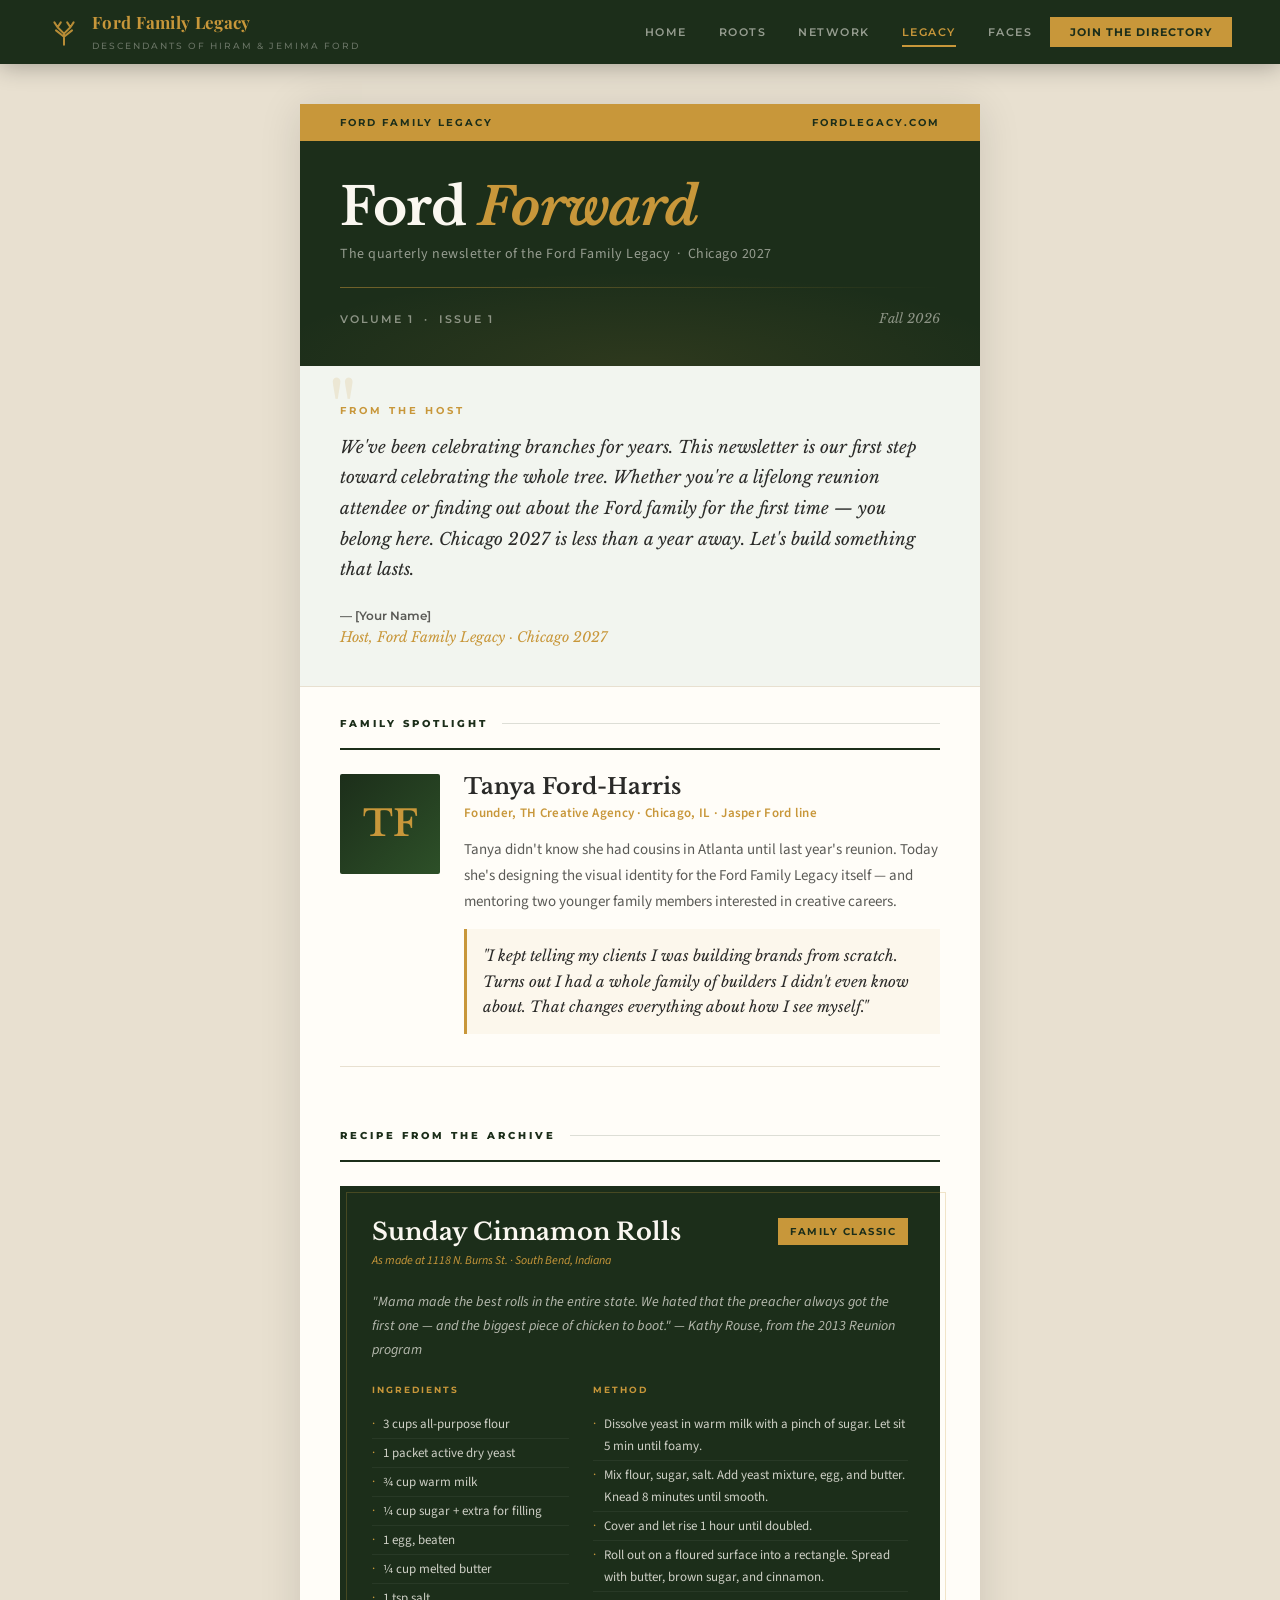
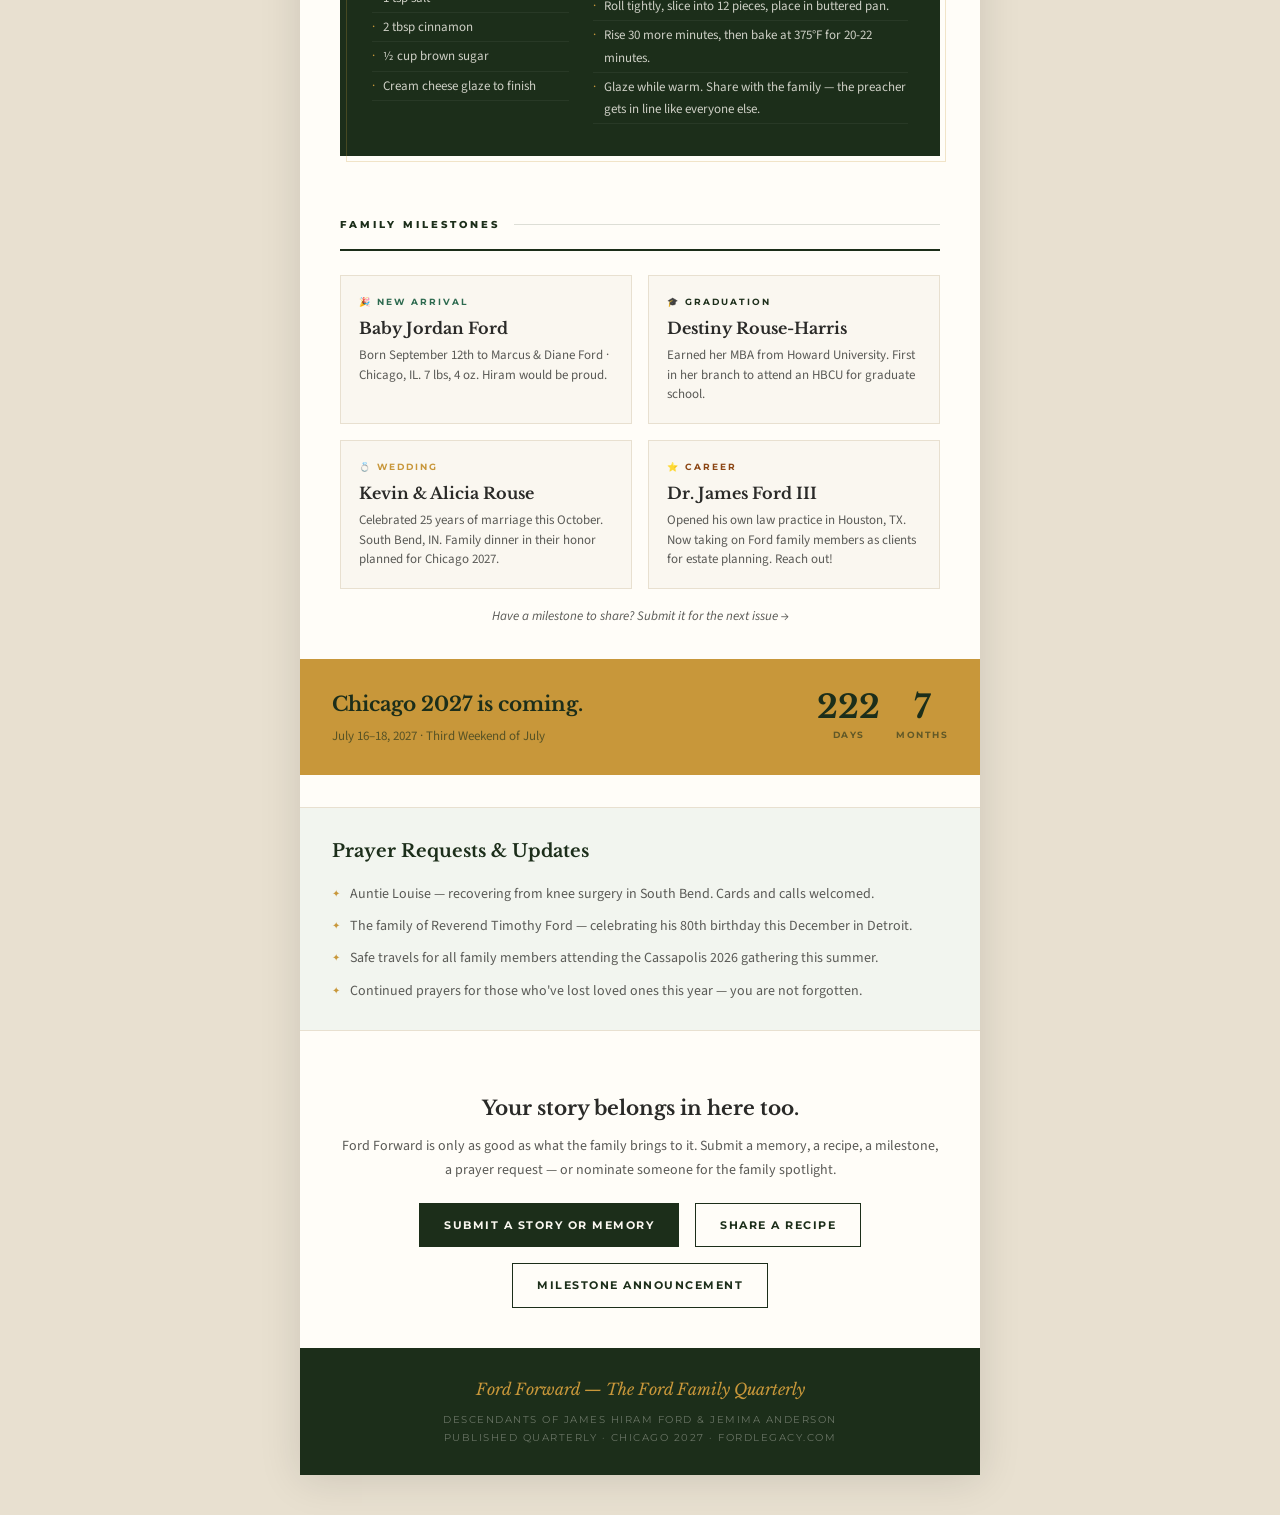
<file: newsletter.html>
<!DOCTYPE html>
<html lang="en">
<head>
<meta charset="UTF-8">
<meta name="viewport" content="width=device-width, initial-scale=1.0">
<title>Ford Forward — Vol. 1, Issue 1</title>
<link rel="stylesheet" href="shared.css">
<link href="https://fonts.googleapis.com/css2?family=Libre+Baskerville:ital,wght@0,400;0,700;1,400&family=Source+Sans+3:ital,wght@0,300;0,400;0,600;0,700;1,300;1,400&family=Montserrat:wght@400;500;600;700;800&display=swap" rel="stylesheet">
<style>
  :root {
    --forest: #1C2E1A;
    --gold: #C8973A;
    --gold-light: #E8B85A;
    --cream: #FAF7F0;
    --warm-white: #FFFDF8;
    --charcoal: #2A2A28;
    --mid: #5A5A56;
    --light-border: #E8E0D0;
    --rust: #8B4513;
    --sage-bg: #F2F5EF;
  }

  * { margin: 0; padding: 0; box-sizing: border-box; }

  body {
    background: #E8E0D0;
    font-family: 'Source Sans 3', sans-serif;
    font-size: 16px;
    color: var(--charcoal);
  }

  .page {
    max-width: 680px;
    margin: 40px auto;
    background: var(--warm-white);
    box-shadow: 0 4px 40px rgba(0,0,0,0.12);
  }

  /* MASTHEAD */
  .masthead {
    background: var(--forest);
    padding: 0;
    position: relative;
    overflow: hidden;
  }

  .masthead-top {
    background: var(--gold);
    padding: 10px 40px;
    display: flex;
    justify-content: space-between;
    align-items: center;
  }

  .masthead-top span {
    font-family: 'Montserrat', sans-serif;
    font-size: 10px;
    font-weight: 700;
    letter-spacing: 2px;
    text-transform: uppercase;
    color: var(--forest);
  }

  .masthead-main {
    padding: 40px 40px 36px;
    position: relative;
  }

  .masthead-main::before {
    content: '';
    position: absolute;
    inset: 0;
    background: radial-gradient(ellipse 80% 60% at 50% 100%, rgba(200,151,58,0.1), transparent 70%);
  }

  .newsletter-name {
    font-family: 'Libre Baskerville', serif;
    font-size: 52px;
    font-weight: 700;
    color: var(--cream);
    letter-spacing: -1px;
    line-height: 1;
    position: relative;
  }

  .newsletter-name span {
    color: var(--gold);
    font-style: italic;
  }

  .newsletter-tagline {
    font-family: 'Source Sans 3', sans-serif;
    font-size: 14px;
    color: rgba(250,247,240,0.55);
    margin-top: 10px;
    letter-spacing: 0.5px;
    position: relative;
  }

  .masthead-divider {
    height: 1px;
    background: linear-gradient(to right, rgba(200,151,58,0.5), transparent);
    margin: 20px 0;
    position: relative;
  }

  .issue-info {
    display: flex;
    justify-content: space-between;
    align-items: center;
    position: relative;
  }

  .issue-label {
    font-family: 'Montserrat', sans-serif;
    font-size: 11px;
    font-weight: 600;
    letter-spacing: 2px;
    text-transform: uppercase;
    color: rgba(250,247,240,0.5);
  }

  .issue-date {
    font-family: 'Libre Baskerville', serif;
    font-size: 13px;
    font-style: italic;
    color: rgba(250,247,240,0.5);
  }

  /* FROM THE HOST */
  .from-host {
    background: var(--sage-bg);
    padding: 36px 40px;
    border-bottom: 1px solid var(--light-border);
    position: relative;
  }

  .from-host::before {
    content: '"';
    position: absolute;
    top: 10px; left: 28px;
    font-family: 'Libre Baskerville', serif;
    font-size: 80px;
    color: rgba(200,151,58,0.15);
    line-height: 1;
  }

  .from-label {
    font-family: 'Montserrat', sans-serif;
    font-size: 10px;
    font-weight: 700;
    letter-spacing: 3px;
    text-transform: uppercase;
    color: var(--gold);
    margin-bottom: 14px;
  }

  .from-text {
    font-family: 'Libre Baskerville', serif;
    font-size: 17px;
    line-height: 1.8;
    color: var(--charcoal);
    font-style: italic;
  }

  .from-sig {
    margin-top: 20px;
    font-family: 'Montserrat', sans-serif;
    font-size: 12px;
    font-weight: 600;
    color: var(--mid);
  }

  .from-sig span {
    display: block;
    font-weight: 400;
    font-style: italic;
    color: var(--gold);
    font-family: 'Libre Baskerville', serif;
    font-size: 14px;
  }

  /* CONTENT AREA */
  .content {
    padding: 0 40px;
  }

  /* SECTION HEADERS */
  .section-header {
    display: flex;
    align-items: center;
    gap: 14px;
    padding: 28px 0 16px;
    border-bottom: 2px solid var(--forest);
    margin-bottom: 24px;
  }

  .section-label-txt {
    font-family: 'Montserrat', sans-serif;
    font-size: 10px;
    font-weight: 800;
    letter-spacing: 3px;
    text-transform: uppercase;
    color: var(--forest);
  }

  .section-rule {
    flex: 1;
    height: 1px;
    background: rgba(28,46,26,0.15);
  }

  /* SPOTLIGHT */
  .spotlight {
    display: grid;
    grid-template-columns: 100px 1fr;
    gap: 24px;
    margin-bottom: 32px;
    padding-bottom: 32px;
    border-bottom: 1px solid var(--light-border);
    align-items: start;
  }

  .spotlight-avatar {
    width: 100px;
    height: 100px;
    background: linear-gradient(135deg, var(--forest), #2D5028);
    border-radius: 2px;
    display: flex;
    align-items: center;
    justify-content: center;
    font-family: 'Libre Baskerville', serif;
    font-size: 36px;
    font-weight: 700;
    color: var(--gold);
    flex-shrink: 0;
  }

  .spotlight-name {
    font-family: 'Libre Baskerville', serif;
    font-size: 22px;
    font-weight: 700;
    color: var(--charcoal);
    margin-bottom: 2px;
    line-height: 1.2;
  }

  .spotlight-title {
    font-size: 13px;
    color: var(--gold);
    font-weight: 600;
    margin-bottom: 12px;
    letter-spacing: 0.3px;
  }

  .spotlight-text {
    font-size: 15px;
    line-height: 1.75;
    color: var(--mid);
  }

  .spotlight-quote {
    margin-top: 14px;
    padding: 14px 16px;
    border-left: 3px solid var(--gold);
    background: rgba(200,151,58,0.06);
    font-family: 'Libre Baskerville', serif;
    font-size: 15px;
    font-style: italic;
    color: var(--charcoal);
    line-height: 1.7;
  }

  /* RECIPE */
  .recipe-card {
    background: var(--forest);
    padding: 32px;
    margin-bottom: 32px;
    position: relative;
  }

  .recipe-card::before {
    content: '';
    position: absolute;
    top: 6px; left: 6px;
    right: -6px; bottom: -6px;
    border: 1px solid rgba(200,151,58,0.25);
    pointer-events: none;
  }

  .recipe-header {
    display: flex;
    justify-content: space-between;
    align-items: flex-start;
    margin-bottom: 20px;
  }

  .recipe-name {
    font-family: 'Libre Baskerville', serif;
    font-size: 24px;
    font-weight: 700;
    color: var(--cream);
    line-height: 1.2;
  }

  .recipe-attribution {
    font-size: 12px;
    color: var(--gold);
    margin-top: 4px;
    font-style: italic;
  }

  .recipe-badge {
    font-family: 'Montserrat', sans-serif;
    font-size: 10px;
    font-weight: 700;
    letter-spacing: 1.5px;
    text-transform: uppercase;
    color: var(--forest);
    background: var(--gold);
    padding: 5px 12px;
    white-space: nowrap;
    flex-shrink: 0;
  }

  .recipe-story {
    font-size: 14px;
    line-height: 1.7;
    color: rgba(250,247,240,0.7);
    margin-bottom: 20px;
    font-style: italic;
  }

  .recipe-cols {
    display: grid;
    grid-template-columns: 1fr 1.6fr;
    gap: 24px;
  }

  .recipe-section-title {
    font-family: 'Montserrat', sans-serif;
    font-size: 9px;
    font-weight: 700;
    letter-spacing: 2px;
    text-transform: uppercase;
    color: var(--gold);
    margin-bottom: 12px;
  }

  .recipe-list {
    list-style: none;
  }

  .recipe-list li {
    font-size: 13px;
    line-height: 1.7;
    color: rgba(250,247,240,0.8);
    padding: 3px 0;
    border-bottom: 1px solid rgba(255,255,255,0.05);
    display: flex;
    align-items: flex-start;
    gap: 8px;
  }

  .recipe-list li::before {
    content: '·';
    color: var(--gold);
    flex-shrink: 0;
  }

  /* MILESTONES */
  .milestones {
    margin-bottom: 32px;
  }

  .milestone-grid {
    display: grid;
    grid-template-columns: 1fr 1fr;
    gap: 16px;
  }

  .milestone-item {
    padding: 18px;
    border: 1px solid var(--light-border);
    background: var(--cream);
  }

  .milestone-type {
    font-family: 'Montserrat', sans-serif;
    font-size: 9px;
    font-weight: 700;
    letter-spacing: 2px;
    text-transform: uppercase;
    margin-bottom: 6px;
  }

  .milestone-type.birth { color: #2D6A4F; }
  .milestone-type.grad { color: var(--forest); }
  .milestone-type.wedding { color: var(--gold); }
  .milestone-type.milestone { color: var(--rust); }

  .milestone-name {
    font-family: 'Libre Baskerville', serif;
    font-size: 16px;
    font-weight: 700;
    color: var(--charcoal);
    margin-bottom: 4px;
  }

  .milestone-detail {
    font-size: 13px;
    color: var(--mid);
    line-height: 1.5;
  }

  /* 2027 COUNTDOWN */
  .countdown-banner {
    background: var(--gold);
    padding: 28px 32px;
    margin: 0 -40px;
    display: flex;
    align-items: center;
    justify-content: space-between;
    gap: 20px;
  }

  .countdown-left {}

  .countdown-title {
    font-family: 'Libre Baskerville', serif;
    font-size: 20px;
    font-weight: 700;
    color: var(--forest);
    margin-bottom: 4px;
  }

  .countdown-sub {
    font-size: 13px;
    color: rgba(28,46,26,0.65);
  }

  .countdown-numbers {
    display: flex;
    gap: 16px;
  }

  .countdown-unit {
    text-align: center;
  }

  .countdown-num {
    font-family: 'Libre Baskerville', serif;
    font-size: 32px;
    font-weight: 700;
    color: var(--forest);
    line-height: 1;
  }

  .countdown-label {
    font-family: 'Montserrat', sans-serif;
    font-size: 9px;
    font-weight: 700;
    letter-spacing: 1.5px;
    text-transform: uppercase;
    color: rgba(28,46,26,0.6);
    margin-top: 4px;
  }

  /* PRAYER REQUESTS */
  .prayer {
    background: var(--sage-bg);
    padding: 28px 32px;
    margin: 32px -40px;
    border-top: 1px solid var(--light-border);
    border-bottom: 1px solid var(--light-border);
  }

  .prayer-title {
    font-family: 'Libre Baskerville', serif;
    font-size: 18px;
    font-weight: 700;
    color: var(--forest);
    margin-bottom: 16px;
  }

  .prayer-items {
    list-style: none;
    display: flex;
    flex-direction: column;
    gap: 10px;
  }

  .prayer-items li {
    font-size: 14px;
    color: var(--mid);
    line-height: 1.6;
    display: flex;
    gap: 10px;
    align-items: flex-start;
  }

  .prayer-items li::before {
    content: '✦';
    color: var(--gold);
    font-size: 10px;
    flex-shrink: 0;
    margin-top: 3px;
  }

  /* SUBMIT BOX */
  .submit-box {
    padding: 28px 0 40px;
    text-align: center;
  }

  .submit-box h3 {
    font-family: 'Libre Baskerville', serif;
    font-size: 20px;
    color: var(--charcoal);
    margin-bottom: 10px;
  }

  .submit-box p {
    font-size: 14px;
    color: var(--mid);
    margin-bottom: 20px;
    line-height: 1.7;
  }

  .submit-links {
    display: flex;
    justify-content: center;
    gap: 16px;
    flex-wrap: wrap;
  }

  .submit-link {
    padding: 12px 24px;
    border: 1.5px solid var(--forest);
    color: var(--forest);
    font-family: 'Montserrat', sans-serif;
    font-size: 11px;
    font-weight: 700;
    letter-spacing: 1.5px;
    text-transform: uppercase;
    text-decoration: none;
    transition: all 0.2s;
    cursor: pointer;
  }

  .submit-link:hover, .submit-link.primary {
    background: var(--forest);
    color: var(--cream);
  }

  /* FOOTER */
  .newsletter-footer {
    background: var(--forest);
    padding: 28px 40px;
    text-align: center;
  }

  .footer-name {
    font-family: 'Libre Baskerville', serif;
    font-size: 16px;
    font-style: italic;
    color: var(--gold);
    margin-bottom: 8px;
  }

  .footer-info {
    font-family: 'Montserrat', sans-serif;
    font-size: 10px;
    letter-spacing: 1.5px;
    text-transform: uppercase;
    color: rgba(250,247,240,0.35);
    line-height: 1.8;
  }

  @media (max-width: 600px) {
    .page { margin: 0; box-shadow: none; }
    .content { padding: 0 24px; }
    .masthead-main { padding: 28px 24px; }
    .from-host { padding: 28px 24px; }
    .newsletter-name { font-size: 38px; }
    .spotlight { grid-template-columns: 1fr; }
    .spotlight-avatar { width: 64px; height: 64px; font-size: 24px; }
    .recipe-cols { grid-template-columns: 1fr; }
    .milestone-grid { grid-template-columns: 1fr; }
    .countdown-banner { flex-direction: column; align-items: flex-start; padding: 24px; margin: 0 -24px; }
    .prayer { margin: 24px -24px; }
  }
</style>
</head>
<body>
<nav class="site-nav">
  <a href="index.html" class="nav-brand">
    <svg class="nav-brand-tree" viewBox="0 0 40 40" fill="none"><path d="M20 36 L20 22 M20 22 L12 14 M20 22 L28 14 M20 26 L10 18 M20 26 L30 18 M12 14 L8 8 M12 14 L16 8 M28 14 L24 8 M28 14 L32 8" stroke="#C8973A" stroke-width="2.5" stroke-linecap="round"/></svg>
    <div><span class="nav-brand-text">Ford Family Legacy</span><span class="nav-brand-sub">Descendants of Hiram &amp; Jemima Ford</span></div>
  </a>
    <ul class="nav-links">
    <li><a href="index.html">Home</a></li>
    <li><a href="roots.html">Roots</a></li>
    <li><a href="network.html">Network</a></li>
    <li><a href="newsletter.html" class="active">Legacy</a></li>
    <li><a href="faces.html">Faces</a></li>
    <li><a href="network.html" class="nav-cta">Join the Directory</a></li>
  </ul></nav>



<div class="page">

  <!-- MASTHEAD -->
  <div class="masthead">
    <div class="masthead-top">
      <span>Ford Family Legacy</span>
      <span>fordlegacy.com</span>
    </div>
    <div class="masthead-main">
      <h1 class="newsletter-name">Ford <span>Forward</span></h1>
      <p class="newsletter-tagline">The quarterly newsletter of the Ford Family Legacy &nbsp;·&nbsp; Chicago 2027</p>
      <div class="masthead-divider"></div>
      <div class="issue-info">
        <span class="issue-label">Volume 1 &nbsp;·&nbsp; Issue 1</span>
        <span class="issue-date">Fall 2026</span>
      </div>
    </div>
  </div>

  <!-- FROM THE HOST -->
  <div class="from-host">
    <p class="from-label">From the Host</p>
    <p class="from-text">
      We've been celebrating branches for years. This newsletter is our first step toward celebrating the whole tree. Whether you're a lifelong reunion attendee or finding out about the Ford family for the first time — you belong here. Chicago 2027 is less than a year away. Let's build something that lasts.
    </p>
    <div class="from-sig">
      — [Your Name]
      <span>Host, Ford Family Legacy · Chicago 2027</span>
    </div>
  </div>

  <div class="content">

    <!-- FAMILY SPOTLIGHT -->
    <div class="section-header">
      <span class="section-label-txt">Family Spotlight</span>
      <div class="section-rule"></div>
    </div>

    <div class="spotlight">
      <div class="spotlight-avatar">TF</div>
      <div>
        <div class="spotlight-name">Tanya Ford-Harris</div>
        <div class="spotlight-title">Founder, TH Creative Agency · Chicago, IL · Jasper Ford line</div>
        <p class="spotlight-text">
          Tanya didn't know she had cousins in Atlanta until last year's reunion. Today she's designing the visual identity for the Ford Family Legacy itself — and mentoring two younger family members interested in creative careers.
        </p>
        <blockquote class="spotlight-quote">
          "I kept telling my clients I was building brands from scratch. Turns out I had a whole family of builders I didn't even know about. That changes everything about how I see myself."
        </blockquote>
      </div>
    </div>

    <!-- RECIPE FROM THE ARCHIVE -->
    <div class="section-header">
      <span class="section-label-txt">Recipe from the Archive</span>
      <div class="section-rule"></div>
    </div>

    <div class="recipe-card">
      <div class="recipe-header">
        <div>
          <div class="recipe-name">Sunday Cinnamon Rolls</div>
          <div class="recipe-attribution">As made at 1118 N. Burns St. · South Bend, Indiana</div>
        </div>
        <div class="recipe-badge">Family Classic</div>
      </div>
      <p class="recipe-story">
        "Mama made the best rolls in the entire state. We hated that the preacher always got the first one — and the biggest piece of chicken to boot." — Kathy Rouse, from the 2013 Reunion program
      </p>
      <div class="recipe-cols">
        <div>
          <p class="recipe-section-title">Ingredients</p>
          <ul class="recipe-list">
            <li>3 cups all-purpose flour</li>
            <li>1 packet active dry yeast</li>
            <li>¾ cup warm milk</li>
            <li>¼ cup sugar + extra for filling</li>
            <li>1 egg, beaten</li>
            <li>¼ cup melted butter</li>
            <li>1 tsp salt</li>
            <li>2 tbsp cinnamon</li>
            <li>½ cup brown sugar</li>
            <li>Cream cheese glaze to finish</li>
          </ul>
        </div>
        <div>
          <p class="recipe-section-title">Method</p>
          <ul class="recipe-list">
            <li>Dissolve yeast in warm milk with a pinch of sugar. Let sit 5 min until foamy.</li>
            <li>Mix flour, sugar, salt. Add yeast mixture, egg, and butter. Knead 8 minutes until smooth.</li>
            <li>Cover and let rise 1 hour until doubled.</li>
            <li>Roll out on a floured surface into a rectangle. Spread with butter, brown sugar, and cinnamon.</li>
            <li>Roll tightly, slice into 12 pieces, place in buttered pan.</li>
            <li>Rise 30 more minutes, then bake at 375°F for 20-22 minutes.</li>
            <li>Glaze while warm. Share with the family — the preacher gets in line like everyone else.</li>
          </ul>
        </div>
      </div>
    </div>

    <!-- MILESTONES -->
    <div class="section-header">
      <span class="section-label-txt">Family Milestones</span>
      <div class="section-rule"></div>
    </div>

    <div class="milestones">
      <div class="milestone-grid">
        <div class="milestone-item">
          <div class="milestone-type birth">🎉 New Arrival</div>
          <div class="milestone-name">Baby Jordan Ford</div>
          <div class="milestone-detail">Born September 12th to Marcus & Diane Ford · Chicago, IL. 7 lbs, 4 oz. Hiram would be proud.</div>
        </div>
        <div class="milestone-item">
          <div class="milestone-type grad">🎓 Graduation</div>
          <div class="milestone-name">Destiny Rouse-Harris</div>
          <div class="milestone-detail">Earned her MBA from Howard University. First in her branch to attend an HBCU for graduate school.</div>
        </div>
        <div class="milestone-item">
          <div class="milestone-type wedding">💍 Wedding</div>
          <div class="milestone-name">Kevin & Alicia Rouse</div>
          <div class="milestone-detail">Celebrated 25 years of marriage this October. South Bend, IN. Family dinner in their honor planned for Chicago 2027.</div>
        </div>
        <div class="milestone-item">
          <div class="milestone-type milestone">⭐ Career</div>
          <div class="milestone-name">Dr. James Ford III</div>
          <div class="milestone-detail">Opened his own law practice in Houston, TX. Now taking on Ford family members as clients for estate planning. Reach out!</div>
        </div>
      </div>
      <p style="font-size: 13px; color: var(--mid); text-align: center; margin-top: 16px; font-style: italic;">Have a milestone to share? Submit it for the next issue →</p>
    </div>

  </div><!-- end .content -->

  <!-- CHICAGO 2027 COUNTDOWN -->
  <div class="content">
    <div class="countdown-banner">
      <div class="countdown-left">
        <div class="countdown-title">Chicago 2027 is coming.</div>
        <div class="countdown-sub">July 16–18, 2027 · Third Weekend of July</div>
      </div>
      <div class="countdown-numbers">
        <div class="countdown-unit">
          <div class="countdown-num" id="daysCount">—</div>
          <div class="countdown-label">Days</div>
        </div>
        <div class="countdown-unit">
          <div class="countdown-num" id="monthsCount">—</div>
          <div class="countdown-label">Months</div>
        </div>
      </div>
    </div>
  </div>

  <!-- PRAYER & UPDATES -->
  <div class="content">
    <div class="prayer">
      <div class="prayer-title">Prayer Requests & Updates</div>
      <ul class="prayer-items">
        <li>Auntie Louise — recovering from knee surgery in South Bend. Cards and calls welcomed.</li>
        <li>The family of Reverend Timothy Ford — celebrating his 80th birthday this December in Detroit.</li>
        <li>Safe travels for all family members attending the Cassapolis 2026 gathering this summer.</li>
        <li>Continued prayers for those who've lost loved ones this year — you are not forgotten.</li>
      </ul>
    </div>
  </div>

  <!-- SUBMIT -->
  <div class="content">
    <div class="submit-box">
      <h3>Your story belongs in here too.</h3>
      <p>
        Ford Forward is only as good as what the family brings to it. Submit a memory, a recipe, a milestone, a prayer request — or nominate someone for the family spotlight.
      </p>
      <div class="submit-links">
        <a class="submit-link primary">Submit a Story or Memory</a>
        <a class="submit-link">Share a Recipe</a>
        <a class="submit-link">Milestone Announcement</a>
      </div>
    </div>
  </div>

  <!-- FOOTER -->
  <div class="newsletter-footer">
    <div class="footer-name">Ford Forward — The Ford Family Quarterly</div>
    <div class="footer-info">
      Descendants of James Hiram Ford & Jemima Anderson<br>
      Published quarterly · Chicago 2027 · fordlegacy.com
    </div>
  </div>

</div>

<script>
  // Countdown to July 18, 2027
  const target = new Date('2027-07-16T00:00:00');
  const now = new Date();
  const diff = target - now;
  const days = Math.floor(diff / (1000 * 60 * 60 * 24));
  const months = Math.floor(days / 30);
  document.getElementById('daysCount').textContent = days > 0 ? days : '—';
  document.getElementById('monthsCount').textContent = months > 0 ? months : '—';
</script>

</body>
</html>
</file>
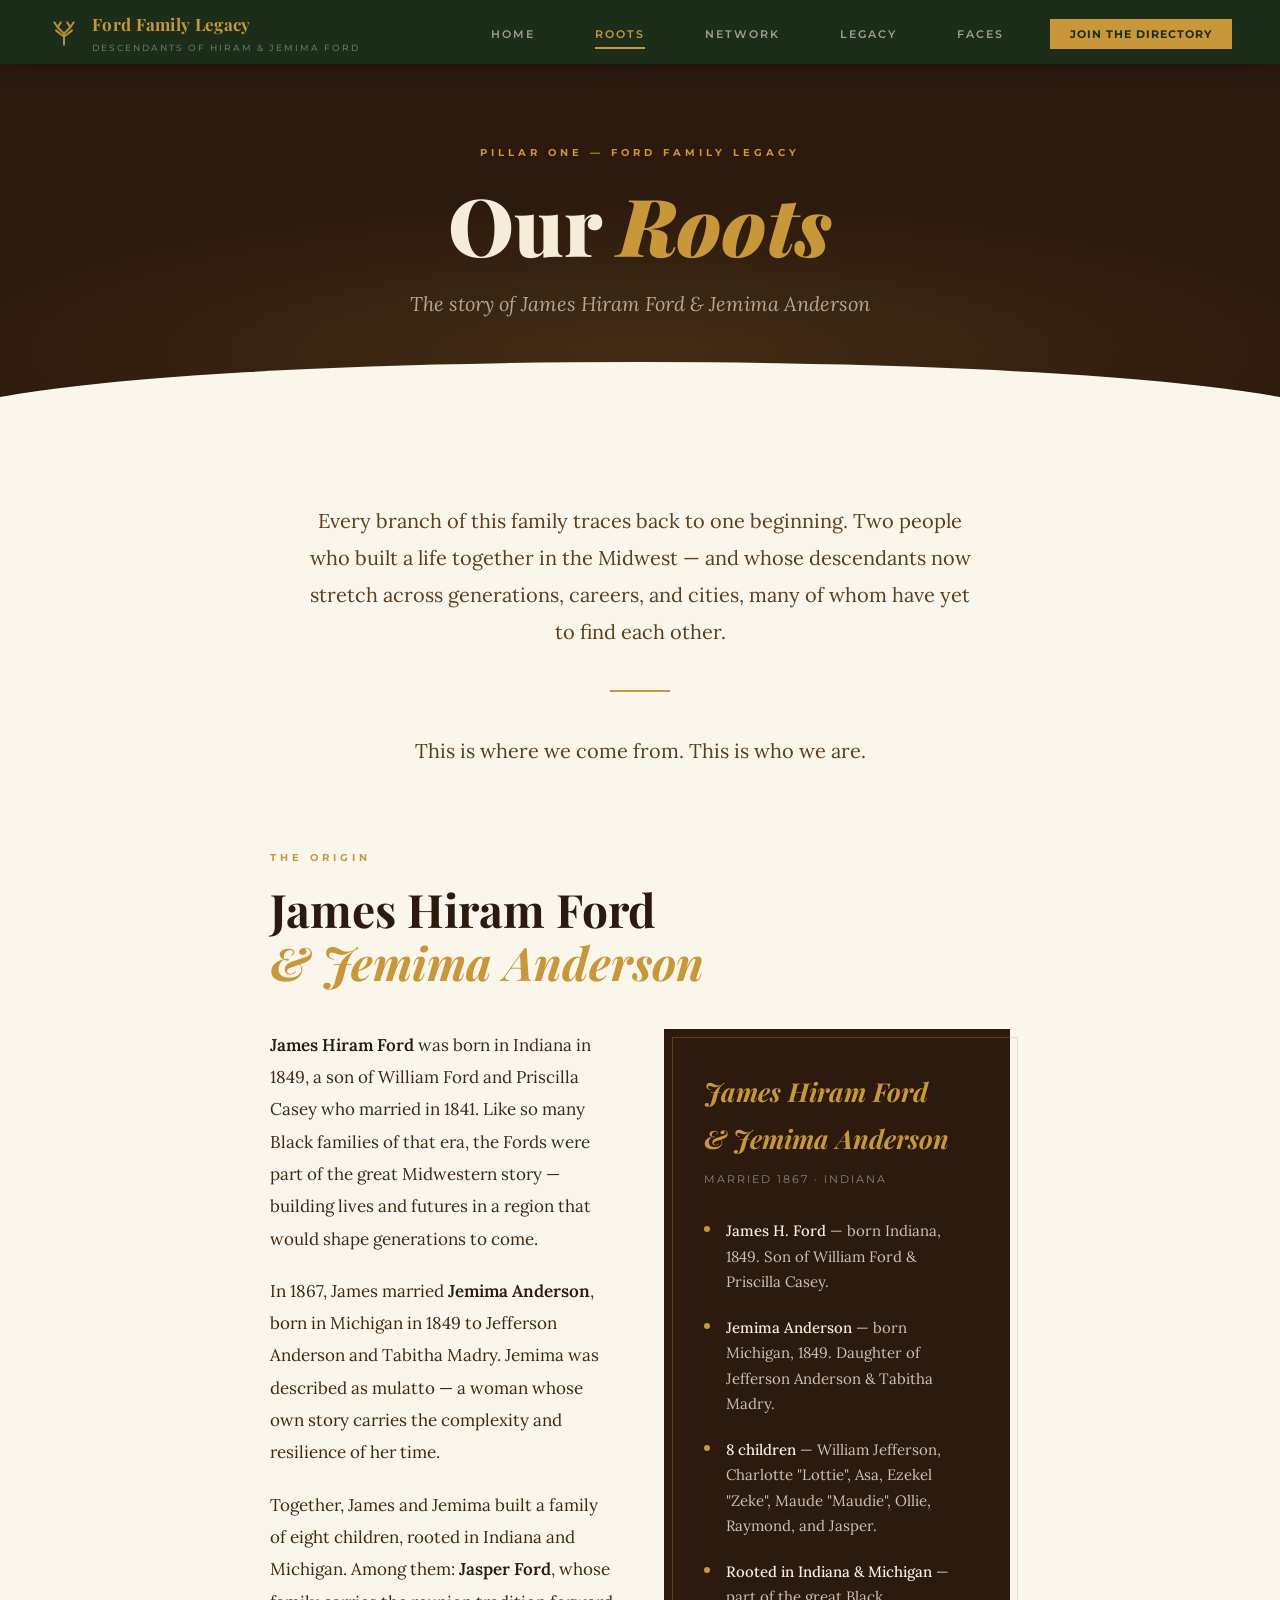
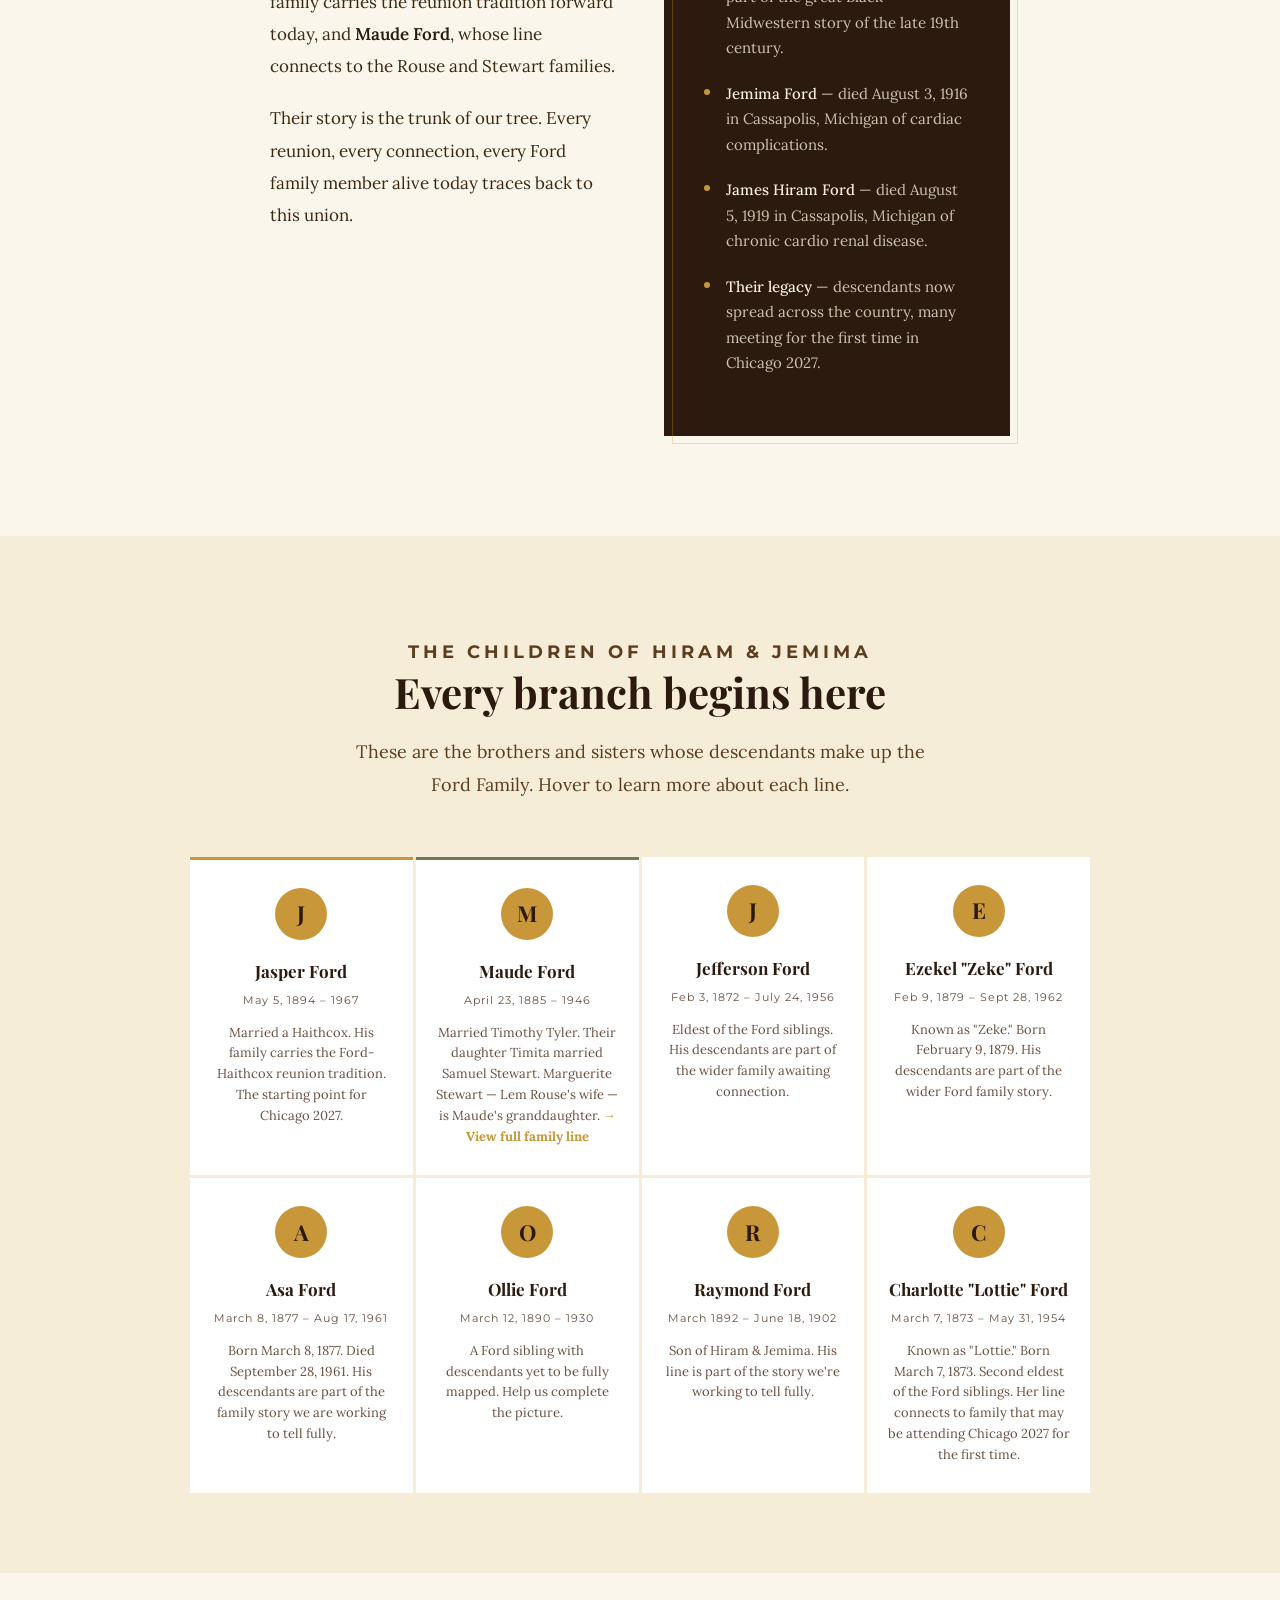
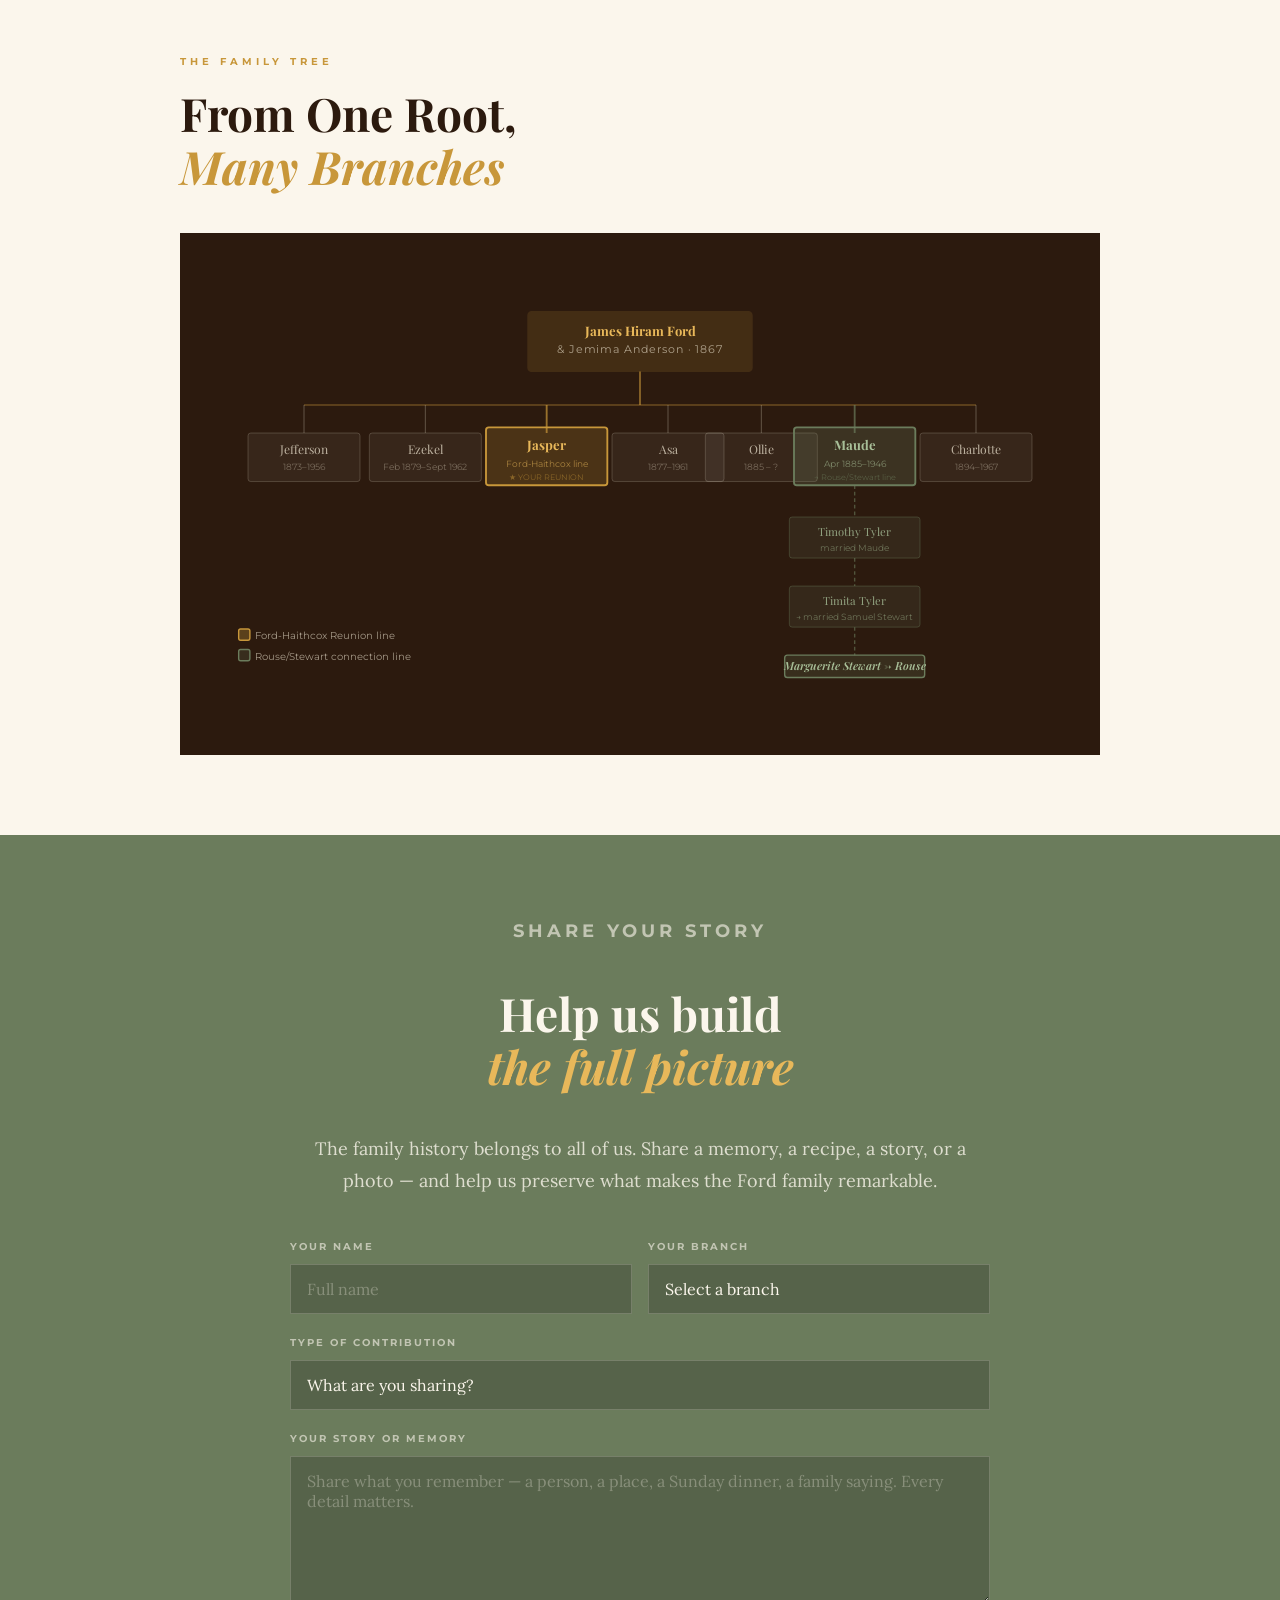
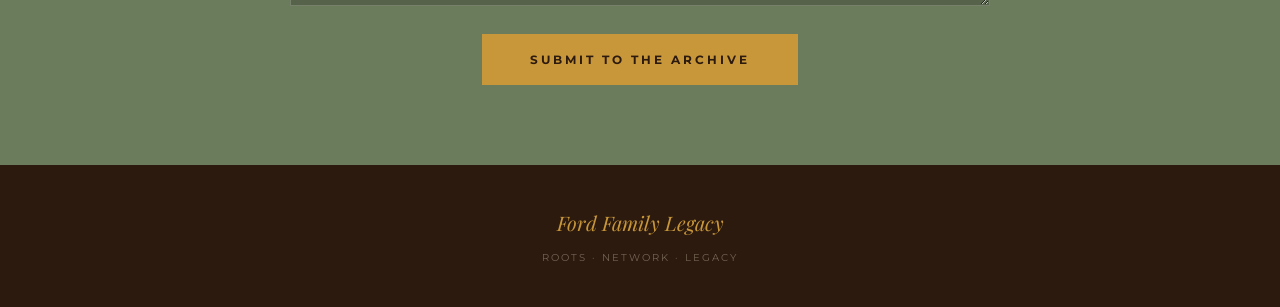
<file: roots.html>
<!DOCTYPE html>
<html lang="en">
<head>
<meta charset="UTF-8">
<meta name="viewport" content="width=device-width, initial-scale=1.0">
<title>Ford Family Roots — Our Origin Story</title>
<link rel="stylesheet" href="shared.css">
<link href="https://fonts.googleapis.com/css2?family=Playfair+Display:ital,wght@0,400;0,700;0,900;1,400;1,700&family=Lora:ital,wght@0,400;0,500;1,400;1,500&family=Montserrat:wght@300;400;500;600;700&display=swap" rel="stylesheet">
<style>
  :root {
    --parchment: #F5EDD8;
    --deep-brown: #2C1A0E;
    --warm-brown: #5C3D1E;
    --gold: #C8973A;
    --gold-light: #E8B85A;
    --rust: #8B4513;
    --sage: #6B7C5C;
    --cream: #FBF6EC;
    --ink: #1E1209;
    --mid: #6B5040;
  }

  * { margin: 0; padding: 0; box-sizing: border-box; }

  body {
    background: var(--cream);
    color: var(--ink);
    font-family: 'Lora', serif;
    font-size: 17px;
    line-height: 1.8;
  }

  /* NAV */
  nav {
    background: var(--deep-brown);
    padding: 16px 40px;
    display: flex;
    align-items: center;
    justify-content: space-between;
  }

  .nav-brand {
    font-family: 'Playfair Display', serif;
    font-size: 18px;
    font-weight: 700;
    color: var(--gold);
    letter-spacing: 0.5px;
  }

  .nav-links {
    display: flex;
    gap: 32px;
    list-style: none;
  }

  .nav-links a {
    font-family: 'Montserrat', sans-serif;
    font-size: 11px;
    font-weight: 600;
    letter-spacing: 2px;
    text-transform: uppercase;
    color: rgba(245,237,216,0.6);
    text-decoration: none;
    transition: color 0.2s;
  }

  .nav-links a:hover, .nav-links a.active { color: var(--gold); }

  /* HERO */
  .hero {
    background: var(--deep-brown);
    padding: 80px 40px 100px;
    text-align: center;
    position: relative;
    overflow: hidden;
  }

  .hero::after {
    content: '';
    position: absolute;
    bottom: 0; left: 0; right: 0;
    height: 60px;
    background: var(--cream);
    clip-path: ellipse(55% 100% at 50% 100%);
  }

  .hero::before {
    content: '';
    position: absolute;
    inset: 0;
    background: radial-gradient(ellipse 80% 60% at 50% 80%, rgba(200,151,58,0.15), transparent 70%);
  }

  .hero-eyebrow {
    font-family: 'Montserrat', sans-serif;
    font-size: 10px;
    font-weight: 700;
    letter-spacing: 4px;
    text-transform: uppercase;
    color: var(--gold);
    margin-bottom: 20px;
    position: relative;
  }

  .hero-title {
    font-family: 'Playfair Display', serif;
    font-size: clamp(44px, 7vw, 80px);
    font-weight: 900;
    color: var(--parchment);
    line-height: 1.05;
    position: relative;
  }

  .hero-title em { color: var(--gold); font-style: italic; }

  .hero-sub {
    font-family: 'Lora', serif;
    font-size: 20px;
    font-style: italic;
    color: rgba(245,237,216,0.65);
    margin-top: 20px;
    position: relative;
  }

  /* INTRO */
  .intro {
    max-width: 760px;
    margin: 80px auto;
    padding: 0 40px;
    text-align: center;
  }

  .intro p {
    font-size: 20px;
    line-height: 1.85;
    color: var(--warm-brown);
  }

  .intro p + p { margin-top: 20px; }

  .gold-rule {
    width: 60px;
    height: 2px;
    background: var(--gold);
    margin: 40px auto;
  }

  /* ORIGIN STORY */
  .story-section {
    max-width: 820px;
    margin: 0 auto 100px;
    padding: 0 40px;
  }

  .section-label {
    font-family: 'Montserrat', sans-serif;
    font-size: 10px;
    font-weight: 700;
    letter-spacing: 4px;
    text-transform: uppercase;
    color: var(--gold);
    margin-bottom: 16px;
  }

  .section-title {
    font-family: 'Playfair Display', serif;
    font-size: clamp(30px, 4vw, 46px);
    font-weight: 700;
    color: var(--deep-brown);
    line-height: 1.15;
    margin-bottom: 40px;
  }

  .section-title em { color: var(--gold); font-style: italic; }

  .story-grid {
    display: grid;
    grid-template-columns: 1fr 1fr;
    gap: 48px;
    align-items: start;
  }

  .story-text p {
    font-size: 17px;
    line-height: 1.9;
    color: #3D2810;
    margin-bottom: 20px;
  }

  .story-text p strong {
    color: var(--deep-brown);
    font-weight: 600;
  }

  .story-card {
    background: var(--deep-brown);
    padding: 40px;
    position: relative;
  }

  .story-card::before {
    content: '';
    position: absolute;
    top: 8px; left: 8px;
    right: -8px; bottom: -8px;
    border: 1px solid var(--gold);
    opacity: 0.3;
    pointer-events: none;
  }

  .couple-names {
    font-family: 'Playfair Display', serif;
    font-size: 26px;
    font-weight: 700;
    font-style: italic;
    color: var(--gold);
    margin-bottom: 8px;
  }

  .couple-dates {
    font-family: 'Montserrat', sans-serif;
    font-size: 11px;
    letter-spacing: 2px;
    color: rgba(245,237,216,0.5);
    text-transform: uppercase;
    margin-bottom: 28px;
  }

  .fact-item {
    display: flex;
    gap: 16px;
    margin-bottom: 20px;
    align-items: flex-start;
  }

  .fact-dot {
    width: 6px;
    height: 6px;
    background: var(--gold);
    border-radius: 50%;
    flex-shrink: 0;
    margin-top: 8px;
  }

  .fact-text {
    font-size: 15px;
    line-height: 1.7;
    color: rgba(245,237,216,0.8);
  }

  .fact-text strong {
    color: var(--parchment);
    font-weight: 500;
  }

  /* CHILDREN SECTION */
  .children-section {
    background: var(--parchment);
    padding: 80px 40px;
  }

  .children-inner {
    max-width: 900px;
    margin: 0 auto;
  }

  .children-intro {
    text-align: center;
    margin-bottom: 56px;
  }

  .children-intro p {
    font-size: 18px;
    color: var(--warm-brown);
    max-width: 600px;
    margin: 20px auto 0;
  }

  .children-grid {
    display: grid;
    grid-template-columns: repeat(4, 1fr);
    gap: 3px;
  }

  .child-card {
    background: white;
    padding: 28px 20px;
    text-align: center;
    transition: background 0.2s, transform 0.2s;
    cursor: default;
  }

  .child-card:hover {
    background: var(--deep-brown);
    transform: translateY(-4px);
  }

  .child-card:hover .child-name { color: var(--gold); }
  .child-card:hover .child-years { color: rgba(245,237,216,0.5); }
  .child-card:hover .child-desc { color: rgba(245,237,216,0.7); }

  .child-initial {
    width: 52px;
    height: 52px;
    background: var(--gold);
    border-radius: 50%;
    display: flex;
    align-items: center;
    justify-content: center;
    margin: 0 auto 16px;
    font-family: 'Playfair Display', serif;
    font-size: 22px;
    font-weight: 700;
    color: var(--deep-brown);
    transition: background 0.2s;
  }

  .child-card:hover .child-initial {
    background: var(--gold);
  }

  .child-name {
    font-family: 'Playfair Display', serif;
    font-size: 17px;
    font-weight: 700;
    color: var(--deep-brown);
    margin-bottom: 4px;
    transition: color 0.2s;
  }

  .child-years {
    font-family: 'Montserrat', sans-serif;
    font-size: 11px;
    color: var(--mid);
    letter-spacing: 1px;
    margin-bottom: 12px;
    transition: color 0.2s;
  }

  .child-desc {
    font-size: 13px;
    line-height: 1.6;
    color: #6B5040;
    transition: color 0.2s;
  }

  .child-card.jasper { border-top: 3px solid var(--gold); }
  .child-card.maude { border-top: 3px solid var(--sage); }

  /* FAMILY TREE SVG */
  .tree-section {
    padding: 80px 40px;
    max-width: 1000px;
    margin: 0 auto;
  }

  .tree-container {
    background: var(--deep-brown);
    padding: 60px 40px;
    position: relative;
    overflow-x: auto;
  }

  .tree-svg-wrap {
    min-width: 700px;
  }

  /* MEMORY SUBMISSION */
  .memory-section {
    background: var(--sage);
    padding: 80px 40px;
  }

  .memory-inner {
    max-width: 700px;
    margin: 0 auto;
    text-align: center;
  }

  .memory-inner .section-title {
    color: var(--cream);
  }

  .memory-inner p {
    color: rgba(251,246,236,0.8);
    font-size: 18px;
    margin-bottom: 40px;
  }

  .memory-form {
    text-align: left;
    display: flex;
    flex-direction: column;
    gap: 20px;
  }

  .form-row {
    display: grid;
    grid-template-columns: 1fr 1fr;
    gap: 16px;
  }

  .form-group {
    display: flex;
    flex-direction: column;
    gap: 8px;
  }

  .form-group label {
    font-family: 'Montserrat', sans-serif;
    font-size: 10px;
    font-weight: 700;
    letter-spacing: 2px;
    text-transform: uppercase;
    color: rgba(251,246,236,0.6);
  }

  .form-group input,
  .form-group select,
  .form-group textarea {
    background: rgba(0,0,0,0.2);
    border: 1px solid rgba(251,246,236,0.2);
    padding: 14px 16px;
    color: var(--cream);
    font-family: 'Lora', serif;
    font-size: 16px;
    outline: none;
    transition: border-color 0.2s;
    resize: vertical;
  }

  .form-group input::placeholder,
  .form-group textarea::placeholder {
    color: rgba(251,246,236,0.3);
  }

  .form-group input:focus,
  .form-group select:focus,
  .form-group textarea:focus {
    border-color: var(--gold);
  }

  .form-group select {
    appearance: none;
    cursor: pointer;
  }

  .form-group select option { background: #3D5C35; color: white; }

  .submit-btn {
    padding: 18px 48px;
    background: var(--gold);
    color: var(--deep-brown);
    font-family: 'Montserrat', sans-serif;
    font-size: 12px;
    font-weight: 700;
    letter-spacing: 3px;
    text-transform: uppercase;
    border: none;
    cursor: pointer;
    transition: background 0.2s, transform 0.15s;
    align-self: center;
    margin-top: 8px;
  }

  .submit-btn:hover {
    background: var(--gold-light);
    transform: translateY(-2px);
  }

  /* FOOTER */
  footer {
    background: var(--deep-brown);
    padding: 40px;
    text-align: center;
  }

  .footer-brand {
    font-family: 'Playfair Display', serif;
    font-size: 20px;
    font-style: italic;
    color: var(--gold);
    margin-bottom: 8px;
  }

  .footer-sub {
    font-family: 'Montserrat', sans-serif;
    font-size: 10px;
    letter-spacing: 2px;
    color: rgba(245,237,216,0.35);
    text-transform: uppercase;
  }

  /* REVEAL */
  .reveal {
    opacity: 0;
    transform: translateY(28px);
    transition: opacity 0.7s ease, transform 0.7s ease;
  }
  .reveal.visible { opacity: 1; transform: none; }
  .reveal-delay-1 { transition-delay: 0.1s; }
  .reveal-delay-2 { transition-delay: 0.2s; }
  .reveal-delay-3 { transition-delay: 0.3s; }
  .reveal-delay-4 { transition-delay: 0.4s; }

  @media (max-width: 700px) {
    .story-grid { grid-template-columns: 1fr; }
    .children-grid { grid-template-columns: repeat(2, 1fr); }
    .form-row { grid-template-columns: 1fr; }
    nav { padding: 16px 20px; }
    .nav-links { display: none; }
  }
</style>
</head>
<body>

<nav class="site-nav">
  <a href="index.html" class="nav-brand">
    <svg class="nav-brand-tree" viewBox="0 0 40 40" fill="none"><path d="M20 36 L20 22 M20 22 L12 14 M20 22 L28 14 M20 26 L10 18 M20 26 L30 18 M12 14 L8 8 M12 14 L16 8 M28 14 L24 8 M28 14 L32 8" stroke="#C8973A" stroke-width="2.5" stroke-linecap="round"/></svg>
    <div><span class="nav-brand-text">Ford Family Legacy</span><span class="nav-brand-sub">Descendants of Hiram &amp; Jemima Ford</span></div>
  </a>
    <ul class="nav-links">
    <li><a href="index.html">Home</a></li>
    <li><a href="roots.html" class="active">Roots</a></li>
    <li><a href="network.html">Network</a></li>
    <li><a href="newsletter.html">Legacy</a></li>
    <li><a href="faces.html">Faces</a></li>
    <li><a href="network.html" class="nav-cta">Join the Directory</a></li>
  </ul></nav>

<section class="hero">
  <p class="hero-eyebrow">Pillar One — Ford Family Legacy</p>
  <h1 class="hero-title">Our <em>Roots</em></h1>
  <p class="hero-sub">The story of James Hiram Ford & Jemima Anderson</p>
</section>

<div class="intro reveal">
  <p>Every branch of this family traces back to one beginning. Two people who built a life together in the Midwest — and whose descendants now stretch across generations, careers, and cities, many of whom have yet to find each other.</p>
  <div class="gold-rule"></div>
  <p>This is where we come from. This is who we are.</p>
</div>

<!-- ORIGIN STORY -->
<section class="story-section">
  <div class="reveal">
    <p class="section-label">The Origin</p>
    <h2 class="section-title">James Hiram Ford<br><em>& Jemima Anderson</em></h2>
  </div>

  <div class="story-grid">
    <div class="story-text reveal reveal-delay-1">
      <p><strong>James Hiram Ford</strong> was born in Indiana in 1849, a son of William Ford and Priscilla Casey who married in 1841. Like so many Black families of that era, the Fords were part of the great Midwestern story — building lives and futures in a region that would shape generations to come.</p>
      <p>In 1867, James married <strong>Jemima Anderson</strong>, born in Michigan in 1849 to Jefferson Anderson and Tabitha Madry. Jemima was described as mulatto — a woman whose own story carries the complexity and resilience of her time.</p>
      <p>Together, James and Jemima built a family of eight children, rooted in Indiana and Michigan. Among them: <strong>Jasper Ford</strong>, whose family carries the reunion tradition forward today, and <strong>Maude Ford</strong>, whose line connects to the Rouse and Stewart families.</p>
      <p>Their story is the trunk of our tree. Every reunion, every connection, every Ford family member alive today traces back to this union.</p>
    </div>

    <div class="story-card reveal reveal-delay-2">
      <p class="couple-names">James Hiram Ford<br>& Jemima Anderson</p>
      <p class="couple-dates">Married 1867 · Indiana</p>

      <div class="fact-item">
        <div class="fact-dot"></div>
        <div class="fact-text"><strong>James H. Ford</strong> — born Indiana, 1849. Son of William Ford & Priscilla Casey.</div>
      </div>
      <div class="fact-item">
        <div class="fact-dot"></div>
        <div class="fact-text"><strong>Jemima Anderson</strong> — born Michigan, 1849. Daughter of Jefferson Anderson & Tabitha Madry.</div>
      </div>
      <div class="fact-item">
        <div class="fact-dot"></div>
        <div class="fact-text"><strong>8 children</strong> — William Jefferson, Charlotte "Lottie", Asa, Ezekel "Zeke", Maude "Maudie", Ollie, Raymond, and Jasper.</div>
      </div>
      <div class="fact-item">
        <div class="fact-dot"></div>
        <div class="fact-text"><strong>Rooted in Indiana & Michigan</strong> — part of the great Black Midwestern story of the late 19th century.</div>
      </div>
      <div class="fact-item">
        <div class="fact-dot"></div>
        <div class="fact-text"><strong>Jemima Ford</strong> — died August 3, 1916 in Cassapolis, Michigan of cardiac complications.</div>
      </div>
      <div class="fact-item">
        <div class="fact-dot"></div>
        <div class="fact-text"><strong>James Hiram Ford</strong> — died August 5, 1919 in Cassapolis, Michigan of chronic cardio renal disease.</div>
      </div>
      <div class="fact-item">
        <div class="fact-dot"></div>
        <div class="fact-text"><strong>Their legacy</strong> — descendants now spread across the country, many meeting for the first time in Chicago 2027.</div>
      </div>
    </div>
  </div>
</section>

<!-- CHILDREN -->
<section class="children-section">
  <div class="children-inner">
    <div class="children-intro reveal">
      <p class="section-label">The Children of Hiram & Jemima</p>
      <h2 class="section-title" style="color: var(--deep-brown); font-family: 'Playfair Display', serif; font-size: clamp(28px, 4vw, 42px); font-weight: 700; line-height: 1.15; margin-bottom: 0;">Every branch begins here</h2>
      <p>These are the brothers and sisters whose descendants make up the Ford Family. Hover to learn more about each line.</p>
    </div>

    <div class="children-grid">
      <div class="child-card jasper reveal reveal-delay-1">
        <div class="child-initial">J</div>
        <div class="child-name">Jasper Ford</div>
        <div class="child-years">May 5, 1894 – 1967</div>
        <div class="child-desc">Married a Haithcox. His family carries the Ford-Haithcox reunion tradition. The starting point for Chicago 2027.</div>
      </div>
      <div class="child-card maude reveal reveal-delay-2" onclick="window.location='maude.html'" style="cursor:pointer;" title="View Maude's full family line">
        <div class="child-initial">M</div>
        <div class="child-name">Maude Ford</div>
        <div class="child-years">April 23, 1885 – 1946</div>
        <div class="child-desc">Married Timothy Tyler. Their daughter Timita married Samuel Stewart. Marguerite Stewart — Lem Rouse's wife — is Maude's granddaughter. <strong style="color: var(--gold);">→ View full family line</strong></div>
      </div>
      <div class="child-card reveal reveal-delay-3">
        <div class="child-initial">J</div>
        <div class="child-name">Jefferson Ford</div>
        <div class="child-years">Feb 3, 1872 – July 24, 1956</div>
        <div class="child-desc">Eldest of the Ford siblings. His descendants are part of the wider family awaiting connection.</div>
      </div>
      <div class="child-card reveal reveal-delay-4">
        <div class="child-initial">E</div>
        <div class="child-name">Ezekel "Zeke" Ford</div>
        <div class="child-years">Feb 9, 1879 – Sept 28, 1962</div>
        <div class="child-desc">Known as "Zeke." Born February 9, 1879. His descendants are part of the wider Ford family story.</div>
      </div>
      <div class="child-card reveal">
        <div class="child-initial">A</div>
        <div class="child-name">Asa Ford</div>
        <div class="child-years">March 8, 1877 – Aug 17, 1961</div>
        <div class="child-desc">Born March 8, 1877. Died September 28, 1961. His descendants are part of the family story we are working to tell fully.</div>
      </div>
      <div class="child-card reveal reveal-delay-1">
        <div class="child-initial">O</div>
        <div class="child-name">Ollie Ford</div>
        <div class="child-years">March 12, 1890 – 1930</div>
        <div class="child-desc">A Ford sibling with descendants yet to be fully mapped. Help us complete the picture.</div>
      </div>
      <div class="child-card reveal reveal-delay-2">
        <div class="child-initial">R</div>
        <div class="child-name">Raymond Ford</div>
        <div class="child-years">March 1892 – June 18, 1902</div>
        <div class="child-desc">Son of Hiram & Jemima. His line is part of the story we're working to tell fully.</div>
      </div>
      <div class="child-card reveal reveal-delay-3">
        <div class="child-initial">C</div>
        <div class="child-name">Charlotte "Lottie" Ford</div>
        <div class="child-years">March 7, 1873 – May 31, 1954</div>
        <div class="child-desc">Known as "Lottie." Born March 7, 1873. Second eldest of the Ford siblings. Her line connects to family that may be attending Chicago 2027 for the first time.</div>
      </div>
    </div>
  </div>
</section>

<!-- FAMILY TREE VISUALIZATION -->
<section class="tree-section">
  <div class="reveal">
    <p class="section-label">The Family Tree</p>
    <h2 class="section-title">From One Root,<br><em>Many Branches</em></h2>
  </div>

  <div class="tree-container reveal">
    <div class="tree-svg-wrap">
      <svg viewBox="0 0 900 420" xmlns="http://www.w3.org/2000/svg" style="width:100%; font-family: 'Lora', serif;">

        <!-- Root couple -->
        <rect x="330" y="20" width="240" height="64" rx="4" fill="#C8973A" opacity="0.15" stroke="#C8973A" stroke-width="1.5"/>
        <text x="450" y="46" text-anchor="middle" fill="#E8B85A" font-size="14" font-weight="700" font-family="'Playfair Display', serif">James Hiram Ford</text>
        <text x="450" y="64" text-anchor="middle" fill="rgba(245,237,216,0.6)" font-size="12" font-family="'Montserrat', sans-serif" letter-spacing="1">& Jemima Anderson · 1867</text>

        <!-- Trunk line down -->
        <line x1="450" y1="84" x2="450" y2="120" stroke="#C8973A" stroke-width="2" opacity="0.6"/>

        <!-- Horizontal branch line -->
        <line x1="90" y1="120" x2="810" y2="120" stroke="#C8973A" stroke-width="1.5" opacity="0.4"/>

        <!-- Branch lines up to horizontal -->
        <line x1="90" y1="120" x2="90" y2="150" stroke="rgba(245,237,216,0.3)" stroke-width="1"/>
        <line x1="220" y1="120" x2="220" y2="150" stroke="rgba(245,237,216,0.3)" stroke-width="1"/>
        <line x1="350" y1="120" x2="350" y2="150" stroke="#C8973A" stroke-width="2" opacity="0.7"/>
        <line x1="480" y1="120" x2="480" y2="150" stroke="rgba(245,237,216,0.3)" stroke-width="1"/>
        <line x1="580" y1="120" x2="580" y2="150" stroke="rgba(245,237,216,0.3)" stroke-width="1"/>
        <line x1="680" y1="120" x2="680" y2="150" stroke="#6B7C5C" stroke-width="2" opacity="0.7"/>
        <line x1="810" y1="120" x2="810" y2="150" stroke="rgba(245,237,216,0.3)" stroke-width="1"/>

        <!-- Child boxes -->
        <!-- Jefferson -->
        <rect x="30" y="150" width="120" height="52" rx="3" fill="rgba(255,255,255,0.05)" stroke="rgba(245,237,216,0.2)" stroke-width="1"/>
        <text x="90" y="172" text-anchor="middle" fill="rgba(245,237,216,0.7)" font-size="13" font-family="'Playfair Display', serif">Jefferson</text>
        <text x="90" y="190" text-anchor="middle" fill="rgba(245,237,216,0.35)" font-size="10" font-family="'Montserrat', sans-serif">1873–1956</text>

        <!-- Ezekel -->
        <rect x="160" y="150" width="120" height="52" rx="3" fill="rgba(255,255,255,0.05)" stroke="rgba(245,237,216,0.2)" stroke-width="1"/>
        <text x="220" y="172" text-anchor="middle" fill="rgba(245,237,216,0.7)" font-size="13" font-family="'Playfair Display', serif">Ezekel</text>
        <text x="220" y="190" text-anchor="middle" fill="rgba(245,237,216,0.35)" font-size="10" font-family="'Montserrat', sans-serif">Feb 1879–Sept 1962</text>

        <!-- JASPER — highlighted -->
        <rect x="285" y="144" width="130" height="62" rx="3" fill="rgba(200,151,58,0.2)" stroke="#C8973A" stroke-width="2"/>
        <text x="350" y="168" text-anchor="middle" fill="#E8B85A" font-size="14" font-weight="700" font-family="'Playfair Display', serif">Jasper</text>
        <text x="350" y="186" text-anchor="middle" fill="rgba(232,184,90,0.6)" font-size="10" font-family="'Montserrat', sans-serif">Ford-Haithcox line</text>
        <text x="350" y="200" text-anchor="middle" fill="rgba(200,151,58,0.5)" font-size="9" font-family="'Montserrat', sans-serif">★ YOUR REUNION</text>

        <!-- Asa -->
        <rect x="420" y="150" width="120" height="52" rx="3" fill="rgba(255,255,255,0.05)" stroke="rgba(245,237,216,0.2)" stroke-width="1"/>
        <text x="480" y="172" text-anchor="middle" fill="rgba(245,237,216,0.7)" font-size="13" font-family="'Playfair Display', serif">Asa</text>
        <text x="480" y="190" text-anchor="middle" fill="rgba(245,237,216,0.35)" font-size="10" font-family="'Montserrat', sans-serif">1877–1961</text>

        <!-- Ollie -->
        <rect x="520" y="150" width="120" height="52" rx="3" fill="rgba(255,255,255,0.05)" stroke="rgba(245,237,216,0.2)" stroke-width="1"/>
        <text x="580" y="172" text-anchor="middle" fill="rgba(245,237,216,0.7)" font-size="13" font-family="'Playfair Display', serif">Ollie</text>
        <text x="580" y="190" text-anchor="middle" fill="rgba(245,237,216,0.35)" font-size="10" font-family="'Montserrat', sans-serif">1885 – ?</text>

        <!-- MAUDE — highlighted -->
        <rect x="615" y="144" width="130" height="62" rx="3" fill="rgba(107,124,92,0.25)" stroke="#6B7C5C" stroke-width="2"/>
        <text x="680" y="168" text-anchor="middle" fill="#A8BF98" font-size="14" font-weight="700" font-family="'Playfair Display', serif">Maude</text>
        <text x="680" y="186" text-anchor="middle" fill="rgba(168,191,152,0.6)" font-size="10" font-family="'Montserrat', sans-serif">Apr 1885–1946</text>
        <text x="680" y="200" text-anchor="middle" fill="rgba(107,124,92,0.6)" font-size="9" font-family="'Montserrat', sans-serif">→ Rouse/Stewart line</text>

        <!-- Charlotte -->
        <rect x="750" y="150" width="120" height="52" rx="3" fill="rgba(255,255,255,0.05)" stroke="rgba(245,237,216,0.2)" stroke-width="1"/>
        <text x="810" y="172" text-anchor="middle" fill="rgba(245,237,216,0.7)" font-size="13" font-family="'Playfair Display', serif">Charlotte</text>
        <text x="810" y="190" text-anchor="middle" fill="rgba(245,237,216,0.35)" font-size="10" font-family="'Montserrat', sans-serif">1894–1967</text>

        <!-- Maude descendant line -->
        <line x1="680" y1="206" x2="680" y2="240" stroke="#6B7C5C" stroke-width="1.5" opacity="0.6" stroke-dasharray="4,3"/>
        <rect x="610" y="240" width="140" height="44" rx="3" fill="rgba(107,124,92,0.15)" stroke="rgba(107,124,92,0.4)" stroke-width="1"/>
        <text x="680" y="260" text-anchor="middle" fill="rgba(168,191,152,0.8)" font-size="12" font-family="'Playfair Display', serif">Timothy Tyler</text>
        <text x="680" y="276" text-anchor="middle" fill="rgba(168,191,152,0.5)" font-size="10" font-family="'Montserrat', sans-serif">married Maude</text>

        <line x1="680" y1="284" x2="680" y2="314" stroke="#6B7C5C" stroke-width="1.5" opacity="0.6" stroke-dasharray="4,3"/>
        <rect x="610" y="314" width="140" height="44" rx="3" fill="rgba(107,124,92,0.15)" stroke="rgba(107,124,92,0.4)" stroke-width="1"/>
        <text x="680" y="334" text-anchor="middle" fill="rgba(168,191,152,0.8)" font-size="12" font-family="'Playfair Display', serif">Timita Tyler</text>
        <text x="680" y="350" text-anchor="middle" fill="rgba(168,191,152,0.5)" font-size="10" font-family="'Montserrat', sans-serif">→ married Samuel Stewart</text>

        <line x1="680" y1="358" x2="680" y2="388" stroke="#6B7C5C" stroke-width="1.5" opacity="0.6" stroke-dasharray="4,3"/>
        <rect x="605" y="388" width="150" height="24" rx="3" fill="rgba(107,124,92,0.2)" stroke="#6B7C5C" stroke-width="1.5"/>
        <text x="680" y="404" text-anchor="middle" fill="#A8BF98" font-size="12" font-weight="600" font-family="'Playfair Display', serif" font-style="italic">Marguerite Stewart → Rouse</text>

        <!-- Legend -->
        <rect x="20" y="360" width="12" height="12" rx="2" fill="rgba(200,151,58,0.3)" stroke="#C8973A" stroke-width="1.5"/>
        <text x="38" y="371" fill="rgba(245,237,216,0.6)" font-size="11" font-family="'Montserrat', sans-serif">Ford-Haithcox Reunion line</text>
        <rect x="20" y="382" width="12" height="12" rx="2" fill="rgba(107,124,92,0.2)" stroke="#6B7C5C" stroke-width="1.5"/>
        <text x="38" y="393" fill="rgba(245,237,216,0.6)" font-size="11" font-family="'Montserrat', sans-serif">Rouse/Stewart connection line</text>
      </svg>
    </div>
  </div>
</section>

<!-- MEMORY SUBMISSION -->
<section class="memory-section">
  <div class="memory-inner">
    <div class="reveal">
      <p class="section-label" style="color: rgba(251,246,236,0.6);">Share Your Story</p>
      <h2 class="section-title">Help us build<br><em style="color: var(--gold-light);">the full picture</em></h2>
      <p>The family history belongs to all of us. Share a memory, a recipe, a story, or a photo — and help us preserve what makes the Ford family remarkable.</p>
    </div>

    <form class="memory-form reveal" onsubmit="handleSubmit(event)">
      <div class="form-row">
        <div class="form-group">
          <label>Your Name</label>
          <input type="text" placeholder="Full name">
        </div>
        <div class="form-group">
          <label>Your Branch</label>
          <select>
            <option value="" disabled selected>Select a branch</option>
            <option>Jasper Ford line</option>
            <option>Maude Ford / Rouse line</option>
            <option>Jefferson Ford line</option>
            <option>Other Ford sibling</option>
            <option>Not sure yet</option>
          </select>
        </div>
      </div>
      <div class="form-group">
        <label>Type of Contribution</label>
        <select>
          <option value="" disabled selected>What are you sharing?</option>
          <option>A family memory or story</option>
          <option>A family recipe</option>
          <option>A photo or document</option>
          <option>Family history research</option>
          <option>Correction or addition to the family tree</option>
        </select>
      </div>
      <div class="form-group">
        <label>Your Story or Memory</label>
        <textarea rows="6" placeholder="Share what you remember — a person, a place, a Sunday dinner, a family saying. Every detail matters."></textarea>
      </div>
      <button type="submit" class="submit-btn">Submit to the Archive</button>
    </form>
  </div>
</section>

<footer>
  <p class="footer-brand">Ford Family Legacy</p>
  <p class="footer-sub" style="margin-top: 8px;">Roots · Network · Legacy</p>
</footer>

<script>
  const reveals = document.querySelectorAll('.reveal');
  const observer = new IntersectionObserver(entries => {
    entries.forEach(e => { if (e.isIntersecting) e.target.classList.add('visible'); });
  }, { threshold: 0.08, rootMargin: '0px 0px -30px 0px' });
  reveals.forEach(el => observer.observe(el));

  function handleSubmit(e) {
    e.preventDefault();
    const btn = e.target.querySelector('.submit-btn');
    btn.textContent = 'Thank you! Submitted ✓';
    btn.style.background = '#6B7C5C';
    btn.style.color = 'white';
    setTimeout(() => {
      btn.textContent = 'Submit to the Archive';
      btn.style.background = '';
      btn.style.color = '';
      e.target.reset();
    }, 3000);
  }
</script>
</body>
</html>
</file>
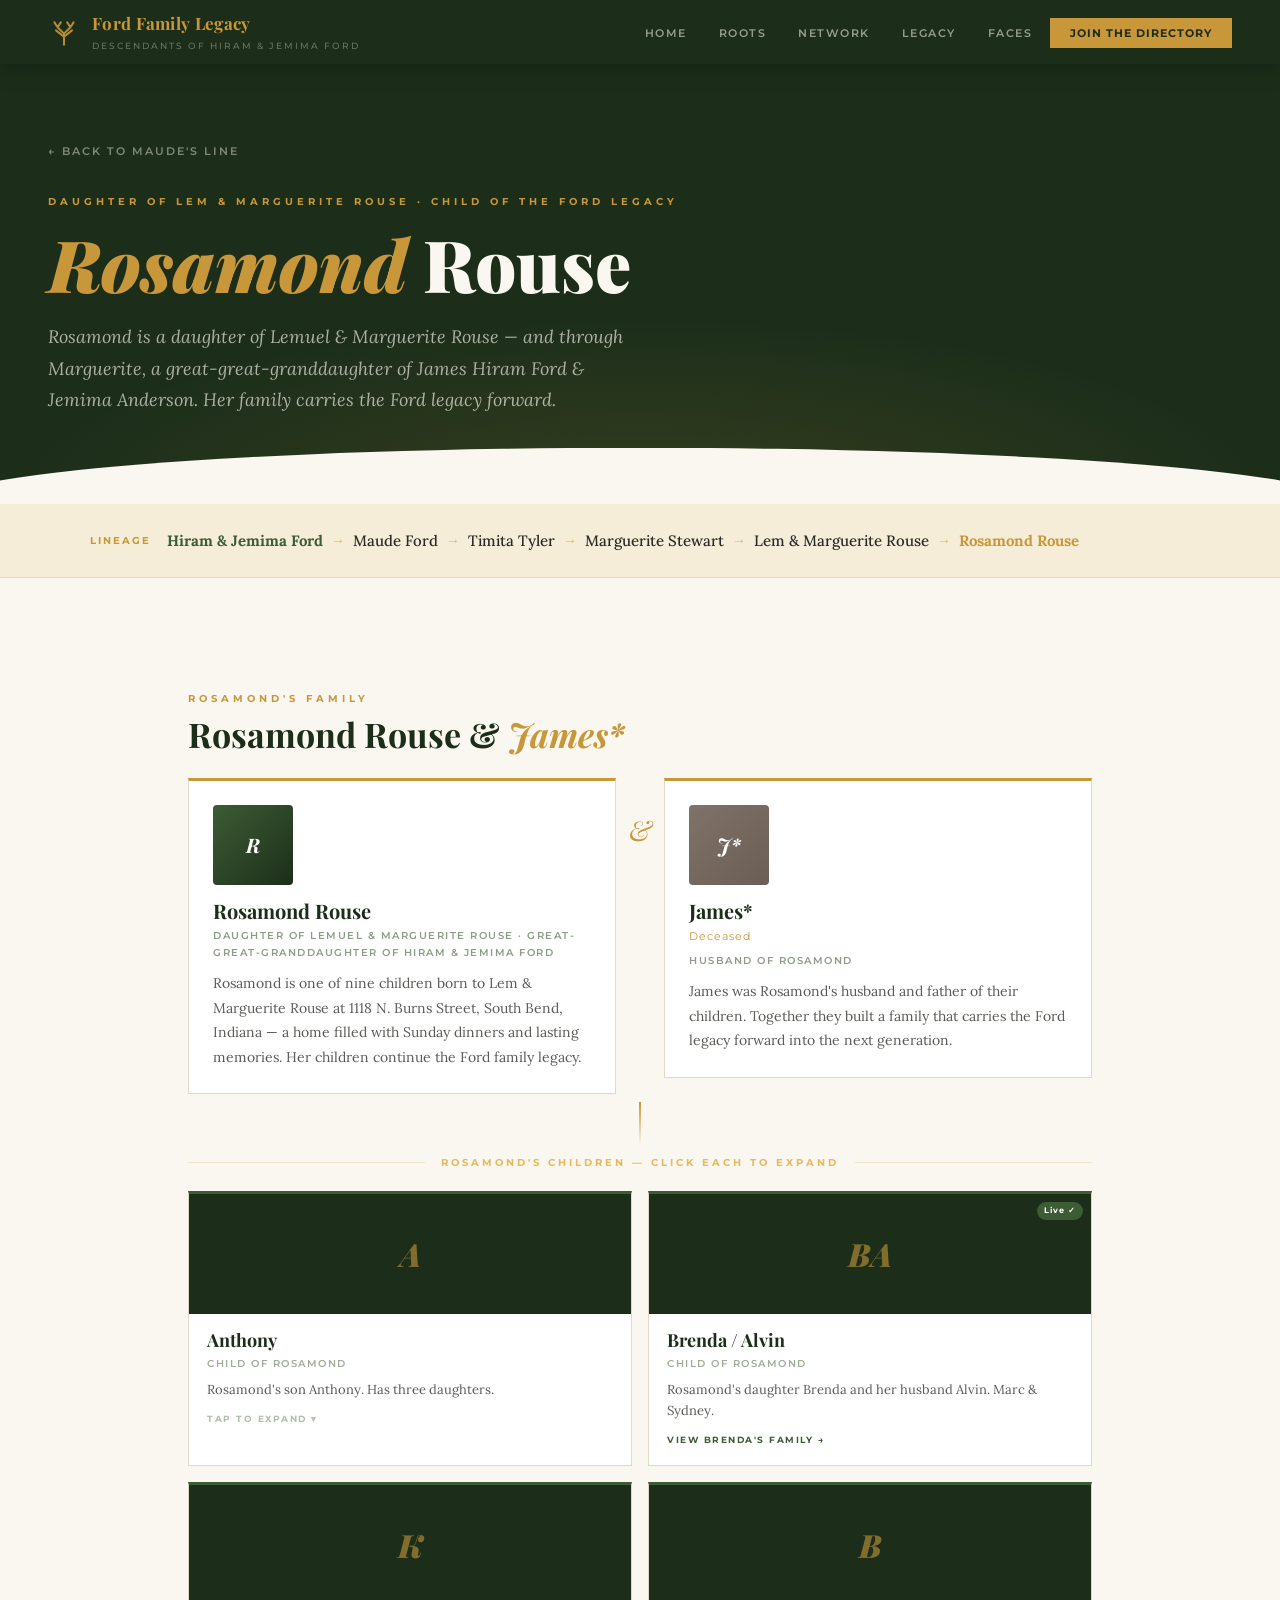
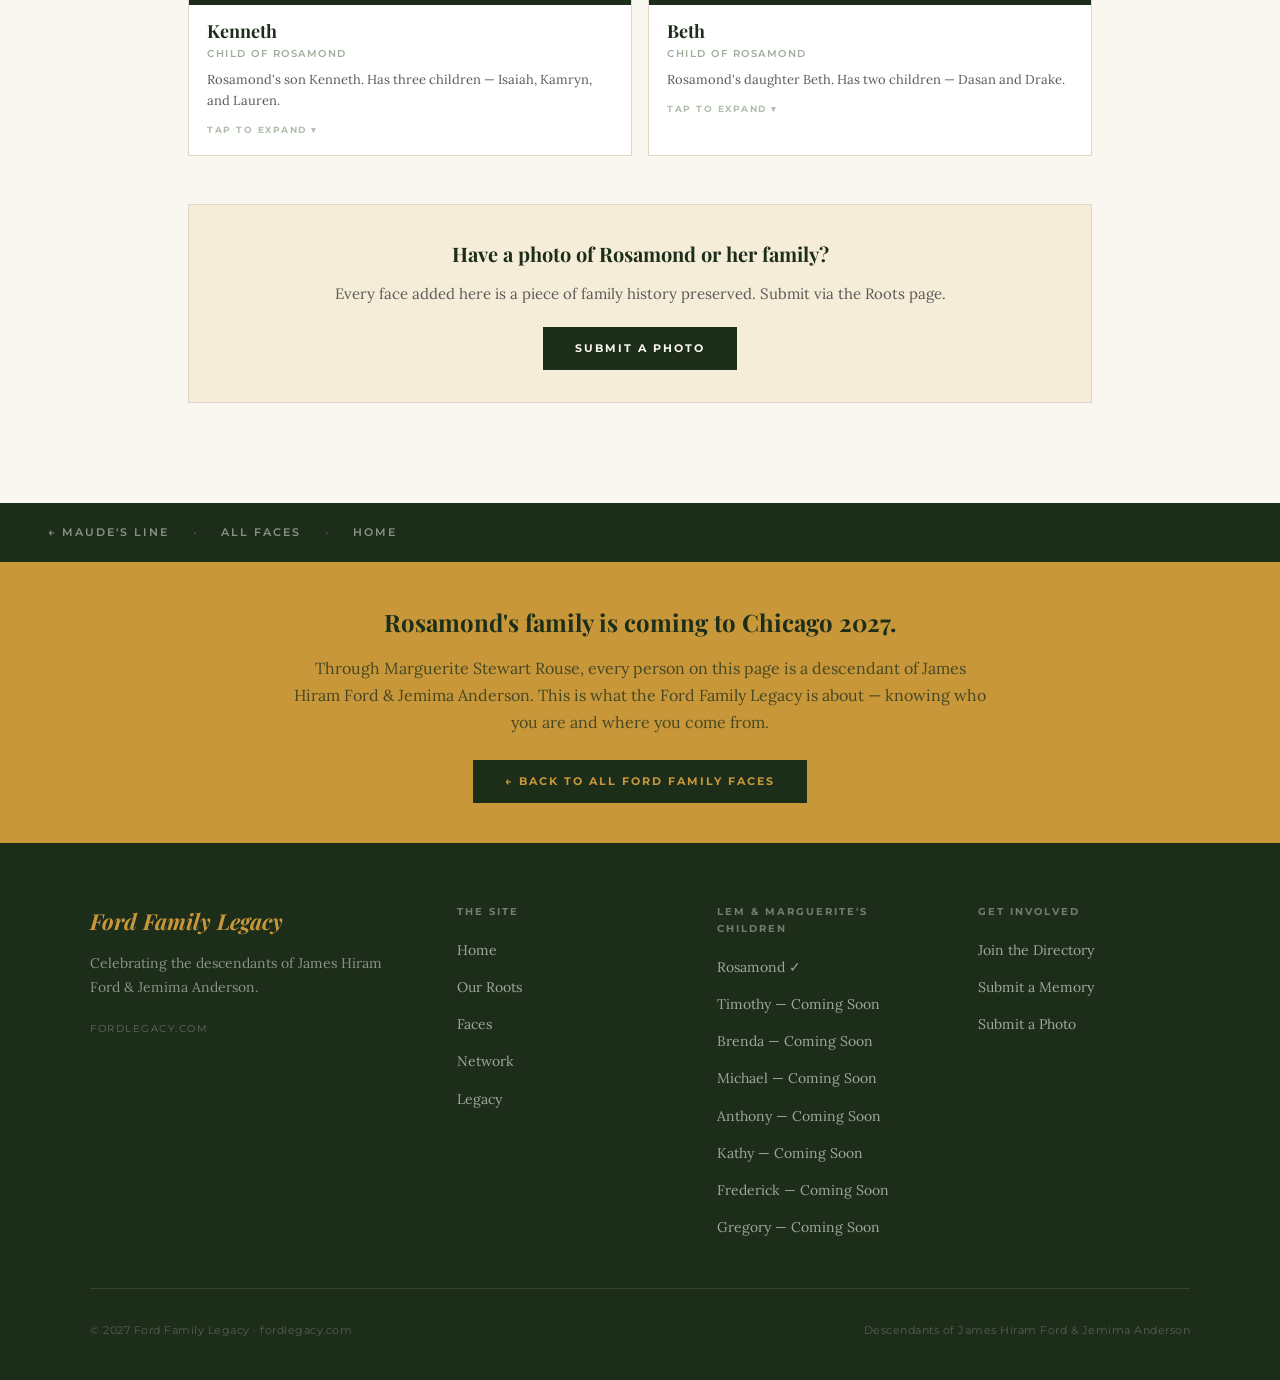
<file: rosamond.html>
<!DOCTYPE html>
<html lang="en">
<head>
<meta charset="UTF-8">
<meta name="viewport" content="width=device-width, initial-scale=1.0">
<title>Rosamond Rouse — Ford Family Legacy</title>
<link rel="stylesheet" href="shared.css">
<link href="https://fonts.googleapis.com/css2?family=Playfair+Display:ital,wght@0,400;0,700;0,900;1,400;1,700&family=Lora:ital,wght@0,400;0,500;1,400;1,500&family=Montserrat:wght@300;400;500;600;700&display=swap" rel="stylesheet">
<style>
  :root {
    --forest:#1C2E1A;--gold:#C8973A;--gold-light:#E8B85A;
    --cream:#FAF7F0;--parchment:#F5EDD8;--charcoal:#2A2A28;
    --mid:#5A5A56;--light-border:#E0D8C8;--sage:#3D5C35;--sage-light:#6B9E5C;--deep:#1C2E1A;
  }
  *{margin:0;padding:0;box-sizing:border-box;}
  body{background:var(--cream);color:var(--charcoal);font-family:'Lora',serif;font-size:16px;line-height:1.7;overflow-x:hidden;}

  /* HERO */
  .hero{background:var(--forest);padding:72px 48px 88px;position:relative;overflow:hidden;}
  .hero::after{content:'';position:absolute;bottom:0;left:0;right:0;height:56px;background:var(--cream);clip-path:ellipse(55% 100% at 50% 100%);}
  .hero::before{content:'';position:absolute;inset:0;background:radial-gradient(ellipse 70% 60% at 50% 100%,rgba(200,151,58,0.15),transparent 70%);}
  .hero-inner{max-width:760px;position:relative;}
  .hero-back{display:inline-flex;align-items:center;gap:8px;font-family:'Montserrat',sans-serif;font-size:11px;font-weight:600;letter-spacing:2px;text-transform:uppercase;color:rgba(250,247,240,0.45);text-decoration:none;margin-bottom:32px;transition:color 0.2s;}
  .hero-back:hover{color:var(--gold-light);}
  .hero-eyebrow{font-family:'Montserrat',sans-serif;font-size:10px;font-weight:700;letter-spacing:4px;text-transform:uppercase;color:var(--gold);margin-bottom:16px;}
  .hero-title{font-family:'Playfair Display',serif;font-size:clamp(40px,6vw,72px);font-weight:900;color:#FAF7F0;line-height:1.05;margin-bottom:20px;}
  .hero-title em{color:var(--gold);font-style:italic;}
  .hero-desc{font-size:18px;font-style:italic;color:rgba(250,247,240,0.65);line-height:1.75;max-width:600px;}

  /* LINEAGE */
  .lineage-path{background:var(--parchment);padding:24px 48px;border-bottom:1px solid var(--light-border);}
  .lineage-inner{max-width:1100px;margin:0 auto;display:flex;align-items:center;flex-wrap:wrap;gap:8px;}
  .lin-label{font-family:'Montserrat',sans-serif;font-size:10px;font-weight:700;letter-spacing:2px;text-transform:uppercase;color:var(--gold);margin-right:8px;}
  .lin{font-family:'Lora',serif;font-size:15px;color:var(--charcoal);font-weight:500;}
  .lin.root{font-weight:700;color:var(--sage);}
  .lin.hi{color:var(--gold);font-weight:700;}
  .arr{color:var(--gold);font-size:14px;opacity:0.6;}

  /* MAIN */
  .tree-content{max-width:1000px;margin:0 auto;padding:60px 48px 100px;}

  /* PORTRAIT */
  .portrait{width:80px;height:80px;border-radius:4px;overflow:hidden;flex-shrink:0;margin-bottom:14px;}
  .portrait img{width:100%;height:100%;object-fit:cover;object-position:top;display:block;}
  .pp{width:100%;height:100%;display:flex;align-items:center;justify-content:center;font-family:'Playfair Display',serif;font-size:20px;font-weight:700;font-style:italic;color:white;}

  /* COUPLE ROW */
  .couple-row{display:grid;grid-template-columns:1fr 48px 1fr;gap:0;align-items:start;margin-bottom:8px;}
  .cand{font-family:'Playfair Display',serif;font-size:28px;font-style:italic;color:var(--gold);text-align:center;padding-top:28px;}

  /* PERSON CARD */
  .pcard{background:white;border:1px solid var(--light-border);border-top:3px solid var(--gold);padding:24px;}
  .pn{font-family:'Playfair Display',serif;font-size:20px;font-weight:700;color:var(--deep);margin-bottom:4px;line-height:1.2;}
  .pd{font-family:'Montserrat',sans-serif;font-size:11px;letter-spacing:1px;color:var(--gold);margin-bottom:6px;}
  .pr{font-family:'Montserrat',sans-serif;font-size:10px;font-weight:600;letter-spacing:1.5px;text-transform:uppercase;color:rgba(61,92,53,0.6);margin-bottom:10px;}
  .ptxt{font-size:14px;line-height:1.75;color:var(--mid);}

  /* CONNECTOR */
  .conn{display:flex;align-items:center;gap:16px;padding:4px 0;margin:8px 0;}
  .conn-rule{flex:1;height:1px;background:var(--light-border);}
  .conn-txt{font-family:'Montserrat',sans-serif;font-size:10px;font-weight:700;letter-spacing:3px;text-transform:uppercase;color:var(--sage-light);white-space:nowrap;}
  .conn-line{width:2px;height:40px;margin:0 auto;background:linear-gradient(to bottom,var(--gold),rgba(200,151,58,0.1));}

  /* SECTION HEADER */
  .sec-hdr{margin:52px 0 24px;}
  .sec-label{font-family:'Montserrat',sans-serif;font-size:10px;font-weight:700;letter-spacing:4px;text-transform:uppercase;color:var(--gold);display:block;margin-bottom:8px;}
  .sec-title{font-family:'Playfair Display',serif;font-size:clamp(22px,3vw,34px);font-weight:700;color:var(--deep);line-height:1.15;}
  .sec-title em{color:var(--gold);font-style:italic;}

  /* ══ LEVEL 1 — ROSAMOND'S CHILDREN ══ */
  .l1-grid{display:grid;grid-template-columns:repeat(2,1fr);gap:16px;margin-top:16px;}

  .l1-card{
    background:white;border:1px solid var(--light-border);border-top:3px solid var(--sage);
    position:relative;cursor:pointer;
    transition:border-color 0.2s,transform 0.2s,box-shadow 0.2s;overflow:hidden;
  }
  .l1-card:hover{border-color:var(--gold);transform:translateY(-3px);box-shadow:0 10px 24px rgba(0,0,0,0.09);}
  .l1-card.open{border-color:var(--sage);border-top:3px solid var(--sage);}

  .l1-photo{width:100%;aspect-ratio:3/2;max-height:120px;overflow:hidden;background:var(--forest);}
  .l1-photo img{width:100%;height:100%;object-fit:cover;object-position:top;}
  .l1-ph{width:100%;height:100%;min-height:100px;display:flex;align-items:center;justify-content:center;font-family:'Playfair Display',serif;font-size:32px;font-weight:900;font-style:italic;color:rgba(200,151,58,0.6);}

  .l1-info{padding:16px 18px 18px;}
  .l1-name{font-family:'Playfair Display',serif;font-size:18px;font-weight:700;color:var(--deep);margin-bottom:3px;line-height:1.2;}
  .l1-rel{font-family:'Montserrat',sans-serif;font-size:10px;font-weight:600;letter-spacing:1.5px;text-transform:uppercase;color:rgba(61,92,53,0.5);margin-bottom:8px;}
  .l1-desc{font-size:13px;color:var(--mid);line-height:1.6;margin-bottom:10px;}
  .l1-hint{font-family:'Montserrat',sans-serif;font-size:9px;font-weight:700;letter-spacing:1.5px;text-transform:uppercase;color:rgba(61,92,53,0.4);}
  .l1-card:hover .l1-hint,.l1-card.open .l1-hint{color:var(--gold);}

  /* L1 EXPANDED PANEL */
  .l1-panel{display:none;background:var(--parchment);border:1px solid var(--light-border);border-top:none;border-left:3px solid var(--sage);padding:24px;}
  .l1-panel.open{display:block;}
  .panel-label{font-family:'Montserrat',sans-serif;font-size:10px;font-weight:700;letter-spacing:3px;text-transform:uppercase;color:var(--sage);display:block;margin-bottom:16px;}

  /* ══ LEVEL 2 — GRANDCHILDREN ══ */
  .l2-grid{display:grid;grid-template-columns:repeat(3,1fr);gap:12px;}

  .l2-card{
    background:white;border:1px solid var(--light-border);border-top:2px solid var(--sage-light);
    position:relative;cursor:pointer;
    transition:border-color 0.2s,transform 0.15s,box-shadow 0.15s;overflow:hidden;
  }
  .l2-card:hover{border-color:var(--gold);transform:translateY(-2px);box-shadow:0 6px 16px rgba(0,0,0,0.07);}
  .l2-card.no-expand{cursor:default;}
  .l2-card.no-expand:hover{transform:none;box-shadow:none;border-color:var(--light-border);}
  .l2-card.open{border-color:var(--sage);border-top:2px solid var(--sage);}

  .l2-photo{width:100%;aspect-ratio:1/1;max-height:90px;overflow:hidden;background:var(--forest);}
  .l2-photo img{width:100%;height:100%;object-fit:cover;object-position:top;}
  .l2-ph{width:100%;height:100%;min-height:80px;display:flex;align-items:center;justify-content:center;font-family:'Playfair Display',serif;font-size:24px;font-weight:900;font-style:italic;color:rgba(200,151,58,0.55);}

  .l2-info{padding:12px 14px 14px;}
  .l2-name{font-family:'Playfair Display',serif;font-size:15px;font-weight:700;color:var(--deep);margin-bottom:2px;line-height:1.2;}
  .l2-rel{font-family:'Montserrat',sans-serif;font-size:9px;font-weight:600;letter-spacing:1px;text-transform:uppercase;color:rgba(61,92,53,0.4);margin-bottom:6px;}
  .l2-hint{font-family:'Montserrat',sans-serif;font-size:8px;font-weight:700;letter-spacing:1px;text-transform:uppercase;color:rgba(61,92,53,0.3);margin-top:6px;}
  .l2-card:hover .l2-hint,.l2-card.open .l2-hint{color:var(--gold);}

  /* L2 PANEL */
  .l2-panel{display:none;background:white;border:1px solid var(--light-border);border-top:none;border-left:3px solid var(--sage-light);padding:16px;}
  .l2-panel.open{display:block;}
  .l2-panel-label{font-family:'Montserrat',sans-serif;font-size:9px;font-weight:700;letter-spacing:2px;text-transform:uppercase;color:var(--sage-light);display:block;margin-bottom:10px;}

  /* ══ LEVEL 3 — GREAT GRANDCHILDREN TAGS ══ */
  .ggc-wrap{display:flex;flex-wrap:wrap;gap:6px;}
  .ggc-tag{display:inline-block;padding:5px 12px;background:rgba(61,92,53,0.06);border:1px solid rgba(61,92,53,0.12);border-radius:3px;font-size:13px;color:var(--charcoal);font-family:'DM Sans',sans-serif;}
  .empty-note{font-size:13px;color:rgba(90,90,86,0.45);font-style:italic;}

  /* BACK NAV STRIP */
  .back-strip{background:var(--forest);padding:16px 48px;display:flex;align-items:center;gap:24px;}
  .back-strip a{font-family:'Montserrat',sans-serif;font-size:11px;font-weight:600;letter-spacing:2px;text-transform:uppercase;color:rgba(250,247,240,0.5);text-decoration:none;transition:color 0.2s;}
  .back-strip a:hover{color:var(--gold);}
  .back-strip .sep{color:rgba(250,247,240,0.2);}

  /* LEGACY NOTE */
  .legacy-note{background:var(--gold);padding:40px 48px;text-align:center;}
  .legacy-note h3{font-family:'Playfair Display',serif;font-size:24px;font-weight:700;color:var(--deep);margin-bottom:12px;}
  .legacy-note p{font-size:16px;color:rgba(28,46,26,0.75);line-height:1.7;}
  .legacy-note a{display:inline-block;margin-top:24px;padding:12px 32px;background:var(--deep);color:var(--gold);font-family:'Montserrat',sans-serif;font-size:11px;font-weight:700;letter-spacing:2px;text-transform:uppercase;text-decoration:none;}

  .reveal{opacity:0;transform:translateY(24px);transition:opacity 0.7s ease,transform 0.7s ease;}
  .reveal.visible{opacity:1;transform:none;}
  .rd1{transition-delay:0.05s;}.rd2{transition-delay:0.1s;}.rd3{transition-delay:0.15s;}.rd4{transition-delay:0.2s;}

  @media(max-width:800px){
    .couple-row{grid-template-columns:1fr;}.cand{display:none;}
    .l1-grid{grid-template-columns:1fr;}
    .l2-grid{grid-template-columns:repeat(2,1fr);}
    .tree-content{padding:40px 20px 80px;}
    .hero{padding:48px 24px 72px;}
    .lineage-path{padding:16px 20px;}
    .back-strip{padding:16px 20px;}
  }
</style>
</head>
<body>

<nav class="site-nav">
  <a href="index.html" class="nav-brand">
    <svg class="nav-brand-tree" viewBox="0 0 40 40" fill="none"><path d="M20 36 L20 22 M20 22 L12 14 M20 22 L28 14 M20 26 L10 18 M20 26 L30 18 M12 14 L8 8 M12 14 L16 8 M28 14 L24 8 M28 14 L32 8" stroke="#C8973A" stroke-width="2.5" stroke-linecap="round"/></svg>
    <div><span class="nav-brand-text">Ford Family Legacy</span><span class="nav-brand-sub">Descendants of Hiram &amp; Jemima Ford</span></div>
  </a>
  <ul class="nav-links">
    <li><a href="index.html">Home</a></li>
    <li><a href="roots.html">Roots</a></li>
    <li><a href="network.html">Network</a></li>
    <li><a href="newsletter.html">Legacy</a></li>
    <li><a href="faces.html">Faces</a></li>
    <li><a href="network.html" class="nav-cta">Join the Directory</a></li>
  </ul>
</nav>

<!-- HERO -->
<section class="hero">
  <div class="hero-inner">
    <a href="maude.html" class="hero-back">← Back to Maude's Line</a>
    <p class="hero-eyebrow">Daughter of Lem &amp; Marguerite Rouse · Child of the Ford Legacy</p>
    <h1 class="hero-title"><em>Rosamond</em> Rouse</h1>
    <p class="hero-desc">Rosamond is a daughter of Lemuel &amp; Marguerite Rouse — and through Marguerite, a great-great-granddaughter of James Hiram Ford &amp; Jemima Anderson. Her family carries the Ford legacy forward.</p>
  </div>
</section>

<!-- LINEAGE -->
<div class="lineage-path">
  <div class="lineage-inner">
    <span class="lin-label">Lineage</span>
    <span class="lin root">Hiram &amp; Jemima Ford</span><span class="arr">→</span>
    <span class="lin">Maude Ford</span><span class="arr">→</span>
    <span class="lin">Timita Tyler</span><span class="arr">→</span>
    <span class="lin">Marguerite Stewart</span><span class="arr">→</span>
    <span class="lin">Lem &amp; Marguerite Rouse</span><span class="arr">→</span>
    <span class="lin hi">Rosamond Rouse</span>
  </div>
</div>

<div class="tree-content">

  <!-- ROSAMOND & JAMES -->
  <div class="sec-hdr reveal">
    <span class="sec-label">Rosamond's Family</span>
    <h2 class="sec-title">Rosamond Rouse &amp; <em>James*</em></h2>
  </div>

  <div class="couple-row reveal">
    <div class="pcard">
      <div class="portrait"><div class="pp" style="background:linear-gradient(135deg,#3D5C35,#1C2E1A);">R<div style="position:absolute;inset:0;display:flex;align-items:center;justify-content:center;background:rgba(0,0,0,0.5);opacity:0;transition:opacity 0.2s;border-radius:4px;" onmouseover="this.style.opacity=1" onmouseout="this.style.opacity=0"><svg width="18" height="18" viewBox="0 0 24 24" fill="none" stroke="white" stroke-width="2" stroke-linecap="round"><path d="M21 15v4a2 2 0 0 1-2 2H5a2 2 0 0 1-2-2v-4M17 8l-5-5-5 5M12 3v12"/></svg></div></div></div>
      <div class="pn">Rosamond Rouse</div>
      <div class="pr">Daughter of Lemuel &amp; Marguerite Rouse · Great-great-granddaughter of Hiram &amp; Jemima Ford</div>
      <p class="ptxt">Rosamond is one of nine children born to Lem &amp; Marguerite Rouse at 1118 N. Burns Street, South Bend, Indiana — a home filled with Sunday dinners and lasting memories. Her children continue the Ford family legacy.</p>
    </div>
    <div class="cand">&amp;</div>
    <div class="pcard">
      <div class="portrait"><div class="pp" style="background:linear-gradient(135deg,#4A3728,#2C1A0E);opacity:0.7;">J*</div></div>
      <div class="pn">James*</div>
      <div class="pd">Deceased</div>
      <div class="pr">Husband of Rosamond</div>
      <p class="ptxt">James was Rosamond's husband and father of their children. Together they built a family that carries the Ford legacy forward into the next generation.</p>
    </div>
  </div>

  <!-- ROSAMOND'S CHILDREN -->
  <div class="conn-line reveal" style="background:linear-gradient(to bottom,var(--gold),rgba(200,151,58,0.1));"></div>
  <div class="conn reveal"><div class="conn-rule" style="background:rgba(200,151,58,0.2);"></div><span class="conn-txt" style="color:var(--gold-light);">Rosamond's Children — Click Each to Expand</span><div class="conn-rule" style="background:rgba(200,151,58,0.2);"></div></div>

  <div class="l1-grid">

    <!-- ANTHONY -->
    <div class="l1-card reveal rd1" onclick="toggleL1('anthony-p',this)">
      <div class="l1-photo"><div class="l1-ph">A</div></div>
      <div class="l1-info">
        <div class="l1-name">Anthony</div>
        <div class="l1-rel">Child of Rosamond</div>
        <p class="l1-desc">Rosamond's son Anthony. Has three daughters.</p>
        <div class="l1-hint">Tap to expand ▾</div>
      </div>
    </div>
    <div id="anthony-p" class="l1-panel">
      <span class="panel-label">Anthony's Children</span>
      <div class="l2-grid">
        <div class="l2-card no-expand">
          <div class="l2-photo"><div class="l2-ph">K</div></div>
          <div class="l2-info"><div class="l2-name">Kristen</div><div class="l2-rel">Anthony's daughter</div></div>
        </div>
        <div class="l2-card no-expand">
          <div class="l2-photo"><div class="l2-ph">M</div></div>
          <div class="l2-info"><div class="l2-name">Morgan</div><div class="l2-rel">Anthony's daughter</div></div>
        </div>
        <div class="l2-card no-expand">
          <div class="l2-photo"><div class="l2-ph">M</div></div>
          <div class="l2-info"><div class="l2-name">Mia</div><div class="l2-rel">Anthony's daughter</div></div>
        </div>
      </div>
    </div>

    <!-- BRENDA / ALVIN -->
    <div class="l1-card reveal rd2" onclick="window.location='brenda-alvin.html'" style="cursor:pointer;">
      <div class="l1-photo"><div class="l1-ph">BA</div></div>
      <span style="position:absolute;top:8px;right:8px;font-family:'Montserrat',sans-serif;font-size:8px;font-weight:700;letter-spacing:1px;color:white;background:var(--sage);padding:2px 7px;border-radius:10px;">Live ✓</span>
      <div class="l1-info">
        <div class="l1-name">Brenda / Alvin</div>
        <div class="l1-rel">Child of Rosamond</div>
        <p class="l1-desc">Rosamond's daughter Brenda and her husband Alvin. Marc &amp; Sydney.</p>
        <div class="l1-hint" style="color:var(--sage);">View Brenda's family →</div>
      </div>
    </div>
    <div id="brenda-p" class="l1-panel">
      <span class="panel-label">Brenda &amp; Alvin's Children</span>
      <div class="l2-grid">
        <div class="l2-card no-expand">
          <div class="l2-photo"><div class="l2-ph">M</div></div>
          <div class="l2-info"><div class="l2-name">Marc</div><div class="l2-rel">Brenda's child</div></div>
        </div>
        <div class="l2-card no-expand">
          <div class="l2-photo"><div class="l2-ph">S</div></div>
          <div class="l2-info"><div class="l2-name">Sydney</div><div class="l2-rel">Brenda's child</div></div>
        </div>
      </div>
    </div>

    <!-- KENNETH -->
    <div class="l1-card reveal rd3" onclick="toggleL1('kenneth-p',this)">
      <div class="l1-photo"><div class="l1-ph">K</div></div>
      <div class="l1-info">
        <div class="l1-name">Kenneth</div>
        <div class="l1-rel">Child of Rosamond</div>
        <p class="l1-desc">Rosamond's son Kenneth. Has three children — Isaiah, Kamryn, and Lauren.</p>
        <div class="l1-hint">Tap to expand ▾</div>
      </div>
    </div>
    <div id="kenneth-p" class="l1-panel">
      <span class="panel-label">Kenneth's Children</span>
      <div class="l2-grid">
        <div class="l2-card no-expand">
          <div class="l2-photo"><div class="l2-ph">I</div></div>
          <div class="l2-info"><div class="l2-name">Isaiah</div><div class="l2-rel">Kenneth's child</div></div>
        </div>
        <div class="l2-card no-expand">
          <div class="l2-photo"><div class="l2-ph">K</div></div>
          <div class="l2-info"><div class="l2-name">Kamryn</div><div class="l2-rel">Kenneth's child</div></div>
        </div>
        <div class="l2-card no-expand">
          <div class="l2-photo"><div class="l2-ph">L</div></div>
          <div class="l2-info"><div class="l2-name">Lauren</div><div class="l2-rel">Kenneth's child</div></div>
        </div>
      </div>
    </div>

    <!-- BETH -->
    <div class="l1-card reveal rd4" onclick="toggleL1('beth-p',this)">
      <div class="l1-photo"><div class="l1-ph">B</div></div>
      <div class="l1-info">
        <div class="l1-name">Beth</div>
        <div class="l1-rel">Child of Rosamond</div>
        <p class="l1-desc">Rosamond's daughter Beth. Has two children — Dasan and Drake.</p>
        <div class="l1-hint">Tap to expand ▾</div>
      </div>
    </div>
    <div id="beth-p" class="l1-panel">
      <span class="panel-label">Beth's Children</span>
      <div class="l2-grid">
        <div class="l2-card no-expand">
          <div class="l2-photo"><div class="l2-ph">D</div></div>
          <div class="l2-info"><div class="l2-name">Dasan</div><div class="l2-rel">Beth's child</div></div>
        </div>
        <div class="l2-card no-expand">
          <div class="l2-photo"><div class="l2-ph">D</div></div>
          <div class="l2-info"><div class="l2-name">Drake</div><div class="l2-rel">Beth's child</div></div>
        </div>
      </div>
    </div>

  </div><!-- end l1-grid -->

  <!-- SUBMIT PHOTOS -->
  <div style="margin-top:48px;padding:32px;background:var(--parchment);border:1px solid var(--light-border);text-align:center;" class="reveal">
    <p style="font-family:'Playfair Display',serif;font-size:20px;font-weight:700;color:var(--deep);margin-bottom:10px;">Have a photo of Rosamond or her family?</p>
    <p style="font-size:15px;color:var(--mid);margin-bottom:20px;">Every face added here is a piece of family history preserved. Submit via the Roots page.</p>
    <a href="roots.html" style="display:inline-block;padding:12px 32px;background:var(--forest);color:var(--cream);font-family:'Montserrat',sans-serif;font-size:11px;font-weight:700;letter-spacing:2px;text-transform:uppercase;text-decoration:none;">Submit a Photo</a>
  </div>

</div>

<!-- BACK STRIP -->
<div class="back-strip">
  <a href="maude.html">← Maude's Line</a>
  <span class="sep">·</span>
  <a href="faces.html">All Faces</a>
  <span class="sep">·</span>
  <a href="index.html">Home</a>
</div>

<!-- LEGACY NOTE -->
<div class="legacy-note">
  <div class="reveal" style="max-width:700px;margin:0 auto;">
    <h3>Rosamond's family is coming to Chicago 2027.</h3>
    <p>Through Marguerite Stewart Rouse, every person on this page is a descendant of James Hiram Ford &amp; Jemima Anderson. This is what the Ford Family Legacy is about — knowing who you are and where you come from.</p>
    <a href="faces.html">← Back to All Ford Family Faces</a>
  </div>
</div>

<footer class="site-footer">
  <div class="footer-grid">
    <div>
      <div class="footer-brand-name">Ford Family Legacy</div>
      <p class="footer-brand-desc">Celebrating the descendants of James Hiram Ford &amp; Jemima Anderson.</p>
      <p style="font-family:'Montserrat',sans-serif;font-size:10px;letter-spacing:1.5px;text-transform:uppercase;color:rgba(250,247,240,0.3);margin-top:8px;">fordlegacy.com</p>
    </div>
    <div>
      <p class="footer-col-title">The Site</p>
      <ul class="footer-links">
        <li><a href="index.html">Home</a></li><li><a href="roots.html">Our Roots</a></li>
        <li><a href="faces.html">Faces</a></li><li><a href="network.html">Network</a></li>
        <li><a href="newsletter.html">Legacy</a></li>
      </ul>
    </div>
    <div>
      <p class="footer-col-title">Lem &amp; Marguerite's Children</p>
      <ul class="footer-links">
        <li><a href="rosamond.html">Rosamond ✓</a></li>
        <li><a href="#">Timothy — Coming Soon</a></li>
        <li><a href="#">Brenda — Coming Soon</a></li>
        <li><a href="#">Michael — Coming Soon</a></li>
        <li><a href="#">Anthony — Coming Soon</a></li>
        <li><a href="#">Kathy — Coming Soon</a></li>
        <li><a href="#">Frederick — Coming Soon</a></li>
        <li><a href="#">Gregory — Coming Soon</a></li>
      </ul>
    </div>
    <div>
      <p class="footer-col-title">Get Involved</p>
      <ul class="footer-links">
        <li><a href="network.html">Join the Directory</a></li>
        <li><a href="roots.html">Submit a Memory</a></li>
        <li><a href="roots.html">Submit a Photo</a></li>
      </ul>
    </div>
  </div>
  <div class="footer-bottom">
    <span class="footer-copy">© 2027 Ford Family Legacy · fordlegacy.com</span>
    <span class="footer-copy">Descendants of James Hiram Ford &amp; Jemima Anderson</span>
  </div>
</footer>

<script>
  const reveals = document.querySelectorAll('.reveal');
  const obs = new IntersectionObserver(entries => {
    entries.forEach(e => { if(e.isIntersecting) e.target.classList.add('visible'); });
  },{threshold:0.06,rootMargin:'0px 0px -30px 0px'});
  reveals.forEach(el => obs.observe(el));

  function toggleL1(panelId, card) {
    const panel = document.getElementById(panelId);
    const isOpen = panel.classList.contains('open');
    // Close all siblings
    document.querySelectorAll('.l1-card').forEach(c => {
      c.classList.remove('open');
      const h = c.querySelector('.l1-hint');
      if(h) h.textContent = h.textContent.replace('▴','▾');
    });
    document.querySelectorAll('.l1-panel').forEach(p => p.classList.remove('open'));
    if(!isOpen) {
      panel.classList.add('open');
      card.classList.add('open');
      const h = card.querySelector('.l1-hint');
      if(h) h.textContent = h.textContent.replace('▾','▴');
      setTimeout(()=>panel.scrollIntoView({behavior:'smooth',block:'nearest'}),50);
    }
  }

  function toggleL2(panelId, card) {
    const panel = document.getElementById(panelId);
    const isOpen = panel.classList.contains('open');
    const parent = card.closest('.l1-panel');
    parent.querySelectorAll('.l2-card').forEach(c => {
      c.classList.remove('open');
      const h = c.querySelector('.l2-hint');
      if(h) h.textContent = '▾';
    });
    parent.querySelectorAll('.l2-panel').forEach(p => p.classList.remove('open'));
    if(!isOpen) {
      panel.classList.add('open');
      card.classList.add('open');
      const h = card.querySelector('.l2-hint');
      if(h) h.textContent = '▴';
      setTimeout(()=>panel.scrollIntoView({behavior:'smooth',block:'nearest'}),50);
    }
  }
</script>
</body>
</html>
</file>
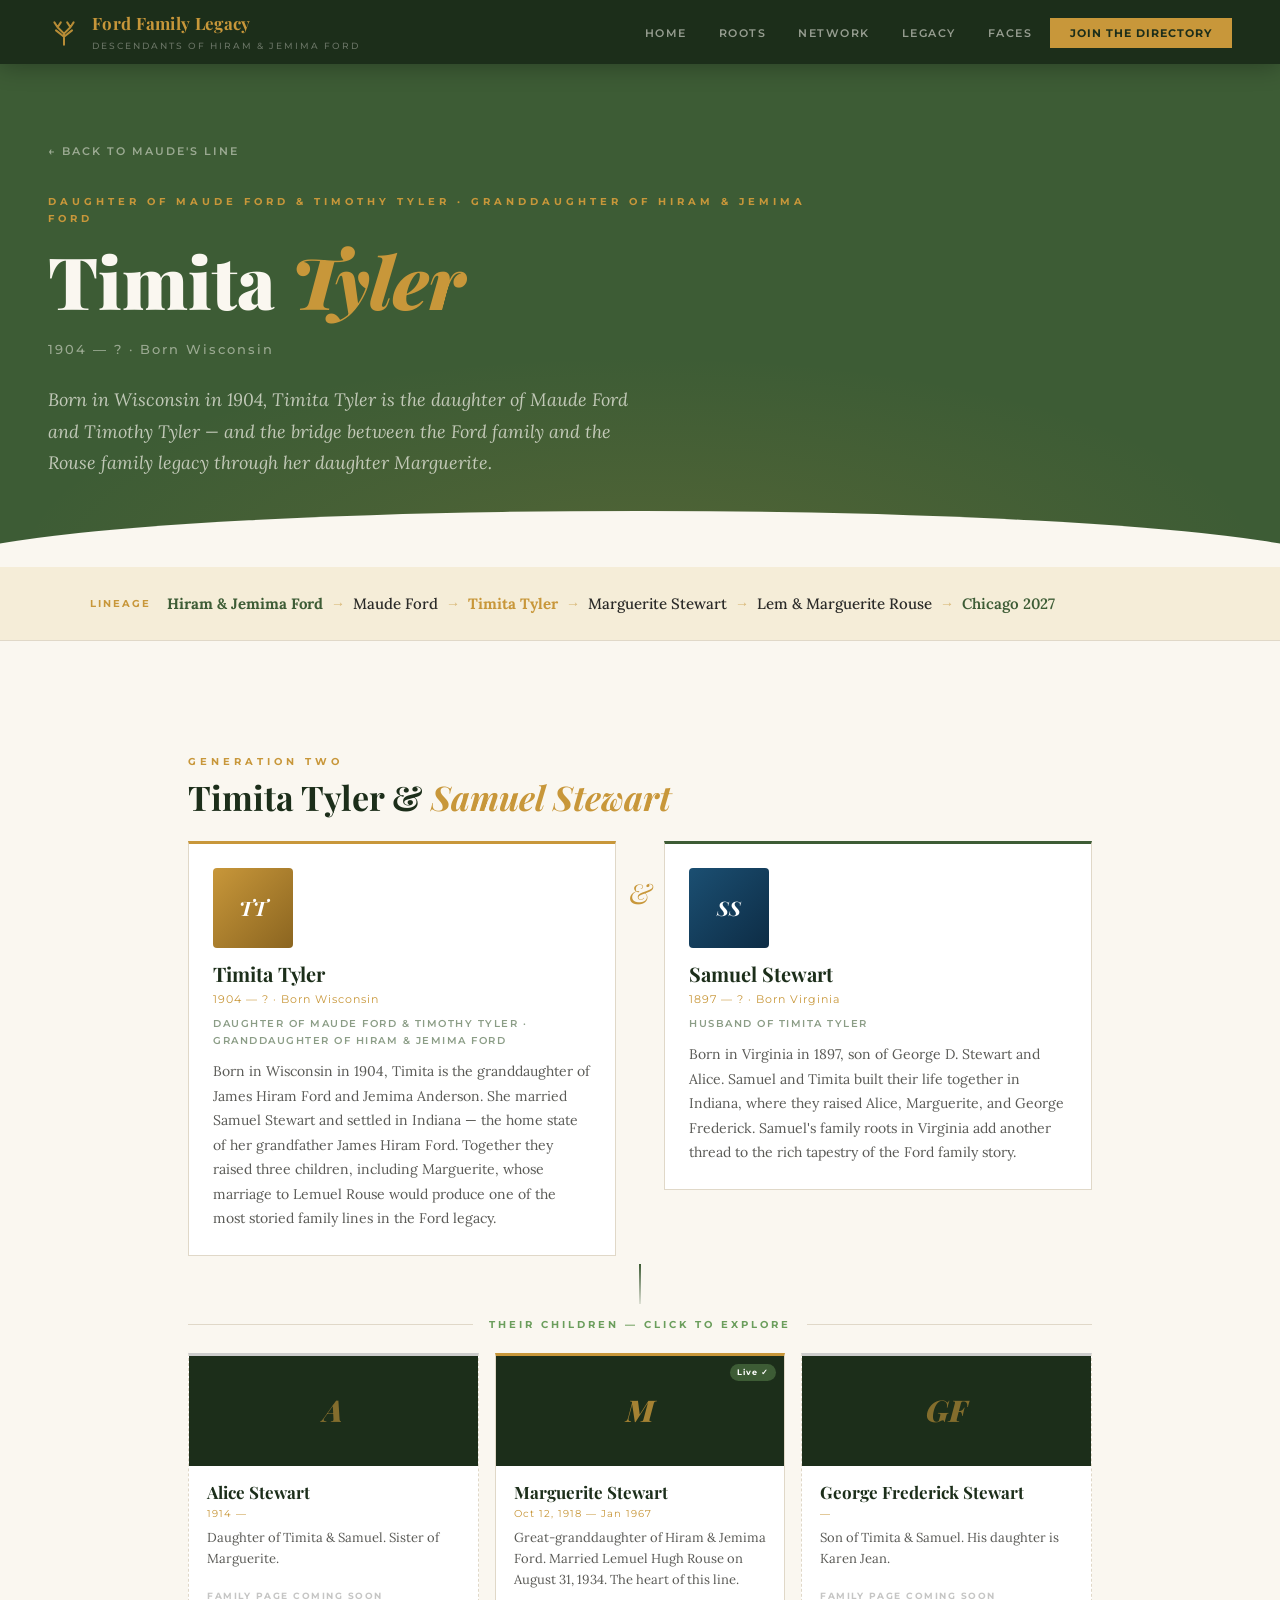
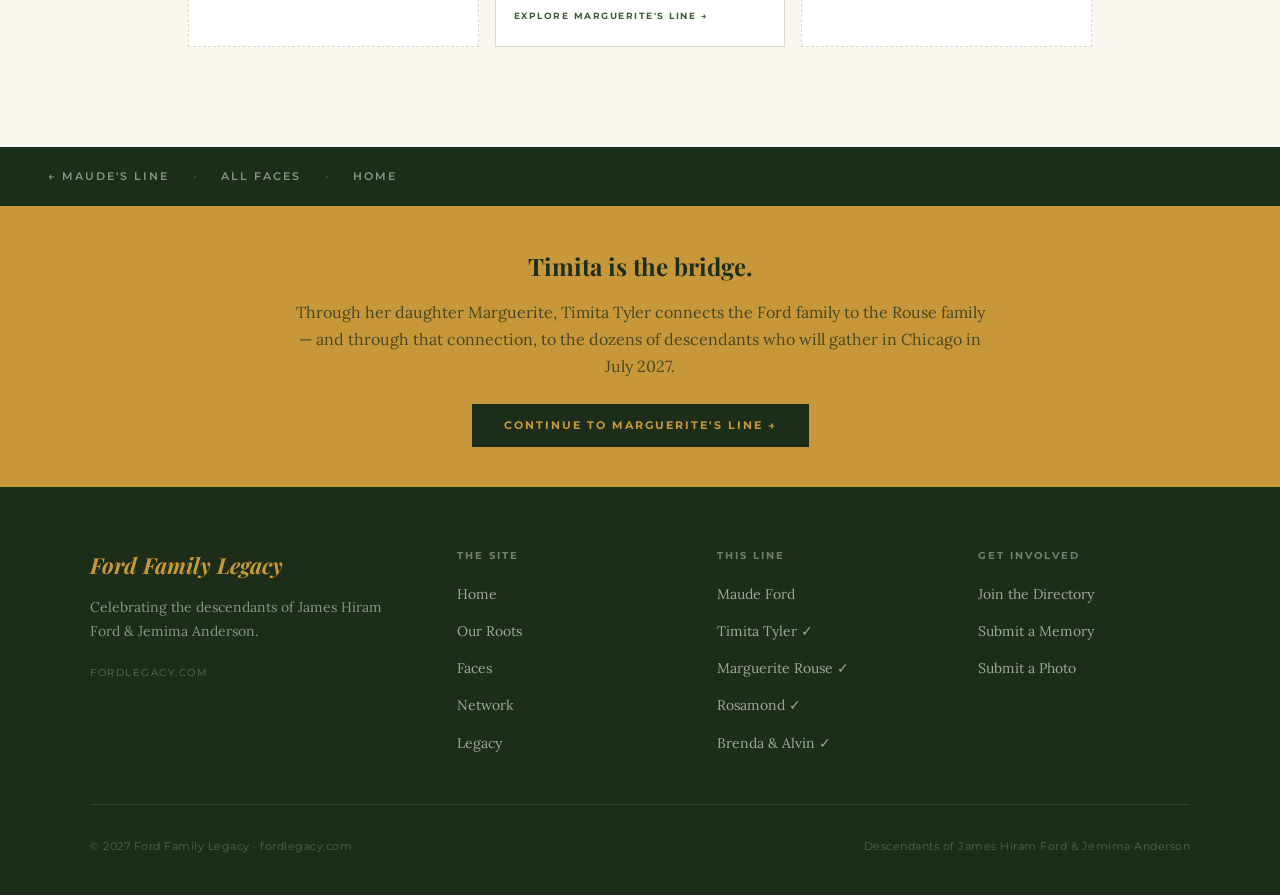
<file: timita.html>
<!DOCTYPE html>
<html lang="en">
<head>
<meta charset="UTF-8">
<meta name="viewport" content="width=device-width, initial-scale=1.0">
<title>Timita Tyler — Ford Family Legacy</title>
<link rel="stylesheet" href="shared.css">
<link href="https://fonts.googleapis.com/css2?family=Playfair+Display:ital,wght@0,400;0,700;0,900;1,400;1,700&family=Lora:ital,wght@0,400;0,500;1,400;1,500&family=Montserrat:wght@300;400;500;600;700&display=swap" rel="stylesheet">
<style>
  :root {
    --forest:#1C2E1A;--gold:#C8973A;--gold-light:#E8B85A;
    --cream:#FAF7F0;--parchment:#F5EDD8;--charcoal:#2A2A28;
    --mid:#5A5A56;--light-border:#E0D8C8;--sage:#3D5C35;--sage-light:#6B9E5C;--deep:#1C2E1A;
  }
  *{margin:0;padding:0;box-sizing:border-box;}
  body{background:var(--cream);color:var(--charcoal);font-family:'Lora',serif;font-size:16px;line-height:1.7;overflow-x:hidden;}

  .hero{background:var(--sage);padding:72px 48px 88px;position:relative;overflow:hidden;}
  .hero::after{content:'';position:absolute;bottom:0;left:0;right:0;height:56px;background:var(--cream);clip-path:ellipse(55% 100% at 50% 100%);}
  .hero::before{content:'';position:absolute;inset:0;background:radial-gradient(ellipse 70% 60% at 50% 100%,rgba(200,151,58,0.15),transparent 70%);}
  .hero-inner{max-width:760px;position:relative;}
  .hero-back{display:inline-flex;align-items:center;gap:8px;font-family:'Montserrat',sans-serif;font-size:11px;font-weight:600;letter-spacing:2px;text-transform:uppercase;color:rgba(250,247,240,0.5);text-decoration:none;margin-bottom:32px;transition:color 0.2s;}
  .hero-back:hover{color:var(--gold-light);}
  .hero-eyebrow{font-family:'Montserrat',sans-serif;font-size:10px;font-weight:700;letter-spacing:4px;text-transform:uppercase;color:var(--gold);margin-bottom:16px;}
  .hero-title{font-family:'Playfair Display',serif;font-size:clamp(40px,6vw,72px);font-weight:900;color:#FAF7F0;line-height:1.05;margin-bottom:20px;}
  .hero-title em{color:var(--gold);font-style:italic;}
  .hero-dates{font-family:'Montserrat',sans-serif;font-size:13px;font-weight:500;letter-spacing:2px;color:rgba(250,247,240,0.5);margin-bottom:24px;}
  .hero-desc{font-size:18px;font-style:italic;color:rgba(250,247,240,0.7);line-height:1.75;max-width:600px;}

  .lineage-path{background:var(--parchment);padding:24px 48px;border-bottom:1px solid var(--light-border);}
  .lineage-inner{max-width:1100px;margin:0 auto;display:flex;align-items:center;flex-wrap:wrap;gap:8px;}
  .lin-label{font-family:'Montserrat',sans-serif;font-size:10px;font-weight:700;letter-spacing:2px;text-transform:uppercase;color:var(--gold);margin-right:8px;}
  .lin{font-family:'Lora',serif;font-size:15px;color:var(--charcoal);font-weight:500;}
  .lin.root{font-weight:700;color:var(--sage);}
  .lin.hi{color:var(--gold);font-weight:700;}
  .arr{color:var(--gold);font-size:14px;opacity:0.6;}

  .tree-content{max-width:1000px;margin:0 auto;padding:60px 48px 100px;}

  .portrait{width:80px;height:80px;border-radius:4px;overflow:hidden;flex-shrink:0;margin-bottom:14px;}
  .portrait img{width:100%;height:100%;object-fit:cover;object-position:top center;display:block;}
  .pp{width:100%;height:100%;display:flex;align-items:center;justify-content:center;font-family:'Playfair Display',serif;font-size:20px;font-weight:700;font-style:italic;color:white;}

  .couple-row{display:grid;grid-template-columns:1fr 48px 1fr;gap:0;align-items:start;margin-bottom:8px;}
  .cand{font-family:'Playfair Display',serif;font-size:28px;font-style:italic;color:var(--gold);text-align:center;padding-top:28px;}

  .pcard{background:white;border:1px solid var(--light-border);border-top:3px solid var(--gold);padding:24px;}
  .pcard.sage{border-top-color:var(--sage);}
  .pn{font-family:'Playfair Display',serif;font-size:20px;font-weight:700;color:var(--deep);margin-bottom:4px;line-height:1.2;}
  .pd{font-family:'Montserrat',sans-serif;font-size:11px;letter-spacing:1px;color:var(--gold);margin-bottom:6px;}
  .pr{font-family:'Montserrat',sans-serif;font-size:10px;font-weight:600;letter-spacing:1.5px;text-transform:uppercase;color:rgba(61,92,53,0.6);margin-bottom:10px;}
  .ptxt{font-size:14px;line-height:1.75;color:var(--mid);}

  .conn{display:flex;align-items:center;gap:16px;padding:4px 0;margin:8px 0;}
  .conn-rule{flex:1;height:1px;background:var(--light-border);}
  .conn-txt{font-family:'Montserrat',sans-serif;font-size:10px;font-weight:700;letter-spacing:3px;text-transform:uppercase;color:var(--sage-light);white-space:nowrap;}
  .conn-line{width:2px;height:40px;margin:0 auto;background:linear-gradient(to bottom,var(--sage),rgba(61,92,53,0.15));}

  .sec-hdr{margin:52px 0 24px;}
  .sec-label{font-family:'Montserrat',sans-serif;font-size:10px;font-weight:700;letter-spacing:4px;text-transform:uppercase;color:var(--gold);display:block;margin-bottom:8px;}
  .sec-title{font-family:'Playfair Display',serif;font-size:clamp(22px,3vw,34px);font-weight:700;color:var(--deep);line-height:1.15;}
  .sec-title em{color:var(--gold);font-style:italic;}

  /* CHILD CARDS */
  .child-grid{display:grid;grid-template-columns:repeat(3,1fr);gap:16px;margin-top:16px;}

  .child-link{display:block;text-decoration:none;color:inherit;background:white;border:1px solid var(--light-border);border-top:3px solid var(--sage);position:relative;overflow:hidden;transition:border-color 0.2s,transform 0.2s,box-shadow 0.2s;}
  .child-link:hover{border-color:var(--gold);transform:translateY(-3px);box-shadow:0 10px 24px rgba(0,0,0,0.09);}
  .child-link.gold-top{border-top-color:var(--gold);}
  .child-link.coming{cursor:default;border-style:dashed;border-top-style:solid;border-top-color:rgba(90,90,86,0.3);}
  .child-link.coming:hover{transform:none;box-shadow:none;border-color:var(--light-border);}

  .child-photo{width:100%;aspect-ratio:3/2;max-height:110px;overflow:hidden;background:var(--forest);}
  .child-ph{width:100%;height:100%;min-height:90px;display:flex;align-items:center;justify-content:center;font-family:'Playfair Display',serif;font-size:30px;font-weight:900;font-style:italic;color:rgba(200,151,58,0.6);}

  .child-info{padding:16px 18px 18px;}
  .child-name{font-family:'Playfair Display',serif;font-size:17px;font-weight:700;color:var(--deep);margin-bottom:3px;line-height:1.2;}
  .child-dates{font-family:'Montserrat',sans-serif;font-size:10px;letter-spacing:1px;color:var(--gold);margin-bottom:6px;}
  .child-desc{font-size:13px;color:var(--mid);line-height:1.6;margin-bottom:10px;}
  .child-cta{font-family:'Montserrat',sans-serif;font-size:9px;font-weight:700;letter-spacing:1.5px;text-transform:uppercase;color:var(--sage);}
  .child-link:hover .child-cta{color:var(--gold);}
  .child-link.coming .child-cta{color:rgba(90,90,86,0.35);}

  .live-badge{position:absolute;top:8px;right:8px;font-family:'Montserrat',sans-serif;font-size:8px;font-weight:700;letter-spacing:1px;color:white;background:var(--sage);padding:2px 7px;border-radius:10px;}

  .back-strip{background:var(--forest);padding:16px 48px;display:flex;align-items:center;gap:24px;}
  .back-strip a{font-family:'Montserrat',sans-serif;font-size:11px;font-weight:600;letter-spacing:2px;text-transform:uppercase;color:rgba(250,247,240,0.5);text-decoration:none;transition:color 0.2s;}
  .back-strip a:hover{color:var(--gold);}
  .back-strip .sep{color:rgba(250,247,240,0.2);}

  .legacy-note{background:var(--gold);padding:40px 48px;text-align:center;}
  .legacy-note h3{font-family:'Playfair Display',serif;font-size:24px;font-weight:700;color:var(--deep);margin-bottom:12px;}
  .legacy-note p{font-size:16px;color:rgba(28,46,26,0.75);line-height:1.7;}
  .legacy-note a{display:inline-block;margin-top:24px;padding:12px 32px;background:var(--deep);color:var(--gold);font-family:'Montserrat',sans-serif;font-size:11px;font-weight:700;letter-spacing:2px;text-transform:uppercase;text-decoration:none;}

  .reveal{opacity:0;transform:translateY(24px);transition:opacity 0.7s ease,transform 0.7s ease;}
  .reveal.visible{opacity:1;transform:none;}
  .rd1{transition-delay:0.05s;}.rd2{transition-delay:0.1s;}.rd3{transition-delay:0.15s;}

  @media(max-width:800px){
    .couple-row{grid-template-columns:1fr;}.cand{display:none;}
    .child-grid{grid-template-columns:1fr;}
    .tree-content{padding:40px 20px 80px;}
    .hero{padding:48px 24px 72px;}
    .lineage-path{padding:16px 20px;}
    .back-strip{padding:16px 20px;}
  }
</style>
</head>
<body>

<nav class="site-nav">
  <a href="index.html" class="nav-brand">
    <svg class="nav-brand-tree" viewBox="0 0 40 40" fill="none"><path d="M20 36 L20 22 M20 22 L12 14 M20 22 L28 14 M20 26 L10 18 M20 26 L30 18 M12 14 L8 8 M12 14 L16 8 M28 14 L24 8 M28 14 L32 8" stroke="#C8973A" stroke-width="2.5" stroke-linecap="round"/></svg>
    <div><span class="nav-brand-text">Ford Family Legacy</span><span class="nav-brand-sub">Descendants of Hiram &amp; Jemima Ford</span></div>
  </a>
  <ul class="nav-links">
    <li><a href="index.html">Home</a></li>
    <li><a href="roots.html">Roots</a></li>
    <li><a href="network.html">Network</a></li>
    <li><a href="newsletter.html">Legacy</a></li>
    <li><a href="faces.html">Faces</a></li>
    <li><a href="network.html" class="nav-cta">Join the Directory</a></li>
  </ul>
</nav>

<section class="hero">
  <div class="hero-inner">
    <a href="maude.html" class="hero-back">← Back to Maude's Line</a>
    <p class="hero-eyebrow">Daughter of Maude Ford &amp; Timothy Tyler · Granddaughter of Hiram &amp; Jemima Ford</p>
    <h1 class="hero-title">Timita <em>Tyler</em></h1>
    <p class="hero-dates">1904 — ? · Born Wisconsin</p>
    <p class="hero-desc">Born in Wisconsin in 1904, Timita Tyler is the daughter of Maude Ford and Timothy Tyler — and the bridge between the Ford family and the Rouse family legacy through her daughter Marguerite.</p>
  </div>
</section>

<div class="lineage-path">
  <div class="lineage-inner">
    <span class="lin-label">Lineage</span>
    <span class="lin root">Hiram &amp; Jemima Ford</span><span class="arr">→</span>
    <span class="lin">Maude Ford</span><span class="arr">→</span>
    <span class="lin hi">Timita Tyler</span><span class="arr">→</span>
    <span class="lin">Marguerite Stewart</span><span class="arr">→</span>
    <span class="lin">Lem &amp; Marguerite Rouse</span><span class="arr">→</span>
    <span class="lin" style="color:var(--sage);font-weight:600;">Chicago 2027</span>
  </div>
</div>

<div class="tree-content">

  <!-- TIMITA & SAMUEL -->
  <div class="sec-hdr reveal">
    <span class="sec-label">Generation Two</span>
    <h2 class="sec-title">Timita Tyler &amp; <em>Samuel Stewart</em></h2>
  </div>

  <div class="couple-row reveal">
    <div class="pcard">
      <div class="portrait"><div class="pp" style="background:linear-gradient(135deg,#C8973A,#8B6520);">TT</div></div>
      <div class="pn">Timita Tyler</div>
      <div class="pd">1904 — ? · Born Wisconsin</div>
      <div class="pr">Daughter of Maude Ford &amp; Timothy Tyler · Granddaughter of Hiram &amp; Jemima Ford</div>
      <p class="ptxt">Born in Wisconsin in 1904, Timita is the granddaughter of James Hiram Ford and Jemima Anderson. She married Samuel Stewart and settled in Indiana — the home state of her grandfather James Hiram Ford. Together they raised three children, including Marguerite, whose marriage to Lemuel Rouse would produce one of the most storied family lines in the Ford legacy.</p>
    </div>
    <div class="cand">&amp;</div>
    <div class="pcard sage">
      <div class="portrait"><div class="pp" style="background:linear-gradient(135deg,#1B4F72,#0D2C45);">SS</div></div>
      <div class="pn">Samuel Stewart</div>
      <div class="pd">1897 — ? · Born Virginia</div>
      <div class="pr">Husband of Timita Tyler</div>
      <p class="ptxt">Born in Virginia in 1897, son of George D. Stewart and Alice. Samuel and Timita built their life together in Indiana, where they raised Alice, Marguerite, and George Frederick. Samuel's family roots in Virginia add another thread to the rich tapestry of the Ford family story.</p>
    </div>
  </div>

  <!-- THEIR CHILDREN -->
  <div class="conn-line reveal"></div>
  <div class="conn reveal"><div class="conn-rule"></div><span class="conn-txt">Their Children — Click to Explore</span><div class="conn-rule"></div></div>

  <div class="child-grid reveal">

    <!-- ALICE -->
    <div class="child-link coming">
      <div class="child-photo"><div class="child-ph">A</div></div>
      <div class="child-info">
        <div class="child-name">Alice Stewart</div>
        <div class="child-dates">1914 —</div>
        <p class="child-desc">Daughter of Timita &amp; Samuel. Sister of Marguerite.</p>
        <span class="child-cta">Family page coming soon</span>
      </div>
    </div>

    <!-- MARGUERITE — LIVE -->
    <div class="child-link gold-top" onclick="window.location='marguerite.html'" style="cursor:pointer;">
      <div class="child-photo"><div class="child-ph" style="color:rgba(200,151,58,0.8);">M</div></div>
      <span class="live-badge">Live ✓</span>
      <div class="child-info">
        <div class="child-name">Marguerite Stewart</div>
        <div class="child-dates">Oct 12, 1918 — Jan 1967</div>
        <p class="child-desc">Great-granddaughter of Hiram &amp; Jemima Ford. Married Lemuel Hugh Rouse on August 31, 1934. The heart of this line.</p>
        <span class="child-cta">Explore Marguerite's line →</span>
      </div>
    </div>

    <!-- GEORGE FREDERICK -->
    <div class="child-link coming">
      <div class="child-photo"><div class="child-ph">GF</div></div>
      <div class="child-info">
        <div class="child-name">George Frederick Stewart</div>
        <div class="child-dates">—</div>
        <p class="child-desc">Son of Timita &amp; Samuel. His daughter is Karen Jean.</p>
        <span class="child-cta">Family page coming soon</span>
      </div>
    </div>

  </div>

</div>

<div class="back-strip">
  <a href="maude.html">← Maude's Line</a>
  <span class="sep">·</span>
  <a href="faces.html">All Faces</a>
  <span class="sep">·</span>
  <a href="index.html">Home</a>
</div>

<div class="legacy-note">
  <div class="reveal" style="max-width:700px;margin:0 auto;">
    <h3>Timita is the bridge.</h3>
    <p>Through her daughter Marguerite, Timita Tyler connects the Ford family to the Rouse family — and through that connection, to the dozens of descendants who will gather in Chicago in July 2027.</p>
    <a href="marguerite.html">Continue to Marguerite's Line →</a>
  </div>
</div>

<footer class="site-footer">
  <div class="footer-grid">
    <div>
      <div class="footer-brand-name">Ford Family Legacy</div>
      <p class="footer-brand-desc">Celebrating the descendants of James Hiram Ford &amp; Jemima Anderson.</p>
      <p style="font-family:'Montserrat',sans-serif;font-size:10px;letter-spacing:1.5px;text-transform:uppercase;color:rgba(250,247,240,0.3);margin-top:8px;">fordlegacy.com</p>
    </div>
    <div>
      <p class="footer-col-title">The Site</p>
      <ul class="footer-links">
        <li><a href="index.html">Home</a></li>
        <li><a href="roots.html">Our Roots</a></li>
        <li><a href="faces.html">Faces</a></li>
        <li><a href="network.html">Network</a></li>
        <li><a href="newsletter.html">Legacy</a></li>
      </ul>
    </div>
    <div>
      <p class="footer-col-title">This Line</p>
      <ul class="footer-links">
        <li><a href="maude.html">Maude Ford</a></li>
        <li><a href="timita.html">Timita Tyler ✓</a></li>
        <li><a href="marguerite.html">Marguerite Rouse ✓</a></li>
        <li><a href="rosamond.html">Rosamond ✓</a></li>
        <li><a href="brenda-alvin.html">Brenda &amp; Alvin ✓</a></li>
      </ul>
    </div>
    <div>
      <p class="footer-col-title">Get Involved</p>
      <ul class="footer-links">
        <li><a href="network.html">Join the Directory</a></li>
        <li><a href="roots.html">Submit a Memory</a></li>
        <li><a href="roots.html">Submit a Photo</a></li>
      </ul>
    </div>
  </div>
  <div class="footer-bottom">
    <span class="footer-copy">© 2027 Ford Family Legacy · fordlegacy.com</span>
    <span class="footer-copy">Descendants of James Hiram Ford &amp; Jemima Anderson</span>
  </div>
</footer>

<script>
  const reveals = document.querySelectorAll('.reveal');
  const obs = new IntersectionObserver(entries => {
    entries.forEach(e => { if(e.isIntersecting) e.target.classList.add('visible'); });
  },{threshold:0.06,rootMargin:'0px 0px -30px 0px'});
  reveals.forEach(el => obs.observe(el));
</script>
</body>
</html>
</file>
<file: shared.css>
/* ============================================
   FORD FAMILY REUNION — SHARED STYLES
   fordlegacy.com
   ============================================ */

@import url('https://fonts.googleapis.com/css2?family=Playfair+Display:ital,wght@0,400;0,700;0,900;1,400;1,700&family=Lora:ital,wght@0,400;0,500;1,400;1,500&family=DM+Sans:wght@300;400;500;600&family=Montserrat:wght@300;400;500;600;700;800&display=swap');

:root {
  --forest: #1C2E1A;
  --forest-mid: #243C22;
  --gold: #C8973A;
  --gold-light: #E8B85A;
  --gold-pale: rgba(200,151,58,0.12);
  --cream: #FAF7F0;
  --warm-white: #FFFDF8;
  --parchment: #F5EDD8;
  --charcoal: #2A2A28;
  --mid: #5A5A56;
  --light-border: #E8E0D0;
  --sage: #6B7C5C;
  --bark: #4A3728;
  --navy: #0F1E35;
}

* { margin: 0; padding: 0; box-sizing: border-box; }

body {
  background: var(--warm-white);
  color: var(--charcoal);
  font-family: 'DM Sans', sans-serif;
  font-size: 16px;
  line-height: 1.7;
  overflow-x: hidden;
}

/* ── NAVIGATION ── */
.site-nav {
  background: var(--forest);
  padding: 0 48px;
  display: flex;
  align-items: center;
  justify-content: space-between;
  height: 64px;
  position: sticky;
  top: 0;
  z-index: 100;
  box-shadow: 0 2px 24px rgba(0,0,0,0.3);
}

.nav-brand {
  display: flex;
  align-items: center;
  gap: 12px;
  text-decoration: none;
}

.nav-brand-tree {
  width: 32px;
  height: 32px;
  opacity: 0.9;
}

.nav-brand-text {
  font-family: 'Playfair Display', serif;
  font-size: 17px;
  font-weight: 700;
  color: var(--gold);
  letter-spacing: 0.3px;
  line-height: 1.1;
}

.nav-brand-sub {
  font-family: 'Montserrat', sans-serif;
  font-size: 9px;
  font-weight: 500;
  letter-spacing: 2px;
  text-transform: uppercase;
  color: rgba(250,247,240,0.35);
  display: block;
}

.nav-links {
  display: flex;
  align-items: center;
  gap: 4px;
  list-style: none;
}

.nav-links a {
  font-family: 'Montserrat', sans-serif;
  font-size: 11px;
  font-weight: 600;
  letter-spacing: 1.5px;
  text-transform: uppercase;
  color: rgba(250,247,240,0.55);
  text-decoration: none;
  padding: 8px 14px;
  transition: color 0.2s;
  position: relative;
}

.nav-links a:hover { color: rgba(250,247,240,0.9); }

.nav-links a.active {
  color: var(--gold);
}

.nav-links a.active::after {
  content: '';
  position: absolute;
  bottom: 0; left: 14px; right: 14px;
  height: 2px;
  background: var(--gold);
}

.nav-cta {
  background: var(--gold) !important;
  color: var(--forest) !important;
  padding: 8px 20px !important;
  font-weight: 700 !important;
  letter-spacing: 1px !important;
  transition: background 0.2s !important;
}

.nav-cta:hover { background: var(--gold-light) !important; }
.nav-cta::after { display: none !important; }

.nav-mobile-toggle {
  display: none;
  background: none;
  border: none;
  cursor: pointer;
  flex-direction: column;
  gap: 5px;
  padding: 4px;
}

.nav-mobile-toggle span {
  display: block;
  width: 22px;
  height: 2px;
  background: rgba(250,247,240,0.7);
  transition: all 0.2s;
}

/* ── SHARED UTILITIES ── */
.section-label {
  font-family: 'Montserrat', sans-serif;
  font-size: 10px;
  font-weight: 700;
  letter-spacing: 4px;
  text-transform: uppercase;
  color: var(--gold);
  margin-bottom: 14px;
  display: block;
}

.gold-rule {
  width: 48px;
  height: 2px;
  background: var(--gold);
  margin: 0 0 28px;
}

.gold-rule.center { margin: 0 auto 28px; }

.reveal {
  opacity: 0;
  transform: translateY(24px);
  transition: opacity 0.7s ease, transform 0.7s ease;
}

.reveal.visible { opacity: 1; transform: none; }
.reveal-d1 { transition-delay: 0.1s; }
.reveal-d2 { transition-delay: 0.2s; }
.reveal-d3 { transition-delay: 0.3s; }
.reveal-d4 { transition-delay: 0.4s; }

/* ── SITE FOOTER ── */
.site-footer {
  background: var(--forest);
  padding: 60px 48px 40px;
}

.footer-grid {
  max-width: 1100px;
  margin: 0 auto;
  display: grid;
  grid-template-columns: 1.5fr 1fr 1fr 1fr;
  gap: 48px;
  padding-bottom: 48px;
  border-bottom: 1px solid rgba(250,247,240,0.1);
  margin-bottom: 32px;
}

.footer-brand-name {
  font-family: 'Playfair Display', serif;
  font-size: 22px;
  font-weight: 700;
  font-style: italic;
  color: var(--gold);
  margin-bottom: 12px;
}

.footer-brand-desc {
  font-size: 14px;
  color: rgba(250,247,240,0.5);
  line-height: 1.7;
  margin-bottom: 20px;
}

.footer-col-title {
  font-family: 'Montserrat', sans-serif;
  font-size: 10px;
  font-weight: 700;
  letter-spacing: 2px;
  text-transform: uppercase;
  color: rgba(250,247,240,0.4);
  margin-bottom: 16px;
}

.footer-links {
  list-style: none;
  display: flex;
  flex-direction: column;
  gap: 10px;
}

.footer-links a {
  font-size: 14px;
  color: rgba(250,247,240,0.6);
  text-decoration: none;
  transition: color 0.2s;
}

.footer-links a:hover { color: var(--gold); }

.footer-bottom {
  max-width: 1100px;
  margin: 0 auto;
  display: flex;
  justify-content: space-between;
  align-items: center;
}

.footer-copy {
  font-family: 'Montserrat', sans-serif;
  font-size: 11px;
  color: rgba(250,247,240,0.25);
  letter-spacing: 0.5px;
}

/* ── RESPONSIVE NAV ── */
@media (max-width: 800px) {
  .site-nav { padding: 0 24px; }
  .nav-links { display: none; }
  .nav-mobile-toggle { display: flex; }
  .footer-grid { grid-template-columns: 1fr 1fr; gap: 32px; }
  .site-footer { padding: 40px 24px 32px; }
}

@media (max-width: 500px) {
  .footer-grid { grid-template-columns: 1fr; }
  .footer-bottom { flex-direction: column; gap: 8px; text-align: center; }
}
</file>
